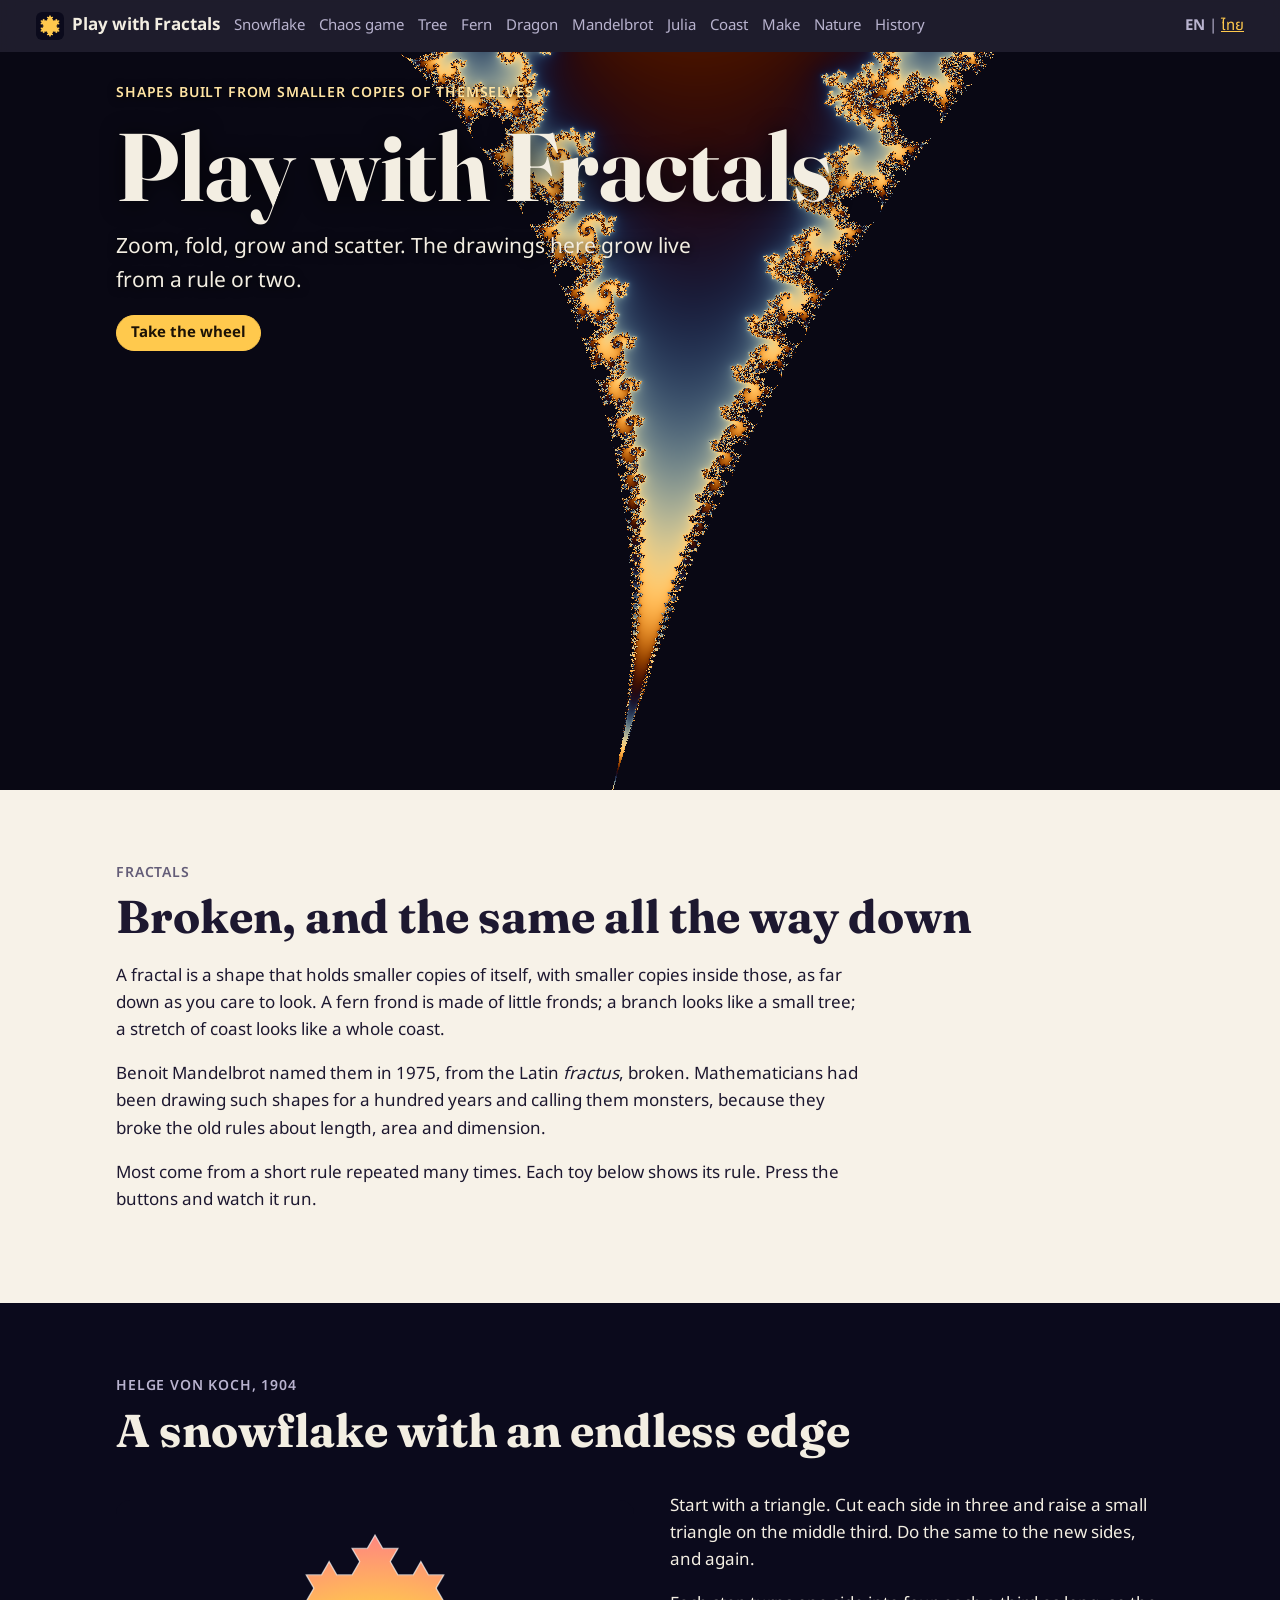
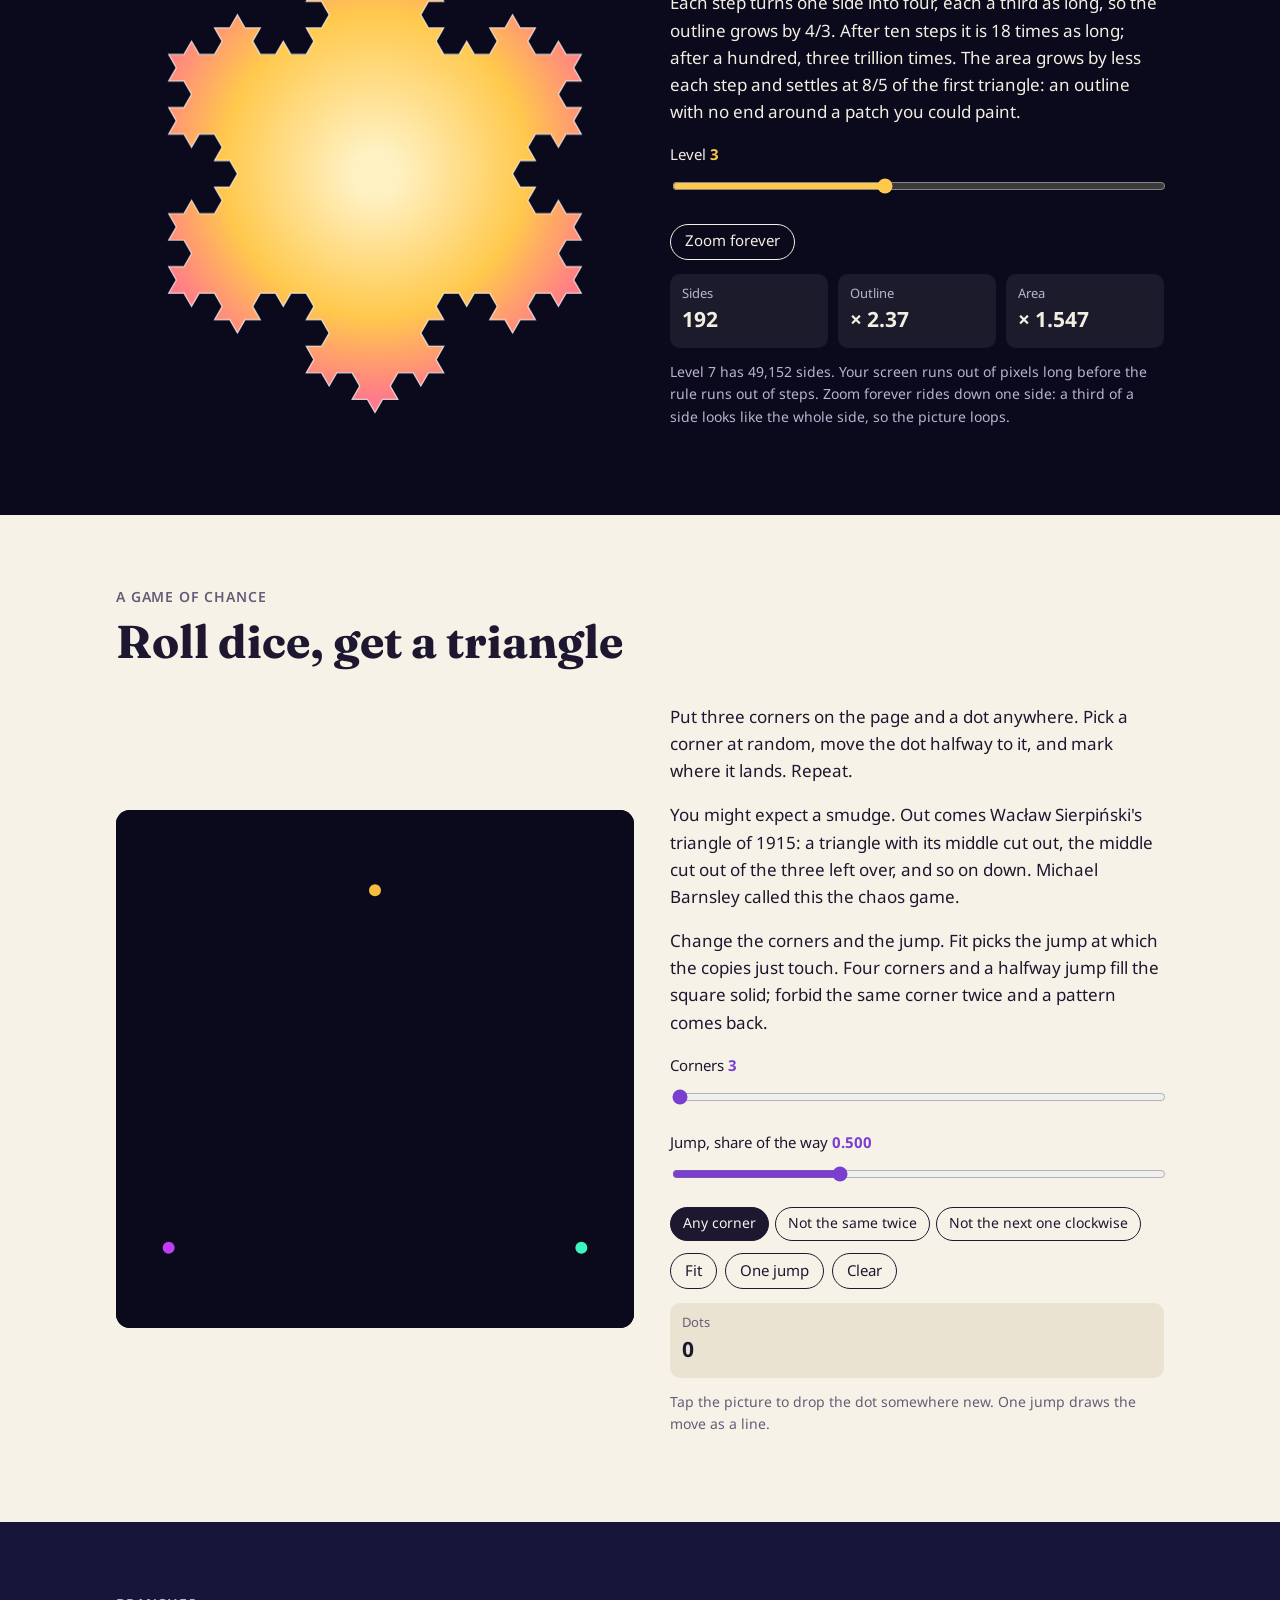
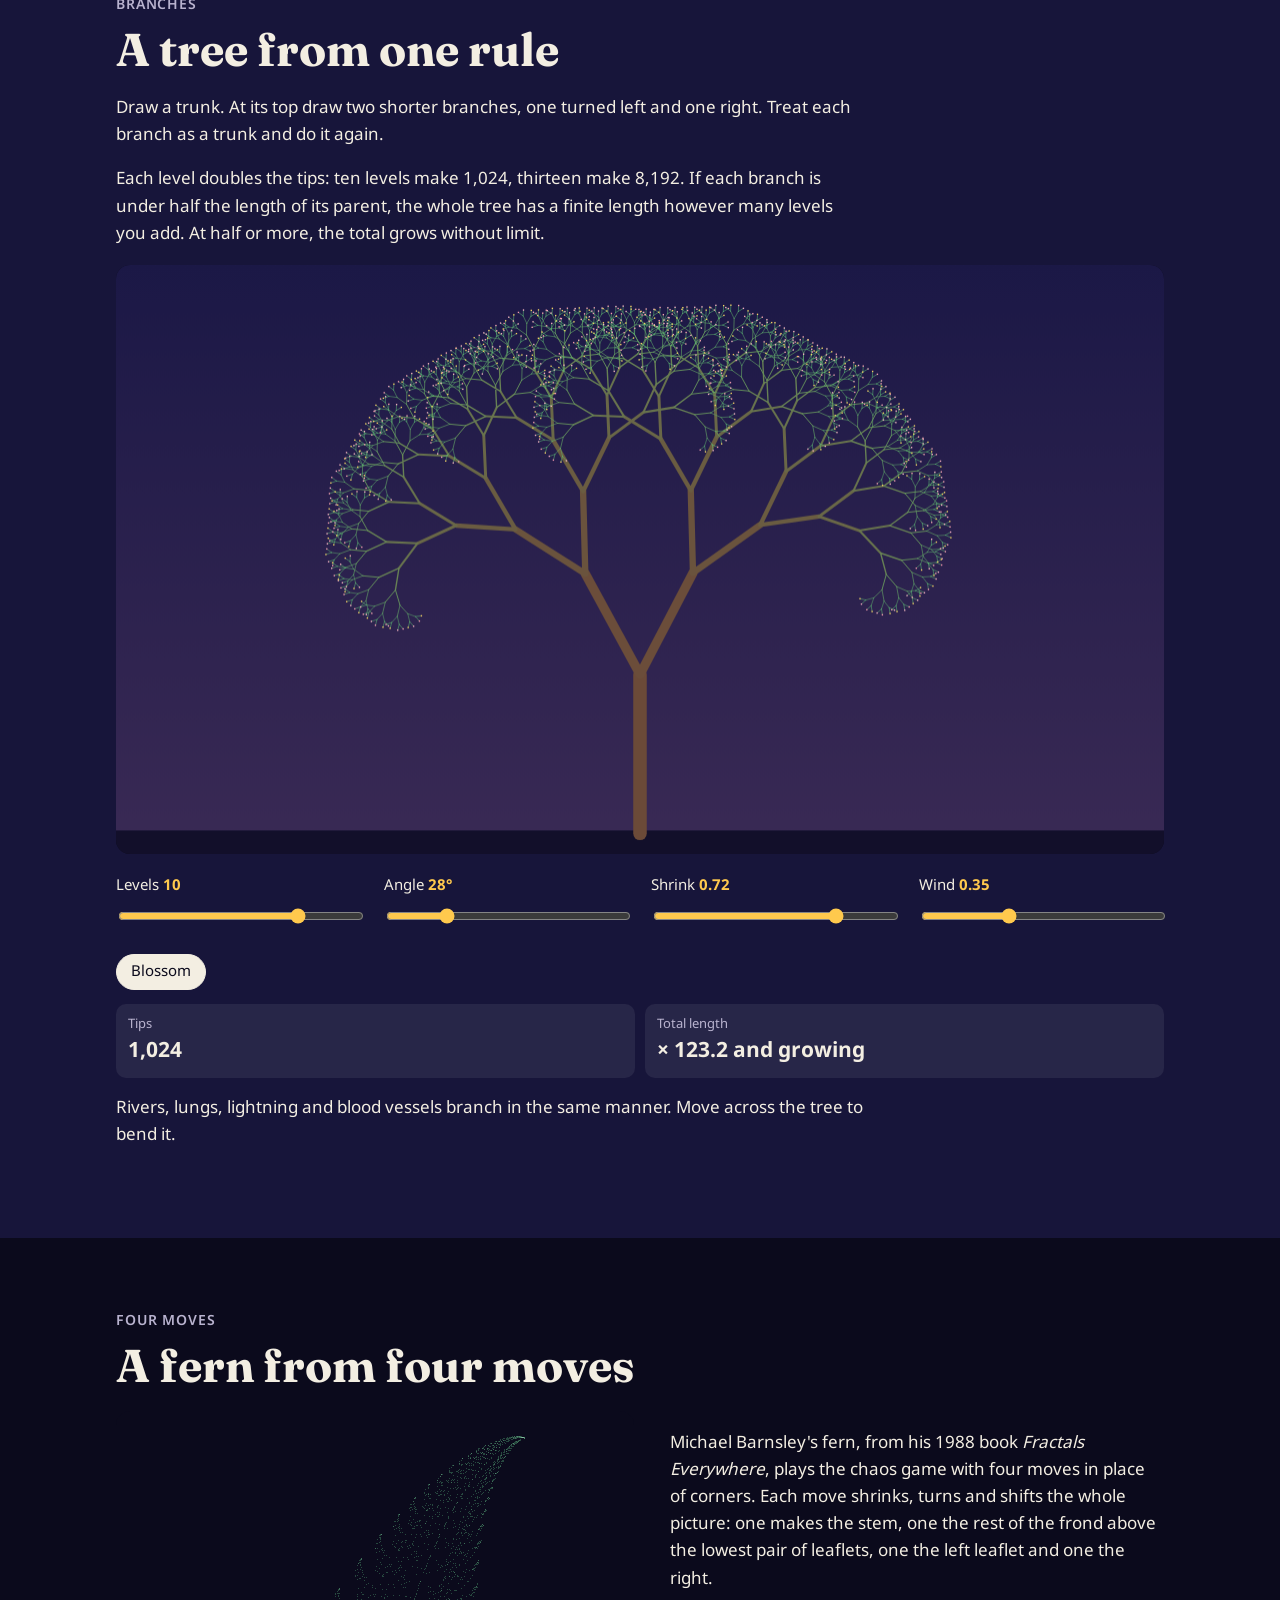
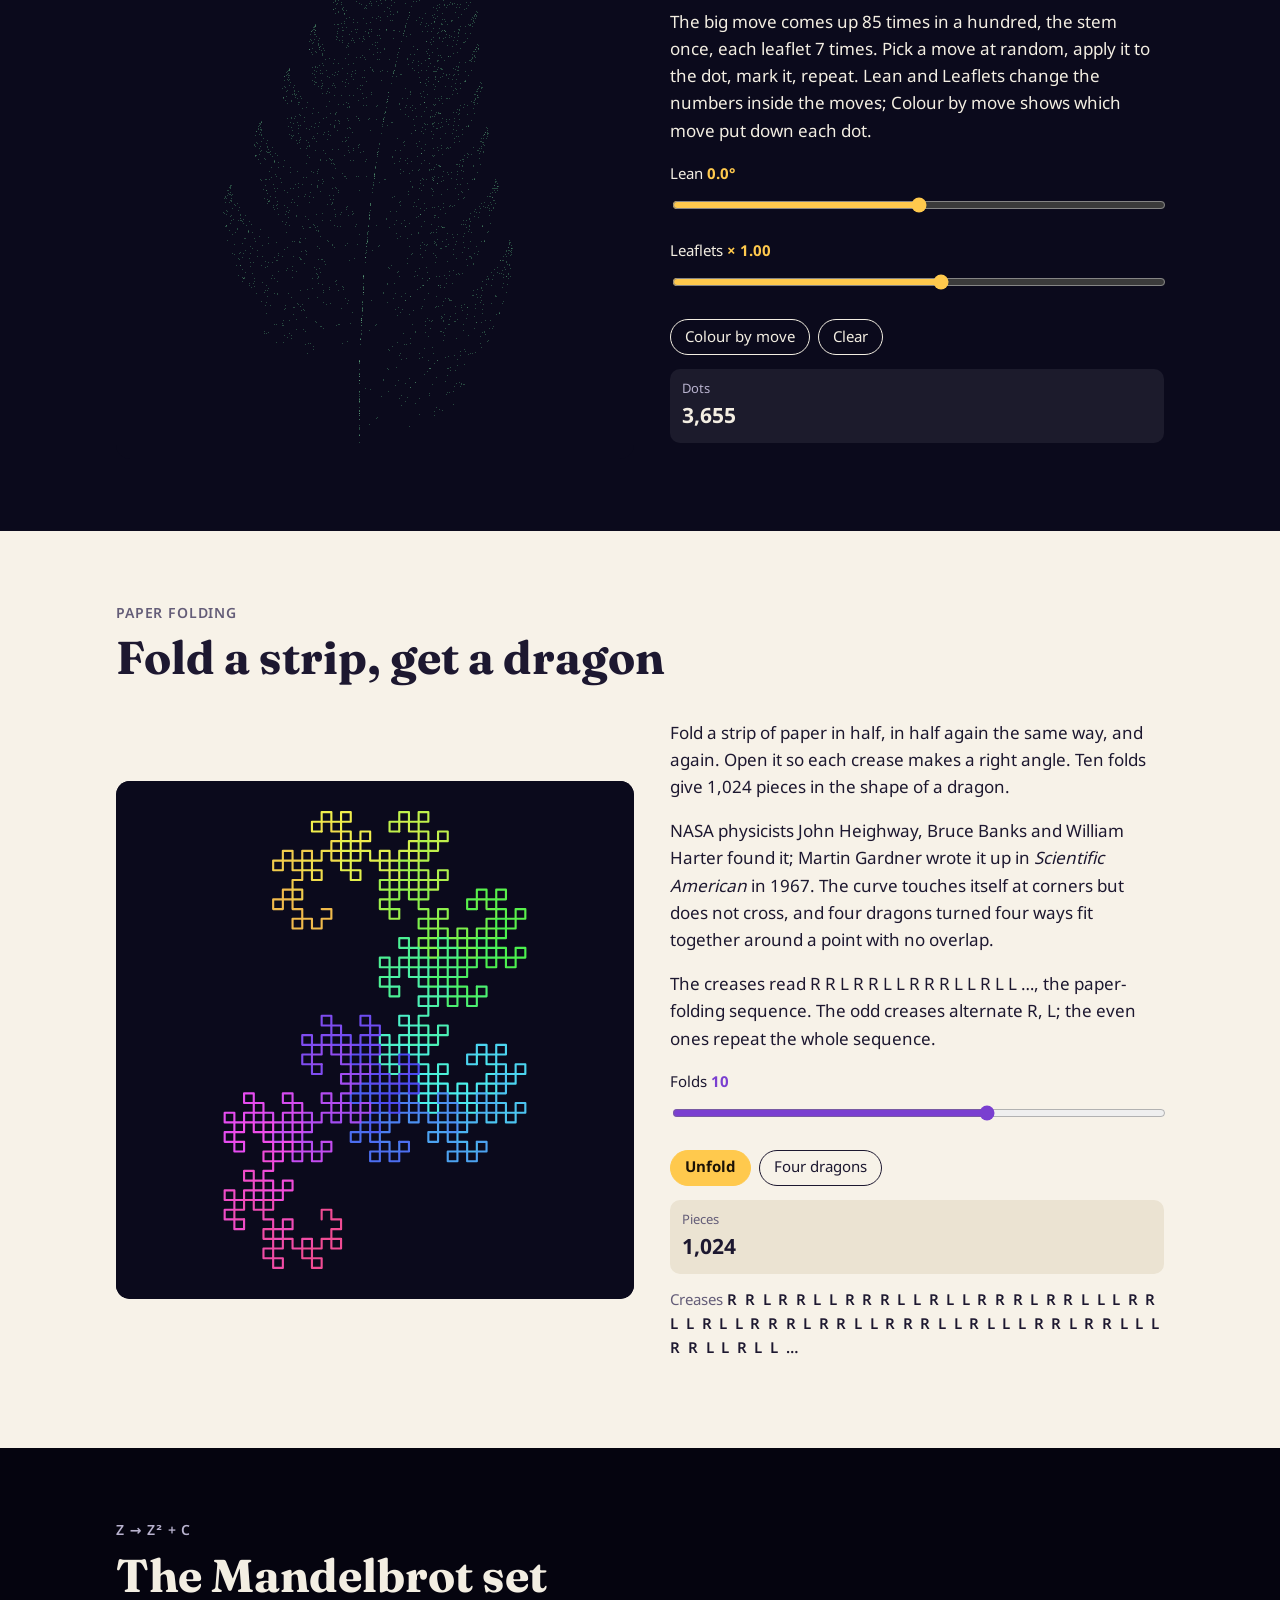
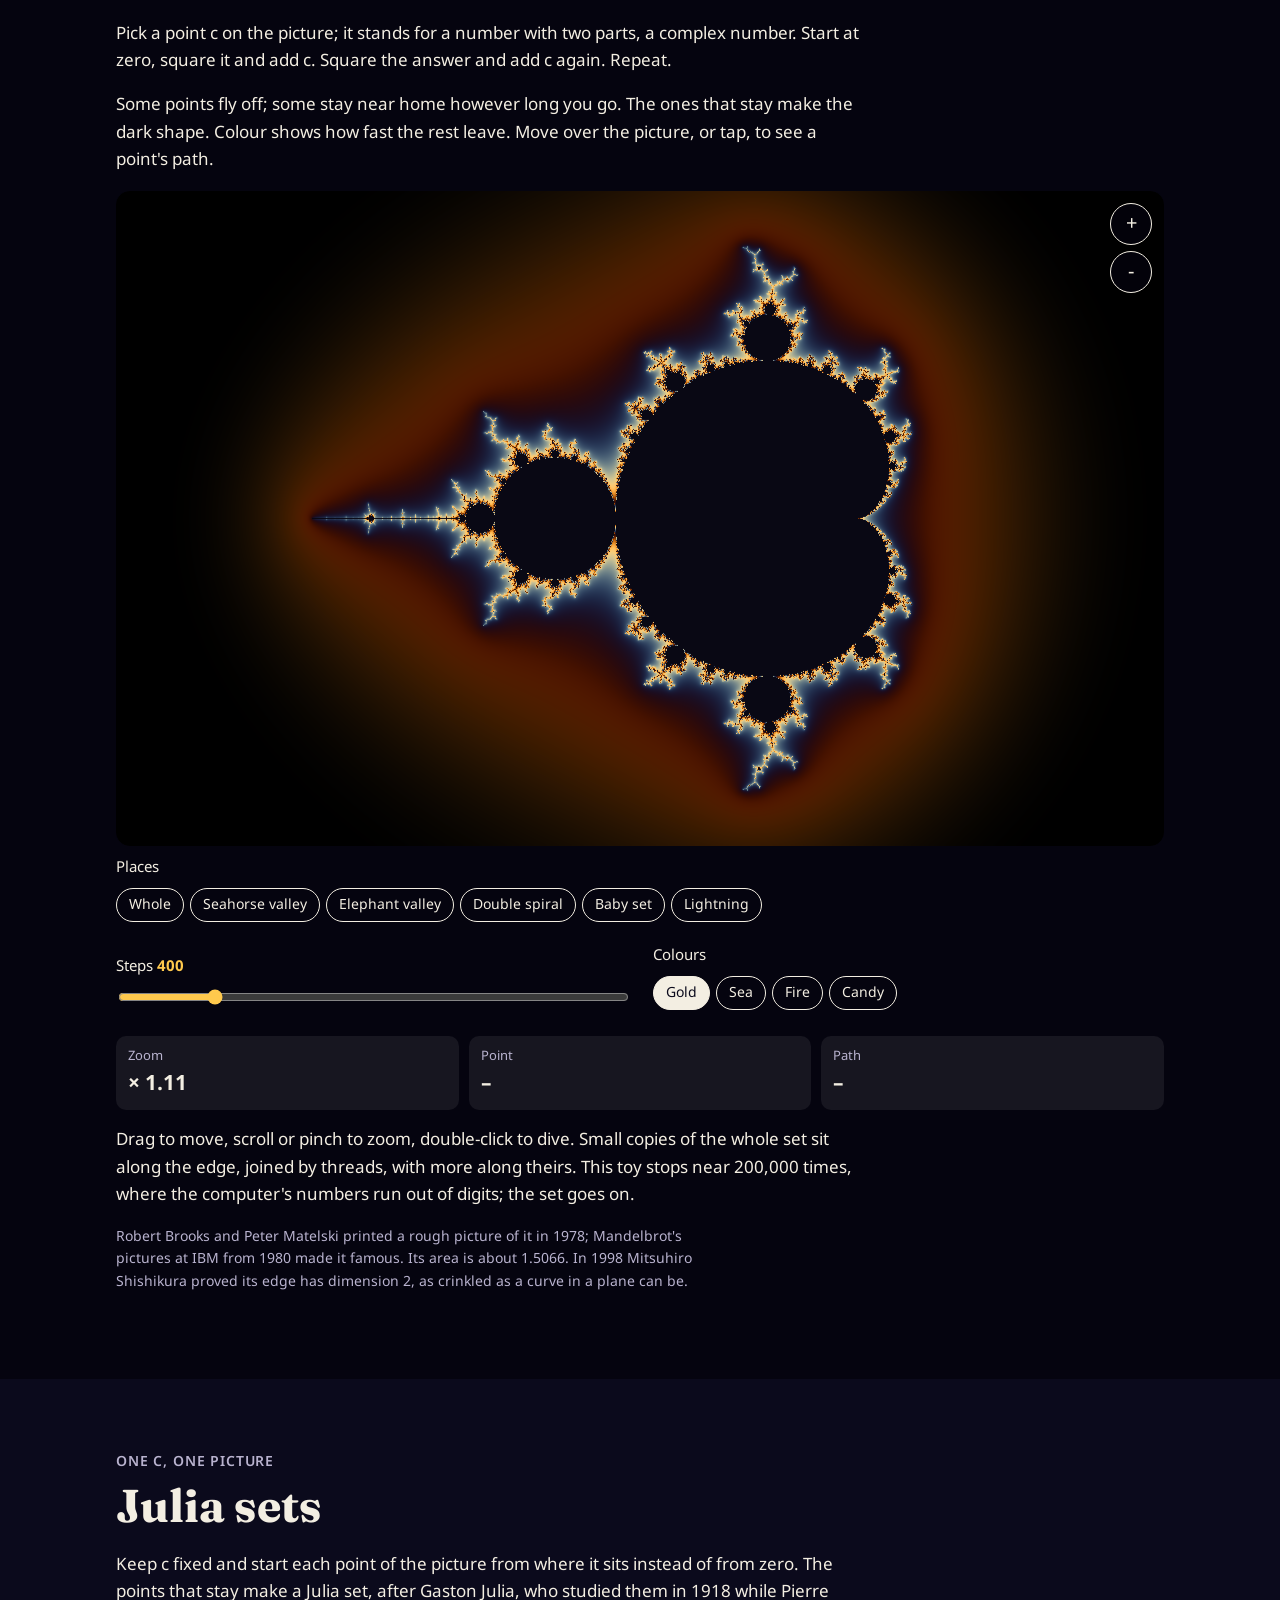
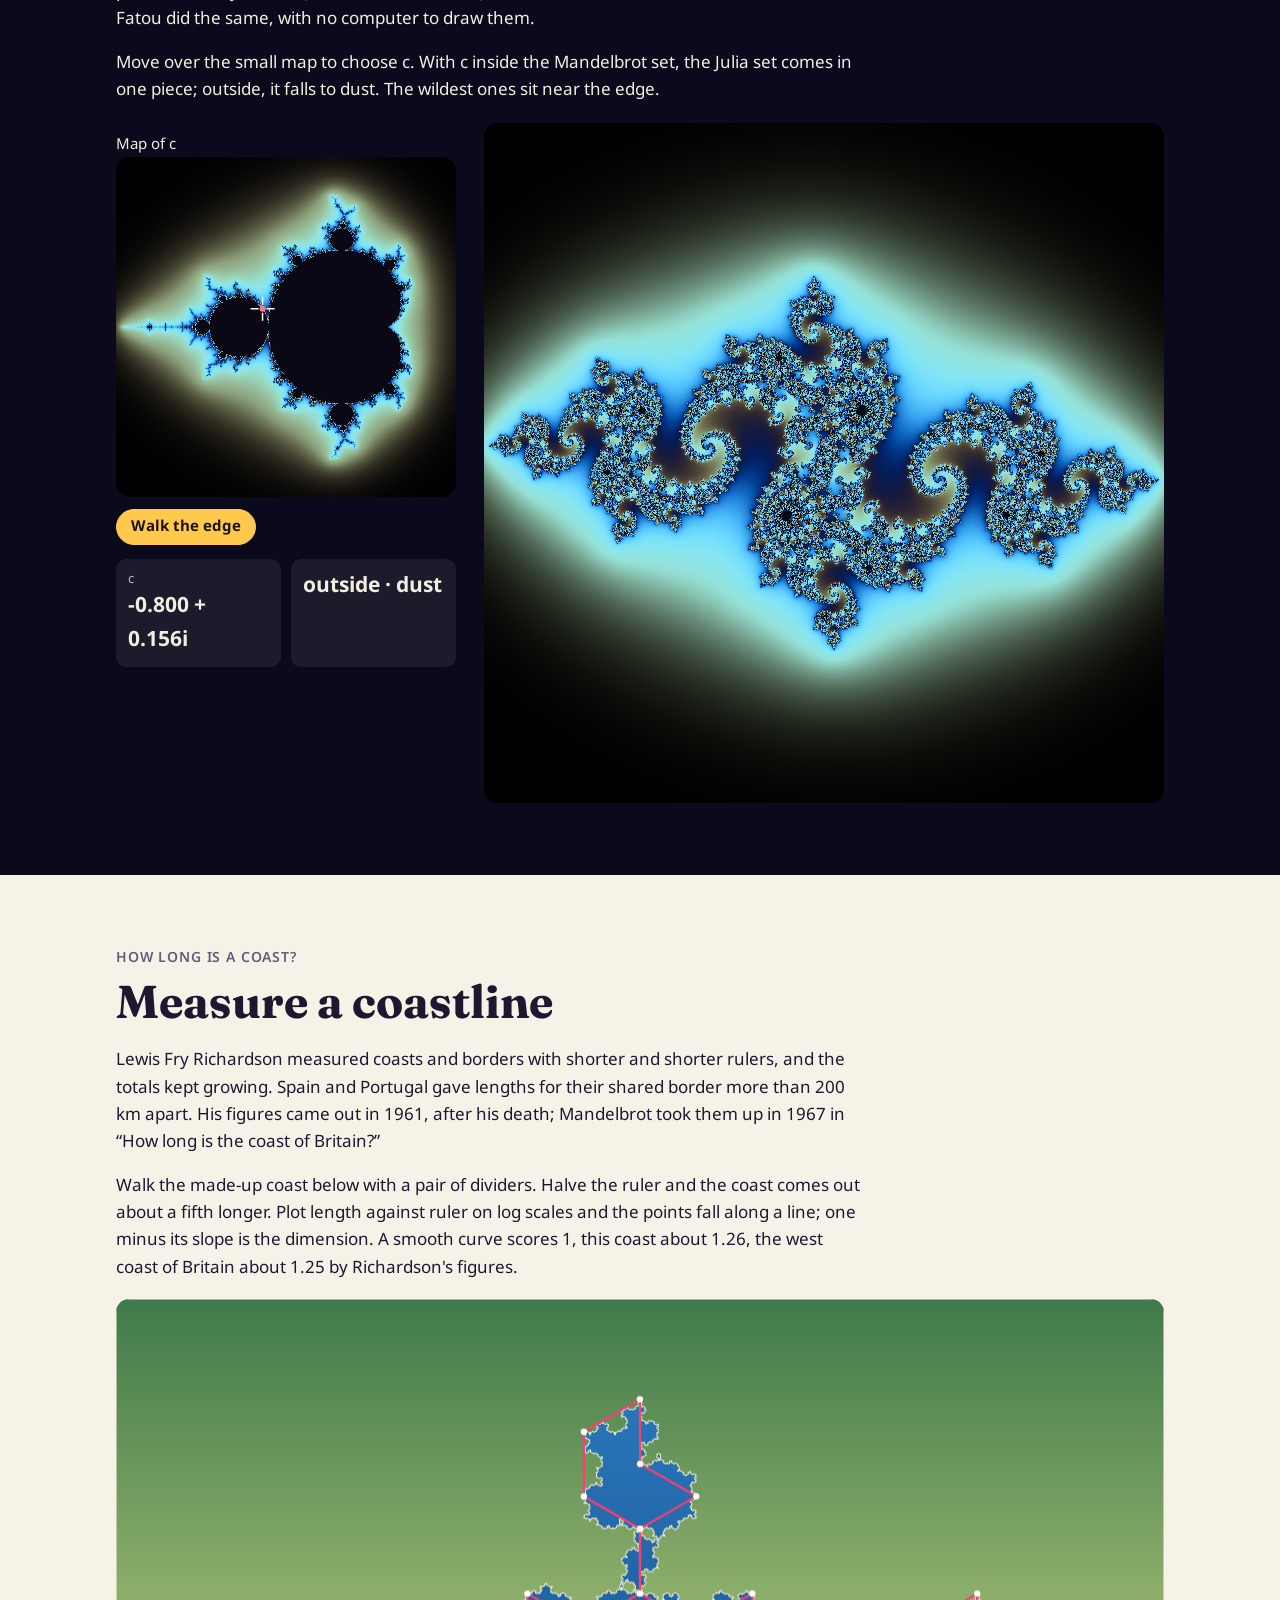
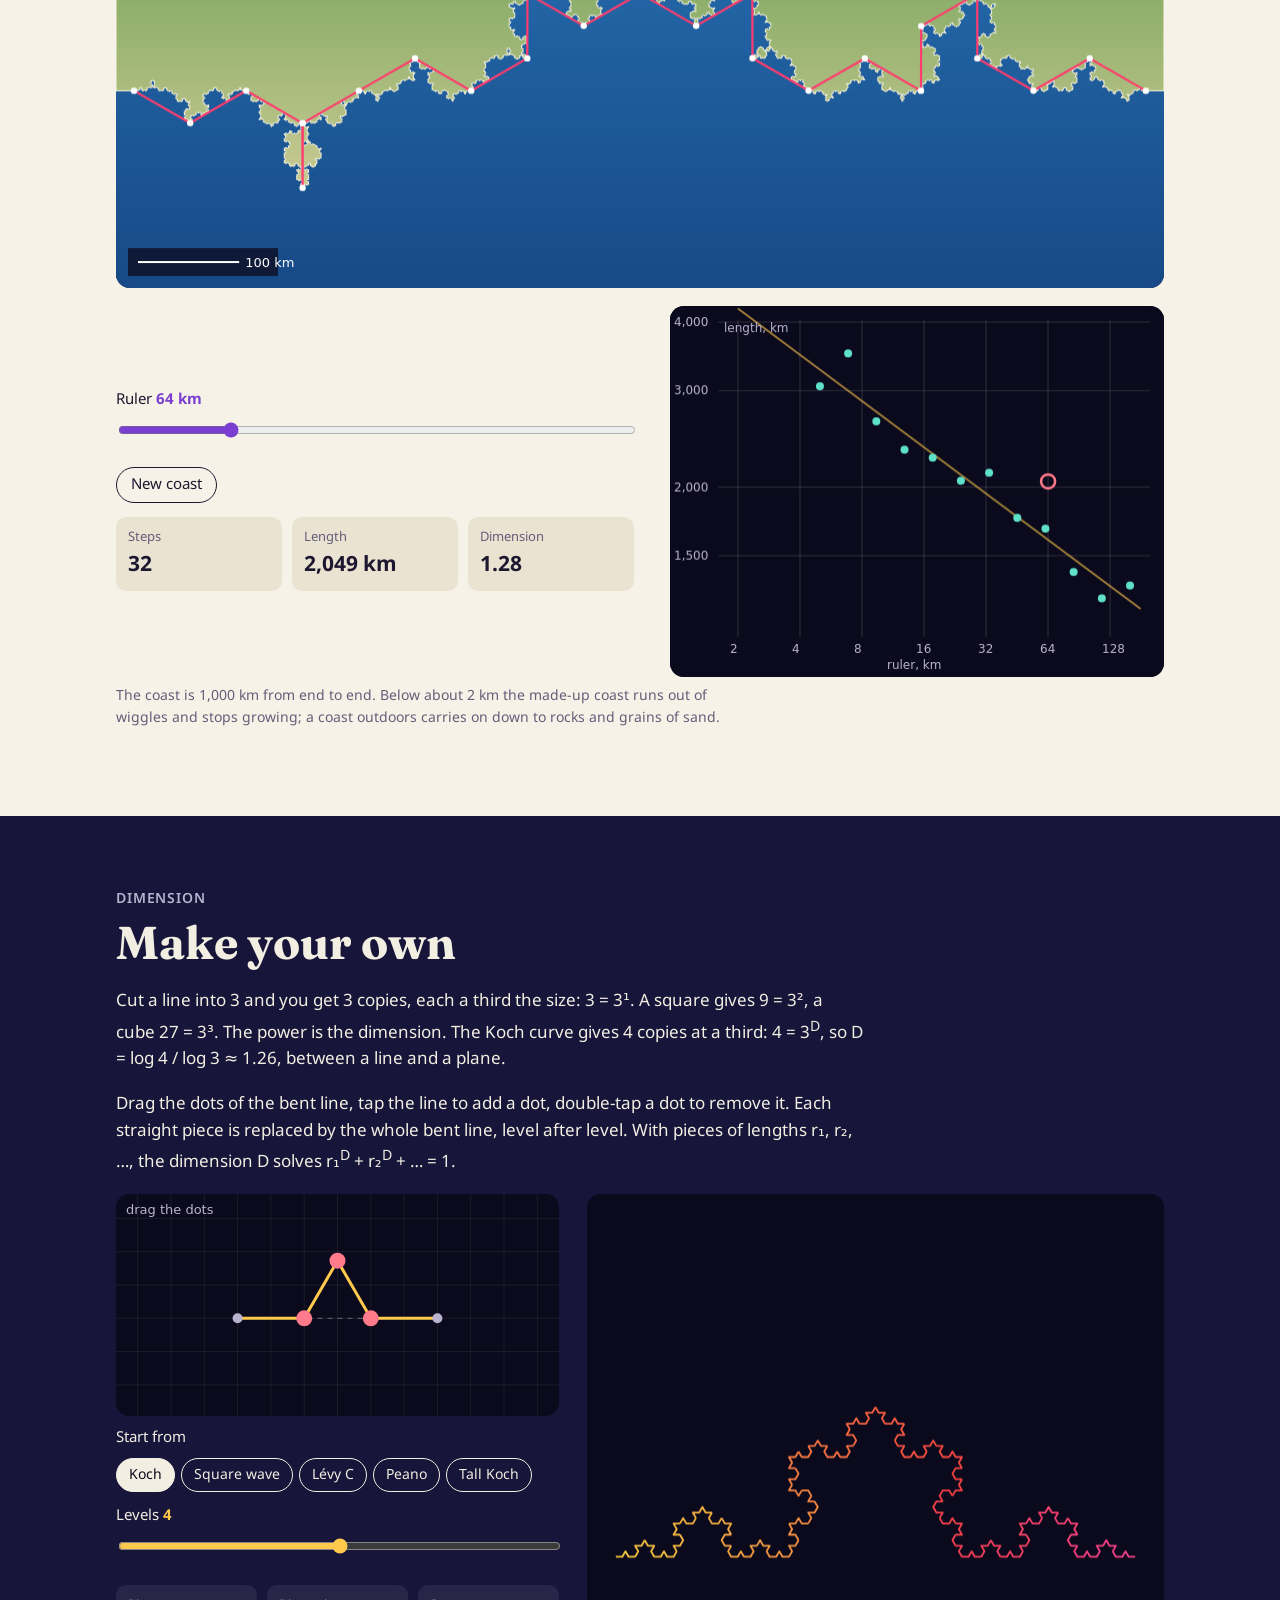
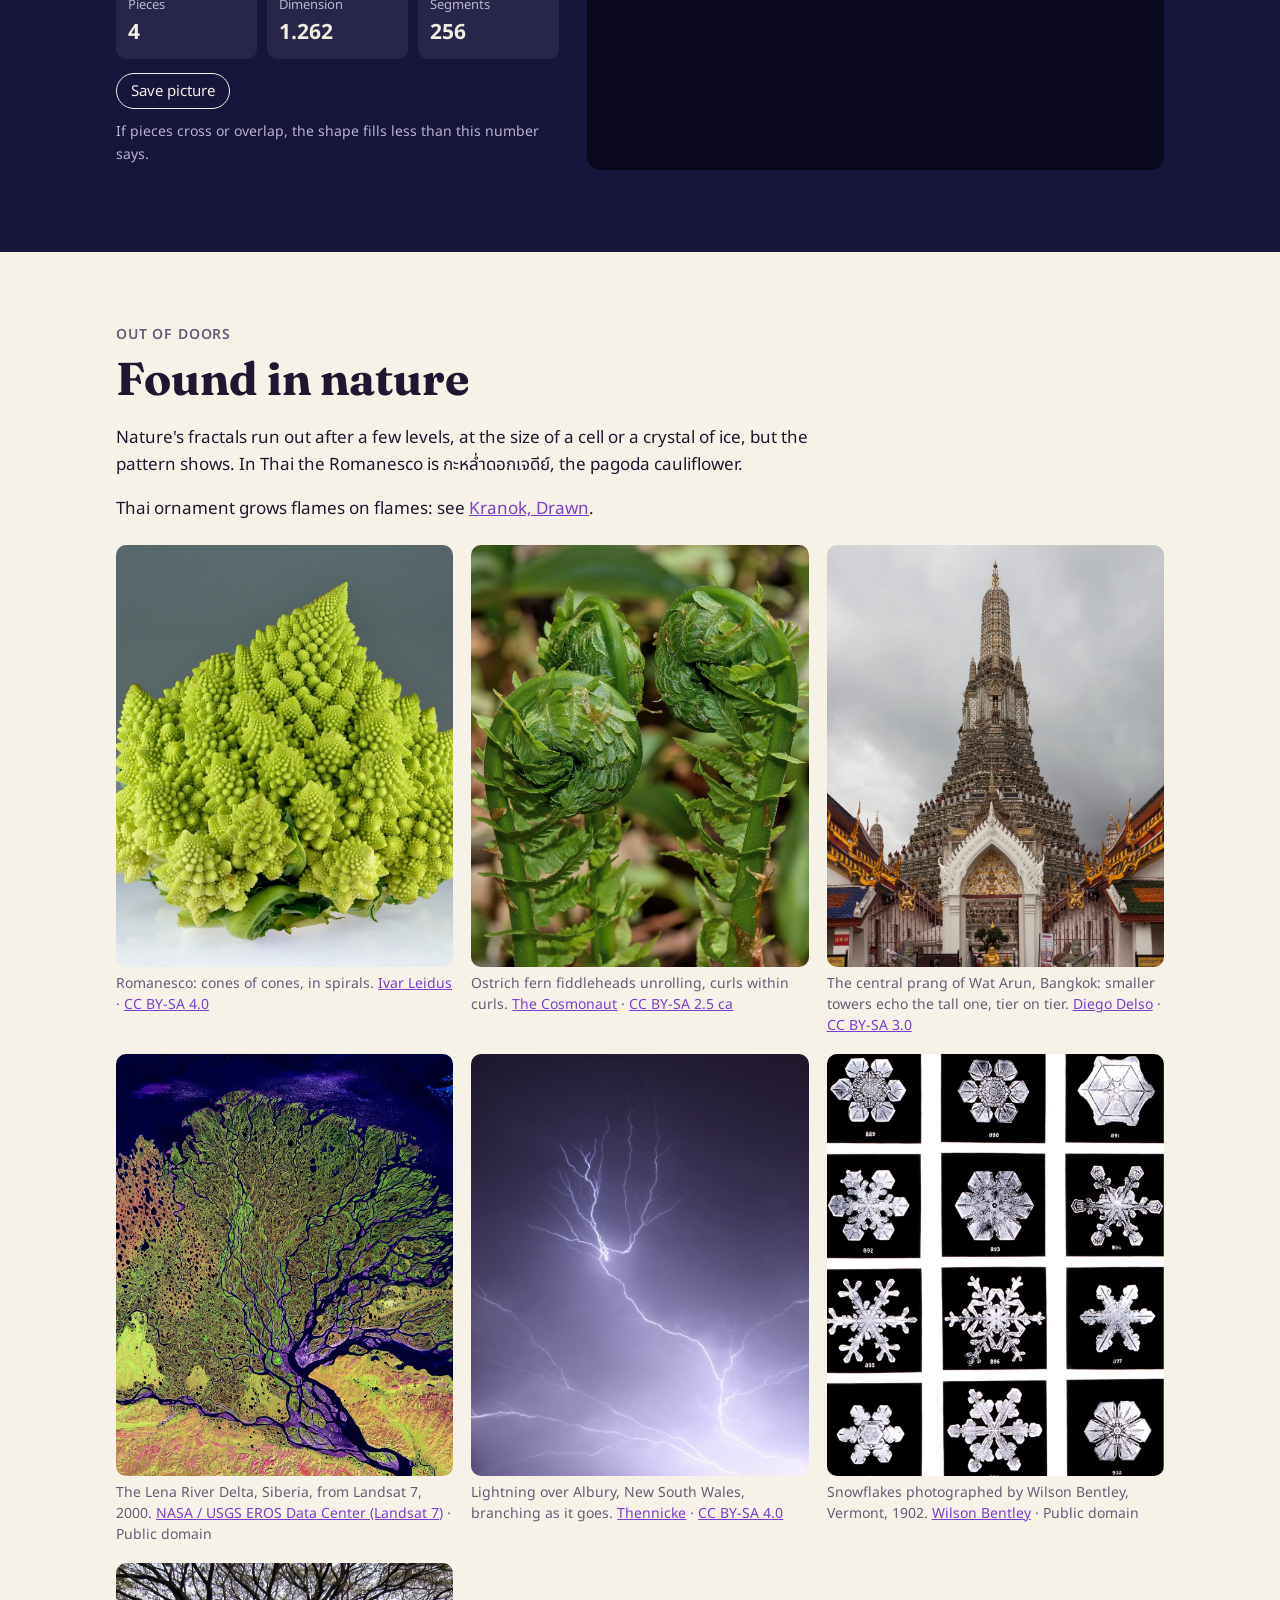
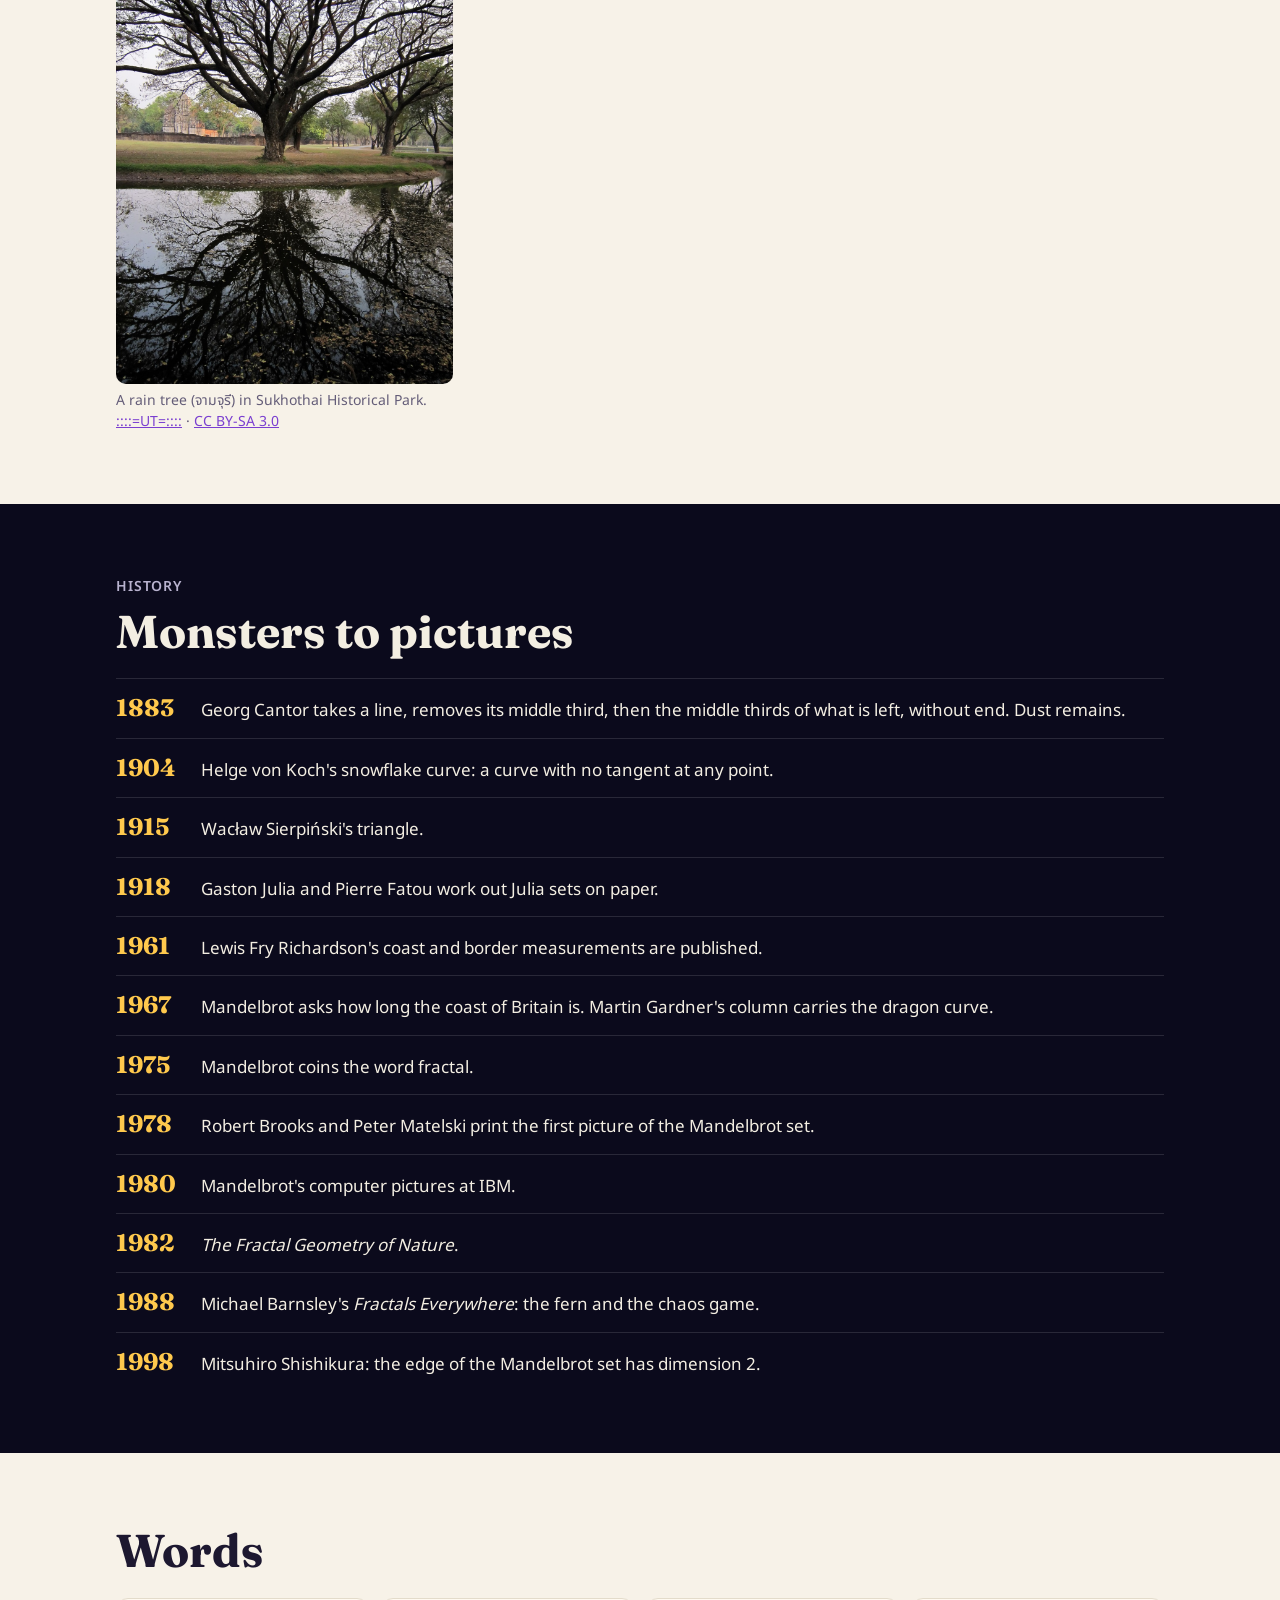
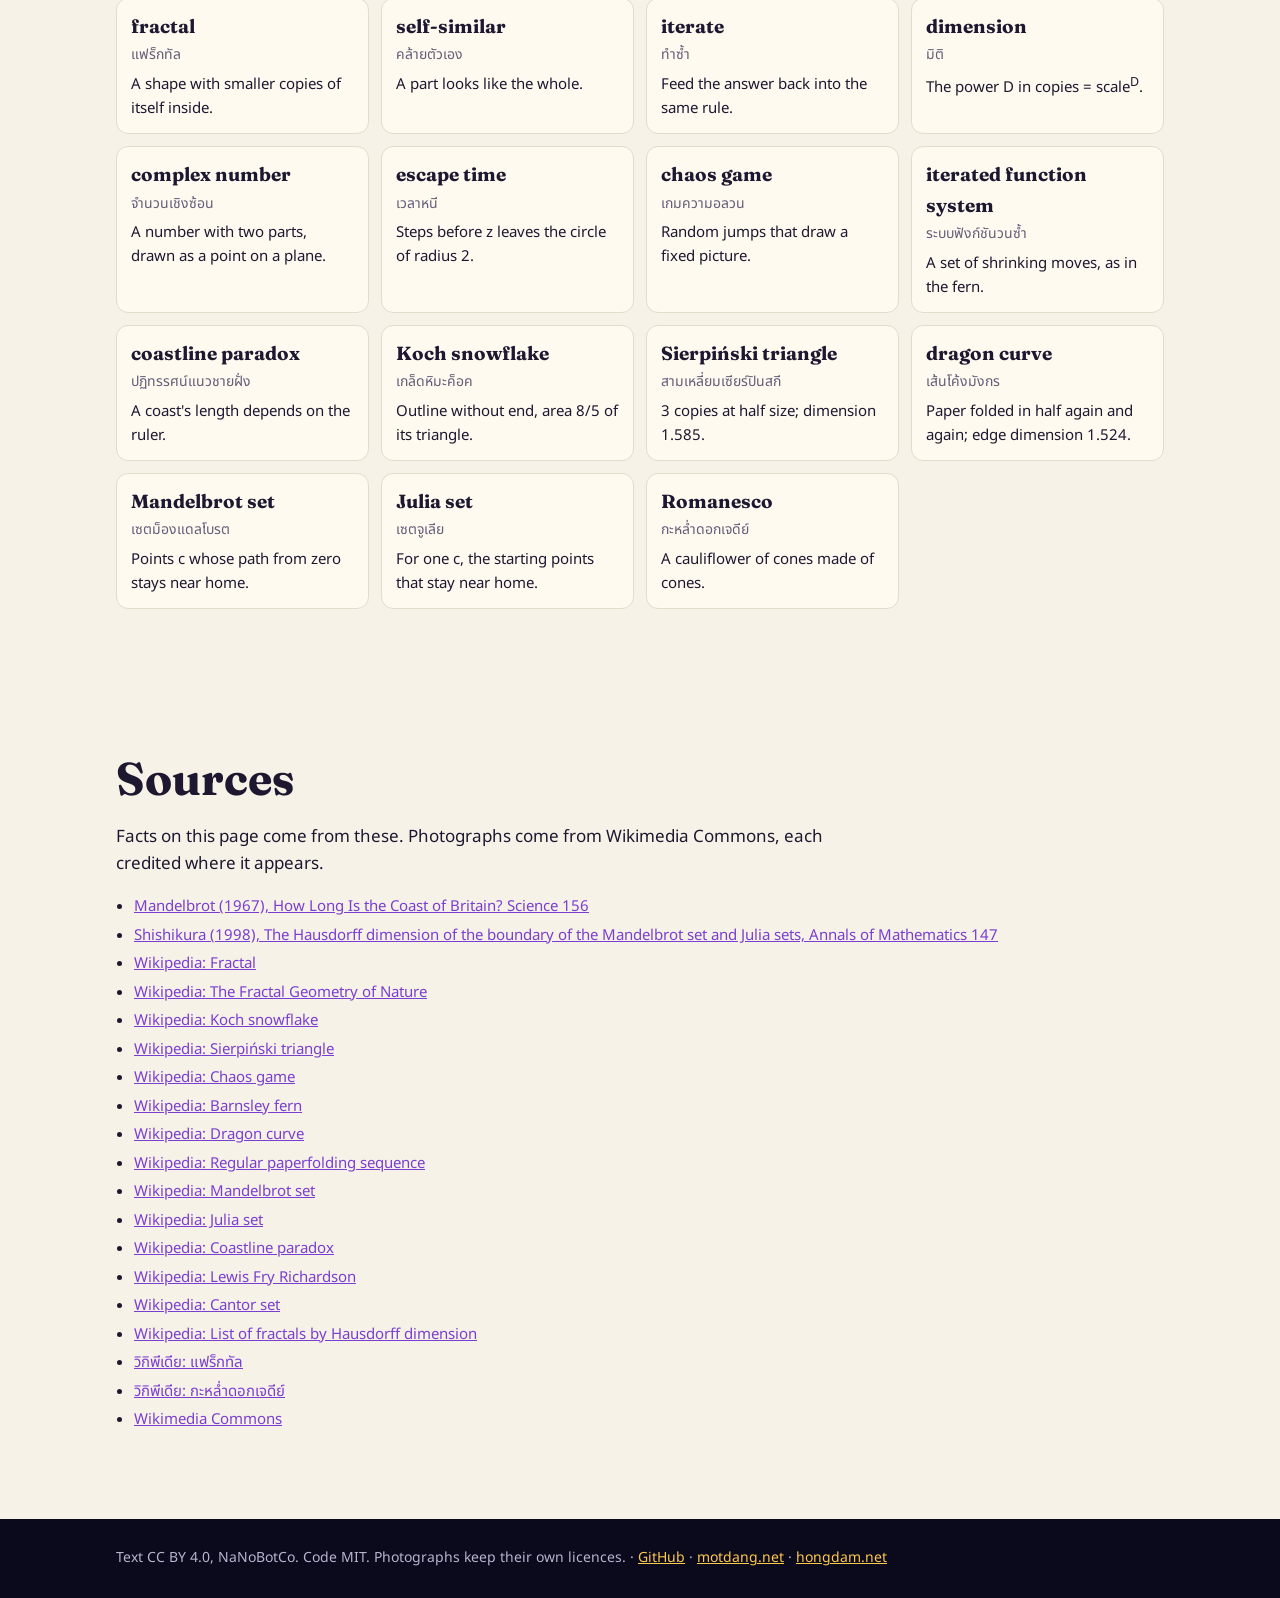
<file: docs/index.html>
<!doctype html><html lang="en" translate="no" class="notranslate"><head>
<meta charset="utf-8"><meta name="viewport" content="width=device-width,initial-scale=1">
<meta name="google" content="notranslate">
<script>if(/[.]translate[.]goog$/.test(location.hostname))location.replace("https://"+location.hostname.slice(0,-15).replace(/--/g,"~").replace(/-/g,".").replace(/~/g,"-")+location.pathname+location.search.replace(/([?&])_x_tr_[^&]*/g,"$1").replace(/[?&]+$/,"").replace(/[?]&+/,"?")+location.hash)</script>
<title>Play with Fractals · เล่นกับแฟร็กทัล</title>
<meta name="description" content="Fractals to play with, drawn live: the Koch snowflake, the chaos game, a tree, Barnsley&#x27;s fern, the paper-folding dragon, the Mandelbrot and Julia sets, a coastline to measure and your own fractal with its dimension. In English and Thai.">
<meta name="theme-color" content="#0b0a1c">
<link rel="canonical" href="https://nanobotco.github.io/fractals/">
<link rel="alternate" hreflang="en" href="https://nanobotco.github.io/fractals/"><link rel="alternate" hreflang="th" href="https://nanobotco.github.io/fractals/th/"><link rel="alternate" hreflang="x-default" href="https://nanobotco.github.io/fractals/">
<meta property="og:type" content="website"><meta property="og:site_name" content="Play with Fractals · เล่นกับแฟร็กทัล">
<meta property="og:title" content="Play with Fractals"><meta property="og:description" content="Fractals to play with, drawn live: the Koch snowflake, the chaos game, a tree, Barnsley&#x27;s fern, the paper-folding dragon, the Mandelbrot and Julia sets, a coastline to measure and your own fractal with its dimension. In English and Thai."><meta property="og:url" content="https://nanobotco.github.io/fractals/">
<meta property="og:image" content="https://nanobotco.github.io/fractals/card.jpg"><meta property="og:image:secure_url" content="https://nanobotco.github.io/fractals/card.jpg"><meta property="og:image:type" content="image/jpeg">
<meta property="og:image:width" content="1200"><meta property="og:image:height" content="630">
<meta property="og:image:alt" content="The Mandelbrot set in gold on night blue, with the title Play with Fractals">
<meta property="og:locale" content="en_US"><meta property="og:locale:alternate" content="th_TH">
<meta name="twitter:card" content="summary_large_image"><meta name="twitter:image" content="https://nanobotco.github.io/fractals/card.jpg">
<link rel="icon" href="icon.svg" type="image/svg+xml">
<link rel="alternate" type="text/plain" href="https://nanobotco.github.io/fractals/llms.txt" title="llms.txt">
<link rel="preconnect" href="https://fonts.googleapis.com"><link rel="preconnect" href="https://fonts.gstatic.com" crossorigin>
<link href="https://fonts.googleapis.com/css2?family=Fraunces:opsz,wght@9..144,600;9..144,700&family=Noto+Sans+Thai:wght@400;600;700&family=Noto+Serif+Thai:wght@600;700&display=swap" rel="stylesheet">
<script>if(/[?&]card/.test(location.search))document.documentElement.classList.add("card")</script>
<style>:root{--night:#0b0a1c;--rock:#17153a;--ink:#f3eee2;--dim:#b9b3cf;--lamp:#ffc94d;--coral:#ff7a8a;--teal:#5fe0c8;--paper:#f7f2e8;--text:#1d1830;--mute:#645d78;--rule:#e3dccb}
*{box-sizing:border-box}
html{scroll-behavior:smooth;-webkit-text-size-adjust:100%}
body{margin:0;background:var(--paper);color:var(--text);font:17px/1.6 "Noto Sans Thai",system-ui,-apple-system,"Segoe UI",sans-serif;overflow-x:hidden}
html[lang=th] body{font-size:18px;line-height:1.75}
a{color:#7a3fd0}
h1,h2,h3{font-family:Fraunces,"Noto Serif Thai",Georgia,serif;font-weight:700;line-height:1.15;margin:0 0 .4em}
html[lang=th] h1,html[lang=th] h2,html[lang=th] h3{font-family:"Noto Serif Thai",Fraunces,serif;line-height:1.35}
h2{font-size:clamp(28px,4.6vw,46px)}
.in{max-width:1080px;margin:0 auto;padding:0 16px}
.kick{font-size:14px;letter-spacing:.06em;text-transform:uppercase;color:var(--mute);margin:0 0 .5em;font-weight:600}
html[lang=th] .kick{text-transform:none;letter-spacing:0}
.sec{padding:72px 0}
.sec p{max-width:44em}
.dark,.night,.rock{color:var(--ink)}
.dark{background:var(--night)}
.night{background:#05040f}
.rock{background:var(--rock)}
.dark a,.night a,.rock a{color:var(--lamp)}
.dark .kick,.night .kick,.rock .kick{color:var(--dim)}
canvas{display:block;width:100%;touch-action:pan-y}
.cv{border-radius:14px;background:var(--night)}
.cv.sq{aspect-ratio:1/1}
.cv.tall{aspect-ratio:4/5}
.cv.wide{aspect-ratio:16/9}
.cv.big{aspect-ratio:16/10;max-height:78vh}
.cv.ll{aspect-ratio:4/3}
.cv.gen{aspect-ratio:2/1}
.cv.mk{aspect-ratio:1/1}
.cv.jw{aspect-ratio:1/1}
@media (max-width:720px){.cv.wide,.cv.big{aspect-ratio:4/3}}
.note{font-size:14px;color:var(--mute);margin-top:.6em}
.dark .note,.night .note,.rock .note{color:var(--dim)}
header.top{position:sticky;top:0;z-index:20;background:rgba(11,10,28,.92);backdrop-filter:blur(8px);-webkit-backdrop-filter:blur(8px);color:var(--ink);transition:transform .25s}
header.top .in{display:flex;align-items:center;gap:14px;min-height:52px;max-width:1240px}
.brand{display:flex;align-items:center;gap:8px;color:var(--ink);text-decoration:none;font-weight:700;white-space:nowrap}
header.top nav{display:flex;gap:14px;overflow-x:auto;scrollbar-width:none;flex:1;font-size:15px}
header.top nav::-webkit-scrollbar{display:none}
header.top nav a{color:var(--dim);text-decoration:none;white-space:nowrap;padding:6px 0}
header.top nav a:hover{color:var(--lamp)}
.lang{white-space:nowrap;font-size:15px;color:var(--dim)}
.lang a{color:var(--lamp)}
body.nav-away header.top{transform:translateY(-100%)}
@media (max-width:720px){.brand span{display:none}}
.hero{position:relative;background:#05040f;color:var(--ink);overflow:hidden}
.hero canvas{height:min(82vh,760px);min-height:480px}
.hero-t{position:absolute;left:0;right:0;top:0;padding:30px 16px 0;max-width:1080px;margin:0 auto;pointer-events:none}
.hero-t h1{font-size:clamp(42px,8vw,96px);margin:0;text-shadow:0 2px 22px rgba(0,0,0,.75)}
.hero-t .kick{color:#ffe4a3;text-shadow:0 1px 8px #000}
.hero-t .lede{font-size:clamp(17px,2.2vw,21px);max-width:28em;text-shadow:0 1px 10px #000;margin:.4em 0 0}
.hero-t .go{pointer-events:auto;margin-top:18px}
.hero-t .go a{text-decoration:none;display:inline-block}
.pill{font:inherit;font-size:15px;border:1.5px solid currentColor;background:transparent;color:inherit;border-radius:999px;padding:6px 14px;cursor:pointer;min-height:36px;line-height:1.4}
.pill.hot{background:var(--lamp);color:#1b1206;border-color:var(--lamp);font-weight:700}
.pill[aria-pressed=true]{background:var(--ink);color:var(--night);border-color:var(--ink)}
.sec:not(.dark):not(.night):not(.rock) .pill[aria-pressed=true]{background:var(--text);color:var(--paper);border-color:var(--text)}
.btns{display:flex;flex-wrap:wrap;gap:8px;margin:12px 0}
.seg{display:flex;flex-wrap:wrap;gap:6px;margin:8px 0 12px}
.seg .pill{font-size:14px;padding:5px 12px;min-height:34px}
.two{display:grid;grid-template-columns:1.05fr 1fr;gap:36px;align-items:center}
@media (max-width:860px){.two{grid-template-columns:1fr}}
.ctl4{display:grid;grid-template-columns:repeat(auto-fit,minmax(200px,1fr));gap:4px 22px;margin-top:10px}
.ctl2{display:grid;grid-template-columns:repeat(auto-fit,minmax(260px,1fr));gap:4px 26px;align-items:end}
.jgrid{display:grid;grid-template-columns:minmax(0,1fr) minmax(0,2fr);gap:28px;margin-top:18px;align-items:start}
.mgrid{display:grid;grid-template-columns:minmax(0,1fr) minmax(0,1.3fr);gap:28px;margin-top:18px;align-items:start}
@media (max-width:860px){.jgrid,.mgrid{grid-template-columns:1fr}}
.stage{position:relative}
.stage .ov{position:absolute;inset:0;width:100%;height:100%;pointer-events:none}
#mandelcv{touch-action:none;cursor:grab}
#pickcv{touch-action:none;cursor:crosshair}
#gencv{touch-action:none;cursor:pointer}
#chaoscv{cursor:crosshair}
.zb{position:absolute;right:12px;top:12px;display:flex;flex-direction:column;gap:6px}
.zb .pill{background:rgba(5,4,15,.7);color:var(--ink);font-size:20px;width:42px;height:42px;padding:0}
.readout{display:grid;grid-template-columns:repeat(auto-fit,minmax(130px,1fr));gap:10px;margin:14px 0}
.readout div{background:rgba(255,255,255,.07);border-radius:10px;padding:10px 12px;min-width:0}
.sec:not(.dark):not(.night):not(.rock) .readout div{background:#ebe3d2}
.readout span{display:block;font-size:13px;color:var(--dim)}
.sec:not(.dark):not(.night):not(.rock) .readout span{color:var(--mute)}
.readout b{font-size:21px;font-variant-numeric:tabular-nums;overflow-wrap:anywhere}
input[type=range]{width:100%;accent-color:var(--lamp);min-height:32px}
.sec:not(.dark):not(.night):not(.rock) input[type=range]{accent-color:#7a3fd0}
label.lab,p.lab{display:block;font-size:15px;margin:10px 0 0}
label.lab b{font-variant-numeric:tabular-nums;color:var(--lamp)}
.sec:not(.dark):not(.night):not(.rock) label.lab b{color:#7a3fd0}
.creases{font-size:15px;overflow-wrap:anywhere;font-variant-numeric:tabular-nums}
.creases span{color:var(--mute)}
.creases b{letter-spacing:.12em;font-weight:600}
.ph{display:grid;grid-template-columns:repeat(auto-fit,minmax(280px,1fr));gap:18px;margin-top:22px}
.ph figure{margin:0}
.ph img{width:100%;height:auto;aspect-ratio:4/5;object-fit:cover;border-radius:10px;display:block;background:#ddd}
.ph figcaption{font-size:14px;color:var(--mute);margin-top:6px;line-height:1.5}
.tl{list-style:none;padding:0;margin:20px 0 0;display:grid;gap:10px}
.tl li{display:grid;grid-template-columns:4.2em 1fr;gap:14px;align-items:baseline;border-top:1px solid rgba(255,255,255,.12);padding-top:10px}
.tl b{font-family:Fraunces,Georgia,serif;font-size:24px;color:var(--lamp)}
.glos{display:grid;grid-template-columns:repeat(auto-fill,minmax(250px,1fr));gap:12px;margin-top:20px}
.glos div{background:#fffaf0;border:1px solid var(--rule);border-radius:12px;padding:12px 14px}
.glos b{display:block;font-size:19px;font-family:Fraunces,"Noto Serif Thai",serif}
.glos i{font-style:normal;color:var(--mute);font-size:14px}
.glos p{margin:.3em 0 0;font-size:15px}
.src{font-size:15px;padding-left:1.2em}
.src li{margin:.3em 0}
footer.bot{background:var(--night);color:var(--dim);padding:28px 0;font-size:14px}
footer.bot a{color:var(--lamp)}
.cardline{display:none;font-size:24px;color:#ffe4a3;margin-top:16px;text-shadow:0 1px 8px #000}
.cardline span{font-size:19px;color:var(--lamp)}
html.card header.top,html.card main>section:not(.hero),html.card footer,html.card .go,html.card .lede{display:none}
html.card .hero canvas{height:100vh;min-height:0}
html.card .hero-t{padding-top:52px;padding-left:60px;max-width:none}
html.card .hero-t h1{font-size:104px}
html.card .cardline{display:block}
@media (prefers-reduced-motion:reduce){html{scroll-behavior:auto}}
</style>
</head><body>
<header class="top"><div class="in"><a class="brand" href="#top"><img src="icon.svg" width="28" height="28" alt=""><span>Play with Fractals</span></a>
<nav aria-label="Sections"><a href="#koch">Snowflake</a><a href="#chaos">Chaos game</a><a href="#tree">Tree</a><a href="#fern">Fern</a><a href="#dragon">Dragon</a><a href="#mandel">Mandelbrot</a><a href="#julia">Julia</a><a href="#coast">Coast</a><a href="#make">Make</a><a href="#nature">Nature</a><a href="#history">History</a></nav>
<span class="lang"><b>EN</b> | <a href="th/" hreflang="th">ไทย</a></span></div></header>
<main><section id="top" class="hero"><canvas id="scene" role="img" aria-label="The Mandelbrot set, zooming slowly into Seahorse Valley"></canvas>
<div class="hero-t"><p class="kick">Shapes built from smaller copies of themselves</p><h1>Play with Fractals</h1><p class="lede">Zoom, fold, grow and scatter. The drawings here grow live from a rule or two.</p>
<p class="go"><a class="pill hot" href="#mandel">Take the wheel</a></p>
<p class="cardline">เล่นกับแฟร็กทัล · Nine toys, in English and Thai<br><span>nanobotco.github.io/fractals</span></p></div></section>
<section id="what" class="sec "><div class="in"><p class=kick>Fractals</p><h2>Broken, and the same all the way down</h2><p>A fractal is a shape that holds smaller copies of itself, with smaller copies inside those, as far down as you care to look. A fern frond is made of little fronds; a branch looks like a small tree; a stretch of coast looks like a whole coast.</p><p>Benoit Mandelbrot named them in 1975, from the Latin <i>fractus</i>, broken. Mathematicians had been drawing such shapes for a hundred years and calling them monsters, because they broke the old rules about length, area and dimension.</p><p>Most come from a short rule repeated many times. Each toy below shows its rule. Press the buttons and watch it run.</p></div></section>
<section id="koch" class="sec dark"><div class="in"><p class=kick>Helge von Koch, 1904</p><h2>A snowflake with an endless edge</h2><div class="two"><div><canvas id="kochcv" class="cv sq" role="img" aria-label="A snowflake with an endless edge"></canvas></div>
<div><p>Start with a triangle. Cut each side in three and raise a small triangle on the middle third. Do the same to the new sides, and again.</p><p>Each step turns one side into four, each a third as long, so the outline grows by 4/3. After ten steps it is 18 times as long; after a hundred, three trillion times. The area grows by less each step and settles at 8/5 of the first triangle: an outline with no end around a patch you could paint.</p><label class="lab" for="klevel">Level <b id="klevelv"></b></label><input id="klevel" type="range" min="0" max="7" step="1" value="3">
<div class="btns"><button id="kzoom" class="pill" type="button" aria-pressed="false">Zoom forever</button></div>
<div class="readout"><div><span>Sides</span><b id="ksides">–</b></div><div><span>Outline</span><b id="kout">–</b></div><div><span>Area</span><b id="karea">–</b></div></div><p class="note">Level 7 has 49,152 sides. Your screen runs out of pixels long before the rule runs out of steps. Zoom forever rides down one side: a third of a side looks like the whole side, so the picture loops.</p></div></div></div></section>
<section id="chaos" class="sec "><div class="in"><p class=kick>A game of chance</p><h2>Roll dice, get a triangle</h2><div class="two"><div><canvas id="chaoscv" class="cv sq" role="img" aria-label="Roll dice, get a triangle"></canvas></div>
<div><p>Put three corners on the page and a dot anywhere. Pick a corner at random, move the dot halfway to it, and mark where it lands. Repeat.</p><p>You might expect a smudge. Out comes Wacław Sierpiński's triangle of 1915: a triangle with its middle cut out, the middle cut out of the three left over, and so on down. Michael Barnsley called this the chaos game.</p><p>Change the corners and the jump. Fit picks the jump at which the copies just touch. Four corners and a halfway jump fill the square solid; forbid the same corner twice and a pattern comes back.</p><label class="lab" for="gn">Corners <b id="gnv"></b></label><input id="gn" type="range" min="3" max="8" step="1" value="3"><label class="lab" for="gr">Jump, share of the way <b id="grv"></b></label><input id="gr" type="range" min="0.3" max="0.9" step="0.001" value="0.5">
<div class="seg" role="group"><button class="pill" type="button" data-rule="0" aria-pressed="true">Any corner</button><button class="pill" type="button" data-rule="1" aria-pressed="false">Not the same twice</button><button class="pill" type="button" data-rule="2" aria-pressed="false">Not the next one clockwise</button></div>
<div class="btns"><button id="gfit" class="pill" type="button">Fit</button><button id="gstep" class="pill" type="button">One jump</button><button id="gclear" class="pill" type="button">Clear</button></div>
<div class="readout"><div><span>Dots</span><b id="gdots">–</b></div></div><p class="note">Tap the picture to drop the dot somewhere new. One jump draws the move as a line.</p></div></div></div></section>
<section id="tree" class="sec rock"><div class="in"><p class=kick>Branches</p><h2>A tree from one rule</h2><p>Draw a trunk. At its top draw two shorter branches, one turned left and one right. Treat each branch as a trunk and do it again.</p><p>Each level doubles the tips: ten levels make 1,024, thirteen make 8,192. If each branch is under half the length of its parent, the whole tree has a finite length however many levels you add. At half or more, the total grows without limit.</p>
<canvas id="treecv" class="cv wide" role="img" aria-label="A tree from one rule"></canvas>
<div class="ctl4"><div><label class="lab" for="tlev">Levels <b id="tlevv"></b></label><input id="tlev" type="range" min="1" max="13" step="1" value="10"></div><div><label class="lab" for="tang">Angle <b id="tangv"></b></label><input id="tang" type="range" min="0" max="120" step="1" value="28"></div><div><label class="lab" for="tshr">Shrink <b id="tshrv"></b></label><input id="tshr" type="range" min="0.3" max="0.85" step="0.01" value="0.72"></div><div><label class="lab" for="twind">Wind <b id="twindv"></b></label><input id="twind" type="range" min="0" max="1" step="0.01" value="0.35"></div></div>
<div class="btns"><button id="tbloom" class="pill" type="button" aria-pressed="true">Blossom</button></div>
<div class="readout"><div><span>Tips</span><b id="ttips">–</b></div><div><span>Total length</span><b id="tlen">–</b></div></div><p>Rivers, lungs, lightning and blood vessels branch in the same manner. Move across the tree to bend it.</p></div></section>
<section id="fern" class="sec dark"><div class="in"><p class=kick>Four moves</p><h2>A fern from four moves</h2><div class="two"><div><canvas id="ferncv" class="cv tall" role="img" aria-label="A fern from four moves"></canvas></div>
<div><p>Michael Barnsley's fern, from his 1988 book <i>Fractals Everywhere</i>, plays the chaos game with four moves in place of corners. Each move shrinks, turns and shifts the whole picture: one makes the stem, one the rest of the frond above the lowest pair of leaflets, one the left leaflet and one the right.</p><p>The big move comes up 85 times in a hundred, the stem once, each leaflet 7 times. Pick a move at random, apply it to the dot, mark it, repeat. Lean and Leaflets change the numbers inside the moves; Colour by move shows which move put down each dot.</p><label class="lab" for="flean">Lean <b id="fleanv"></b></label><input id="flean" type="range" min="-10" max="10" step="0.1" value="0"><label class="lab" for="fleaf">Leaflets <b id="fleafv"></b></label><input id="fleaf" type="range" min="0.4" max="1.5" step="0.01" value="1">
<div class="btns"><button id="fcol" class="pill" type="button" aria-pressed="false">Colour by move</button><button id="fclear" class="pill" type="button">Clear</button></div>
<div class="readout"><div><span>Dots</span><b id="fdots">–</b></div></div></div></div></div></section>
<section id="dragon" class="sec "><div class="in"><p class=kick>Paper folding</p><h2>Fold a strip, get a dragon</h2><div class="two"><div><canvas id="dragoncv" class="cv sq" role="img" aria-label="Fold a strip, get a dragon"></canvas></div>
<div><p>Fold a strip of paper in half, in half again the same way, and again. Open it so each crease makes a right angle. Ten folds give 1,024 pieces in the shape of a dragon.</p><p>NASA physicists John Heighway, Bruce Banks and William Harter found it; Martin Gardner wrote it up in <i>Scientific American</i> in 1967. The curve touches itself at corners but does not cross, and four dragons turned four ways fit together around a point with no overlap.</p><p>The creases read R R L R R L L R R R L L R L L …, the paper-folding sequence. The odd creases alternate R, L; the even ones repeat the whole sequence.</p><label class="lab" for="dfold">Folds <b id="dfoldv"></b></label><input id="dfold" type="range" min="1" max="15" step="1" value="10">
<div class="btns"><button id="dunfold" class="pill hot" type="button">Unfold</button><button id="dfour" class="pill" type="button" aria-pressed="false">Four dragons</button></div>
<div class="readout"><div><span>Pieces</span><b id="dpieces">–</b></div></div><p class="creases"><span>Creases</span> <b id="dcre"></b></p></div></div></div></section>
<section id="mandel" class="sec night"><div class="in"><p class=kick>z → z² + c</p><h2>The Mandelbrot set</h2><p>Pick a point c on the picture; it stands for a number with two parts, a complex number. Start at zero, square it and add c. Square the answer and add c again. Repeat.</p><p>Some points fly off; some stay near home however long you go. The ones that stay make the dark shape. Colour shows how fast the rest leave. Move over the picture, or tap, to see a point's path.</p>
<div class="stage"><canvas id="mandelcv" class="cv wide big" role="img" aria-label="The Mandelbrot set"></canvas><canvas id="mandelov" class="ov" aria-hidden="true"></canvas>
<div class="zb"><button id="min" class="pill" type="button">+</button><button id="mout" class="pill" type="button">−</button></div></div>
<p class="lab">Places</p><div class="seg" role="group"><button class="pill" type="button" data-place="0">Whole</button><button class="pill" type="button" data-place="1">Seahorse valley</button><button class="pill" type="button" data-place="2">Elephant valley</button><button class="pill" type="button" data-place="3">Double spiral</button><button class="pill" type="button" data-place="4">Baby set</button><button class="pill" type="button" data-place="5">Lightning</button></div>
<div class="ctl2"><div><label class="lab" for="msteps">Steps <b id="mstepsv"></b></label><input id="msteps" type="range" min="50" max="2000" step="10" value="400"></div><div><p class="lab">Colours</p><div class="seg" role="group"><button class="pill" type="button" data-pal="gold" aria-pressed="true">Gold</button><button class="pill" type="button" data-pal="sea" aria-pressed="false">Sea</button><button class="pill" type="button" data-pal="fire" aria-pressed="false">Fire</button><button class="pill" type="button" data-pal="candy" aria-pressed="false">Candy</button></div></div></div>
<div class="readout"><div><span>Zoom</span><b id="mzoom">–</b></div><div><span>Point</span><b id="mpt">–</b></div><div><span>Path</span><b id="mpath">–</b></div></div>
<p>Drag to move, scroll or pinch to zoom, double-click to dive. Small copies of the whole set sit along the edge, joined by threads, with more along theirs. This toy stops near 200,000 times, where the computer's numbers run out of digits; the set goes on.</p><p class="note">Robert Brooks and Peter Matelski printed a rough picture of it in 1978; Mandelbrot's pictures at IBM from 1980 made it famous. Its area is about 1.5066. In 1998 Mitsuhiro Shishikura proved its edge has dimension 2, as crinkled as a curve in a plane can be.</p></div></section>
<section id="julia" class="sec dark"><div class="in"><p class=kick>One c, one picture</p><h2>Julia sets</h2><p>Keep c fixed and start each point of the picture from where it sits instead of from zero. The points that stay make a Julia set, after Gaston Julia, who studied them in 1918 while Pierre Fatou did the same, with no computer to draw them.</p><p>Move over the small map to choose c. With c inside the Mandelbrot set, the Julia set comes in one piece; outside, it falls to dust. The wildest ones sit near the edge.</p>
<div class="jgrid"><div><p class="lab">Map of c</p><div class="stage"><canvas id="pickcv" class="cv sq" role="img" aria-label="Map of c"></canvas><canvas id="pickov" class="ov" aria-hidden="true"></canvas></div>
<div class="btns"><button id="jwalk" class="pill hot" type="button" aria-pressed="false">Walk the edge</button></div><div class="readout"><div><span>c</span><b id="jc">–</b></div><div><span></span><b id="jkind">–</b></div></div></div>
<div><canvas id="juliacv" class="cv jw" role="img" aria-label="Julia sets"></canvas></div></div></div></section>
<section id="coast" class="sec "><div class="in"><p class=kick>How long is a coast?</p><h2>Measure a coastline</h2><p>Lewis Fry Richardson measured coasts and borders with shorter and shorter rulers, and the totals kept growing. Spain and Portugal gave lengths for their shared border more than 200 km apart. His figures came out in 1961, after his death; Mandelbrot took them up in 1967 in “How long is the coast of Britain?”</p><p>Walk the made-up coast below with a pair of dividers. Halve the ruler and the coast comes out about a fifth longer. Plot length against ruler on log scales and the points fall along a line; one minus its slope is the dimension. A smooth curve scores 1, this coast about 1.26, the west coast of Britain about 1.25 by Richardson's figures.</p>
<canvas id="coastcv" class="cv wide" role="img" aria-label="Measure a coastline"></canvas>
<div class="two" style="margin-top:18px"><div><label class="lab" for="cruler">Ruler <b id="crulerv"></b></label><input id="cruler" type="range" min="0" max="1" step="0.001" value="0.209">
<div class="btns"><button id="cnew" class="pill" type="button">New coast</button></div>
<div class="readout"><div><span>Steps</span><b id="csteps">–</b></div><div><span>Length</span><b id="clen">–</b></div><div><span>Dimension</span><b id="cdim">–</b></div></div></div>
<div><canvas id="loglog" class="cv ll" role="img" aria-label="Dimension"></canvas></div></div><p class="note">The coast is 1,000 km from end to end. Below about 2 km the made-up coast runs out of wiggles and stops growing; a coast outdoors carries on down to rocks and grains of sand.</p></div></section>
<section id="make" class="sec rock"><div class="in"><p class=kick>Dimension</p><h2>Make your own</h2><p>Cut a line into 3 and you get 3 copies, each a third the size: 3 = 3¹. A square gives 9 = 3², a cube 27 = 3³. The power is the dimension. The Koch curve gives 4 copies at a third: 4 = 3<sup>D</sup>, so D = log 4 / log 3 ≈ 1.26, between a line and a plane.</p><p>Drag the dots of the bent line, tap the line to add a dot, double-tap a dot to remove it. Each straight piece is replaced by the whole bent line, level after level. With pieces of lengths r₁, r₂, …, the dimension D solves r₁<sup>D</sup> + r₂<sup>D</sup> + … = 1.</p>
<div class="mgrid"><div><canvas id="gencv" class="cv gen" role="img" aria-label="drag the dots"></canvas>
<p class="lab">Start from</p><div class="seg" role="group"><button class="pill" type="button" data-pre="0" aria-pressed="true">Koch</button><button class="pill" type="button" data-pre="1" aria-pressed="false">Square wave</button><button class="pill" type="button" data-pre="2" aria-pressed="false">Lévy C</button><button class="pill" type="button" data-pre="3" aria-pressed="false">Peano</button><button class="pill" type="button" data-pre="4" aria-pressed="false">Tall Koch</button></div><label class="lab" for="ylev">Levels <b id="ylevv"></b></label><input id="ylev" type="range" min="0" max="8" step="1" value="4">
<div class="readout"><div><span>Pieces</span><b id="ypieces">–</b></div><div><span>Dimension</span><b id="ydim">–</b></div><div><span>Segments</span><b id="ysegs">–</b></div></div><div class="btns"><button id="ysave" class="pill" type="button">Save picture</button></div><p class="note">If pieces cross or overlap, the shape fills less than this number says.</p></div>
<div><canvas id="makecv" class="cv mk" role="img" aria-label="Make your own"></canvas></div></div></div></section>
<section id="nature" class="sec "><div class="in"><p class=kick>Out of doors</p><h2>Found in nature</h2><p>Nature's fractals run out after a few levels, at the size of a cell or a crystal of ice, but the pattern shows. In Thai the Romanesco is กะหล่ำดอกเจดีย์, the pagoda cauliflower.</p><p>Thai ornament grows flames on flames: see <a href="https://nanobotco.github.io/kranok/#nest">Kranok, Drawn</a>.</p><div class="ph"><figure><img loading="lazy" src="img/romanesco.jpg" width="1400" height="1120" alt="Romanesco: cones of cones, in spirals."><figcaption>Romanesco: cones of cones, in spirals. <a href="https://commons.wikimedia.org/wiki/File:Romanesco_broccoli_(Brassica_oleracea).jpg">Ivar Leidus</a> · <a href="https://creativecommons.org/licenses/by-sa/4.0">CC BY-SA 4.0</a></figcaption></figure><figure><img loading="lazy" src="img/fern.jpg" width="1400" height="1400" alt="Ostrich fern fiddleheads unrolling, curls within curls."><figcaption>Ostrich fern fiddleheads unrolling, curls within curls. <a href="https://commons.wikimedia.org/wiki/File:Matteuccia_struthiopteris_fiddleheads.jpg">The Cosmonaut</a> · <a href="https://creativecommons.org/licenses/by-sa/2.5/ca/deed.en">CC BY-SA 2.5 ca</a></figcaption></figure><figure><img loading="lazy" src="img/prang.jpg" width="910" height="1400" alt="The central prang of Wat Arun, Bangkok: smaller towers echo the tall one, tier on tier."><figcaption>The central prang of Wat Arun, Bangkok: smaller towers echo the tall one, tier on tier. <a href="https://commons.wikimedia.org/wiki/File:Templo_Wat_Arun,_Bangkok,_Tailandia,_2013-08-22,_DD_28.jpg">Diego Delso</a> · <a href="https://creativecommons.org/licenses/by-sa/3.0">CC BY-SA 3.0</a></figcaption></figure><figure><img loading="lazy" src="img/delta.jpg" width="1400" height="1400" alt="The Lena River Delta, Siberia, from Landsat 7, 2000."><figcaption>The Lena River Delta, Siberia, from Landsat 7, 2000. <a href="https://commons.wikimedia.org/wiki/File:Lena_River_Delta_-_Landsat_2000.jpg">NASA / USGS EROS Data Center (Landsat 7)</a> · Public domain</figcaption></figure><figure><img loading="lazy" src="img/lightning.jpg" width="1400" height="933" alt="Lightning over Albury, New South Wales, branching as it goes."><figcaption>Lightning over Albury, New South Wales, branching as it goes. <a href="https://commons.wikimedia.org/wiki/File:CC_lightning,_Albury_NSW.JPG">Thennicke</a> · <a href="https://creativecommons.org/licenses/by-sa/4.0">CC BY-SA 4.0</a></figcaption></figure><figure><img loading="lazy" src="img/snowflake.jpg" width="1095" height="1400" alt="Snowflakes photographed by Wilson Bentley, Vermont, 1902."><figcaption>Snowflakes photographed by Wilson Bentley, Vermont, 1902. <a href="https://commons.wikimedia.org/wiki/File:SnowflakesWilsonBentley.jpg">Wilson Bentley</a> · Public domain</figcaption></figure><figure><img loading="lazy" src="img/tree.jpg" width="1089" height="1400" alt="A rain tree (จามจุรี) in Sukhothai Historical Park."><figcaption>A rain tree (จามจุรี) in Sukhothai Historical Park. <a href="https://commons.wikimedia.org/wiki/File:A_big_tree_(Albizia_saman)_@_Sukhothai_Historical_park_,_%E0%B8%95%E0%B9%89%E0%B8%99%E0%B8%88%E0%B8%B2%E0%B8%A1%E0%B8%88%E0%B8%B8%E0%B8%A3%E0%B8%B5_-_panoramio.jpg">::::=UT=::::</a> · <a href="https://creativecommons.org/licenses/by-sa/3.0">CC BY-SA 3.0</a></figcaption></figure></div></div></section>
<section id="history" class="sec dark"><div class="in"><p class=kick>History</p><h2>Monsters to pictures</h2><ol class="tl"><li><b>1883</b><span>Georg Cantor takes a line, removes its middle third, then the middle thirds of what is left, without end. Dust remains.</span></li><li><b>1904</b><span>Helge von Koch's snowflake curve: a curve with no tangent at any point.</span></li><li><b>1915</b><span>Wacław Sierpiński's triangle.</span></li><li><b>1918</b><span>Gaston Julia and Pierre Fatou work out Julia sets on paper.</span></li><li><b>1961</b><span>Lewis Fry Richardson's coast and border measurements are published.</span></li><li><b>1967</b><span>Mandelbrot asks how long the coast of Britain is. Martin Gardner's column carries the dragon curve.</span></li><li><b>1975</b><span>Mandelbrot coins the word fractal.</span></li><li><b>1978</b><span>Robert Brooks and Peter Matelski print the first picture of the Mandelbrot set.</span></li><li><b>1980</b><span>Mandelbrot's computer pictures at IBM.</span></li><li><b>1982</b><span><i>The Fractal Geometry of Nature</i>.</span></li><li><b>1988</b><span>Michael Barnsley's <i>Fractals Everywhere</i>: the fern and the chaos game.</span></li><li><b>1998</b><span>Mitsuhiro Shishikura: the edge of the Mandelbrot set has dimension 2.</span></li></ol></div></section>
<section id="words" class="sec "><div class="in"><h2>Words</h2><div class="glos"><div><b>fractal</b><i>แฟร็กทัล</i><p>A shape with smaller copies of itself inside.</p></div><div><b>self-similar</b><i>คล้ายตัวเอง</i><p>A part looks like the whole.</p></div><div><b>iterate</b><i>ทำซ้ำ</i><p>Feed the answer back into the same rule.</p></div><div><b>dimension</b><i>มิติ</i><p>The power D in copies = scale<sup>D</sup>.</p></div><div><b>complex number</b><i>จำนวนเชิงซ้อน</i><p>A number with two parts, drawn as a point on a plane.</p></div><div><b>escape time</b><i>เวลาหนี</i><p>Steps before z leaves the circle of radius 2.</p></div><div><b>chaos game</b><i>เกมความอลวน</i><p>Random jumps that draw a fixed picture.</p></div><div><b>iterated function system</b><i>ระบบฟังก์ชันวนซ้ำ</i><p>A set of shrinking moves, as in the fern.</p></div><div><b>coastline paradox</b><i>ปฏิทรรศน์แนวชายฝั่ง</i><p>A coast's length depends on the ruler.</p></div><div><b>Koch snowflake</b><i>เกล็ดหิมะค็อค</i><p>Outline without end, area 8/5 of its triangle.</p></div><div><b>Sierpiński triangle</b><i>สามเหลี่ยมเซียร์ปินสกี</i><p>3 copies at half size; dimension 1.585.</p></div><div><b>dragon curve</b><i>เส้นโค้งมังกร</i><p>Paper folded in half again and again; edge dimension 1.524.</p></div><div><b>Mandelbrot set</b><i>เซตม็องแดลโบรต</i><p>Points c whose path from zero stays near home.</p></div><div><b>Julia set</b><i>เซตจูเลีย</i><p>For one c, the starting points that stay near home.</p></div><div><b>Romanesco</b><i>กะหล่ำดอกเจดีย์</i><p>A cauliflower of cones made of cones.</p></div></div></div></section>
<section id="sources" class="sec "><div class="in"><h2>Sources</h2><p>Facts on this page come from these. Photographs come from Wikimedia Commons, each credited where it appears.</p><ul class="src"><li><a href="https://doi.org/10.1126/science.156.3775.636">Mandelbrot (1967), How Long Is the Coast of Britain? Science 156</a></li><li><a href="https://doi.org/10.2307/121009">Shishikura (1998), The Hausdorff dimension of the boundary of the Mandelbrot set and Julia sets, Annals of Mathematics 147</a></li><li><a href="https://en.wikipedia.org/wiki/Fractal">Wikipedia: Fractal</a></li><li><a href="https://en.wikipedia.org/wiki/The_Fractal_Geometry_of_Nature">Wikipedia: The Fractal Geometry of Nature</a></li><li><a href="https://en.wikipedia.org/wiki/Koch_snowflake">Wikipedia: Koch snowflake</a></li><li><a href="https://en.wikipedia.org/wiki/Sierpi%C5%84ski_triangle">Wikipedia: Sierpiński triangle</a></li><li><a href="https://en.wikipedia.org/wiki/Chaos_game">Wikipedia: Chaos game</a></li><li><a href="https://en.wikipedia.org/wiki/Barnsley_fern">Wikipedia: Barnsley fern</a></li><li><a href="https://en.wikipedia.org/wiki/Dragon_curve">Wikipedia: Dragon curve</a></li><li><a href="https://en.wikipedia.org/wiki/Regular_paperfolding_sequence">Wikipedia: Regular paperfolding sequence</a></li><li><a href="https://en.wikipedia.org/wiki/Mandelbrot_set">Wikipedia: Mandelbrot set</a></li><li><a href="https://en.wikipedia.org/wiki/Julia_set">Wikipedia: Julia set</a></li><li><a href="https://en.wikipedia.org/wiki/Coastline_paradox">Wikipedia: Coastline paradox</a></li><li><a href="https://en.wikipedia.org/wiki/Lewis_Fry_Richardson">Wikipedia: Lewis Fry Richardson</a></li><li><a href="https://en.wikipedia.org/wiki/Cantor_set">Wikipedia: Cantor set</a></li><li><a href="https://en.wikipedia.org/wiki/List_of_fractals_by_Hausdorff_dimension">Wikipedia: List of fractals by Hausdorff dimension</a></li><li><a href="https://th.wikipedia.org/wiki/%E0%B9%81%E0%B8%9F%E0%B8%A3%E0%B9%87%E0%B8%81%E0%B8%97%E0%B8%B1%E0%B8%A5">วิกิพีเดีย: แฟร็กทัล</a></li><li><a href="https://th.wikipedia.org/wiki/%E0%B8%81%E0%B8%B0%E0%B8%AB%E0%B8%A5%E0%B9%88%E0%B8%B3%E0%B8%94%E0%B8%AD%E0%B8%81%E0%B9%80%E0%B8%88%E0%B8%94%E0%B8%B5%E0%B8%A2%E0%B9%8C">วิกิพีเดีย: กะหล่ำดอกเจดีย์</a></li><li><a href="https://commons.wikimedia.org/">Wikimedia Commons</a></li></ul></div></section>
</main><footer class="bot"><div class="in">Text CC BY 4.0, NaNoBotCo. Code MIT. Photographs keep their own licences. · <a href="https://github.com/NaNoBotCo/fractals">GitHub</a> · <a href="https://motdang.net/">motdang.net</a> · <a href="https://hongdam.net/">hongdam.net</a></div></footer>
<script>window.UI={"growing": "and growing", "inside": "inside", "outside": "outside", "m_stays": "stays near home", "m_leaves": "leaves at step {n}", "j_one": "one piece", "j_dust": "dust", "d_R": "R", "d_L": "L", "d_unfold": "Unfold", "km": "km", "c_axis_x": "ruler, km", "c_axis_y": "length, km", "y_hint": "drag the dots", "places": ["Whole", "Seahorse valley", "Elephant valley", "Double spiral", "Baby set", "Lightning"], "colours": ["Gold", "Sea", "Fire", "Candy"], "lang": "en"};</script>
<script src="gl.js"></script><script src="app.js"></script><script src="top.js"></script>
</body></html>
</file>
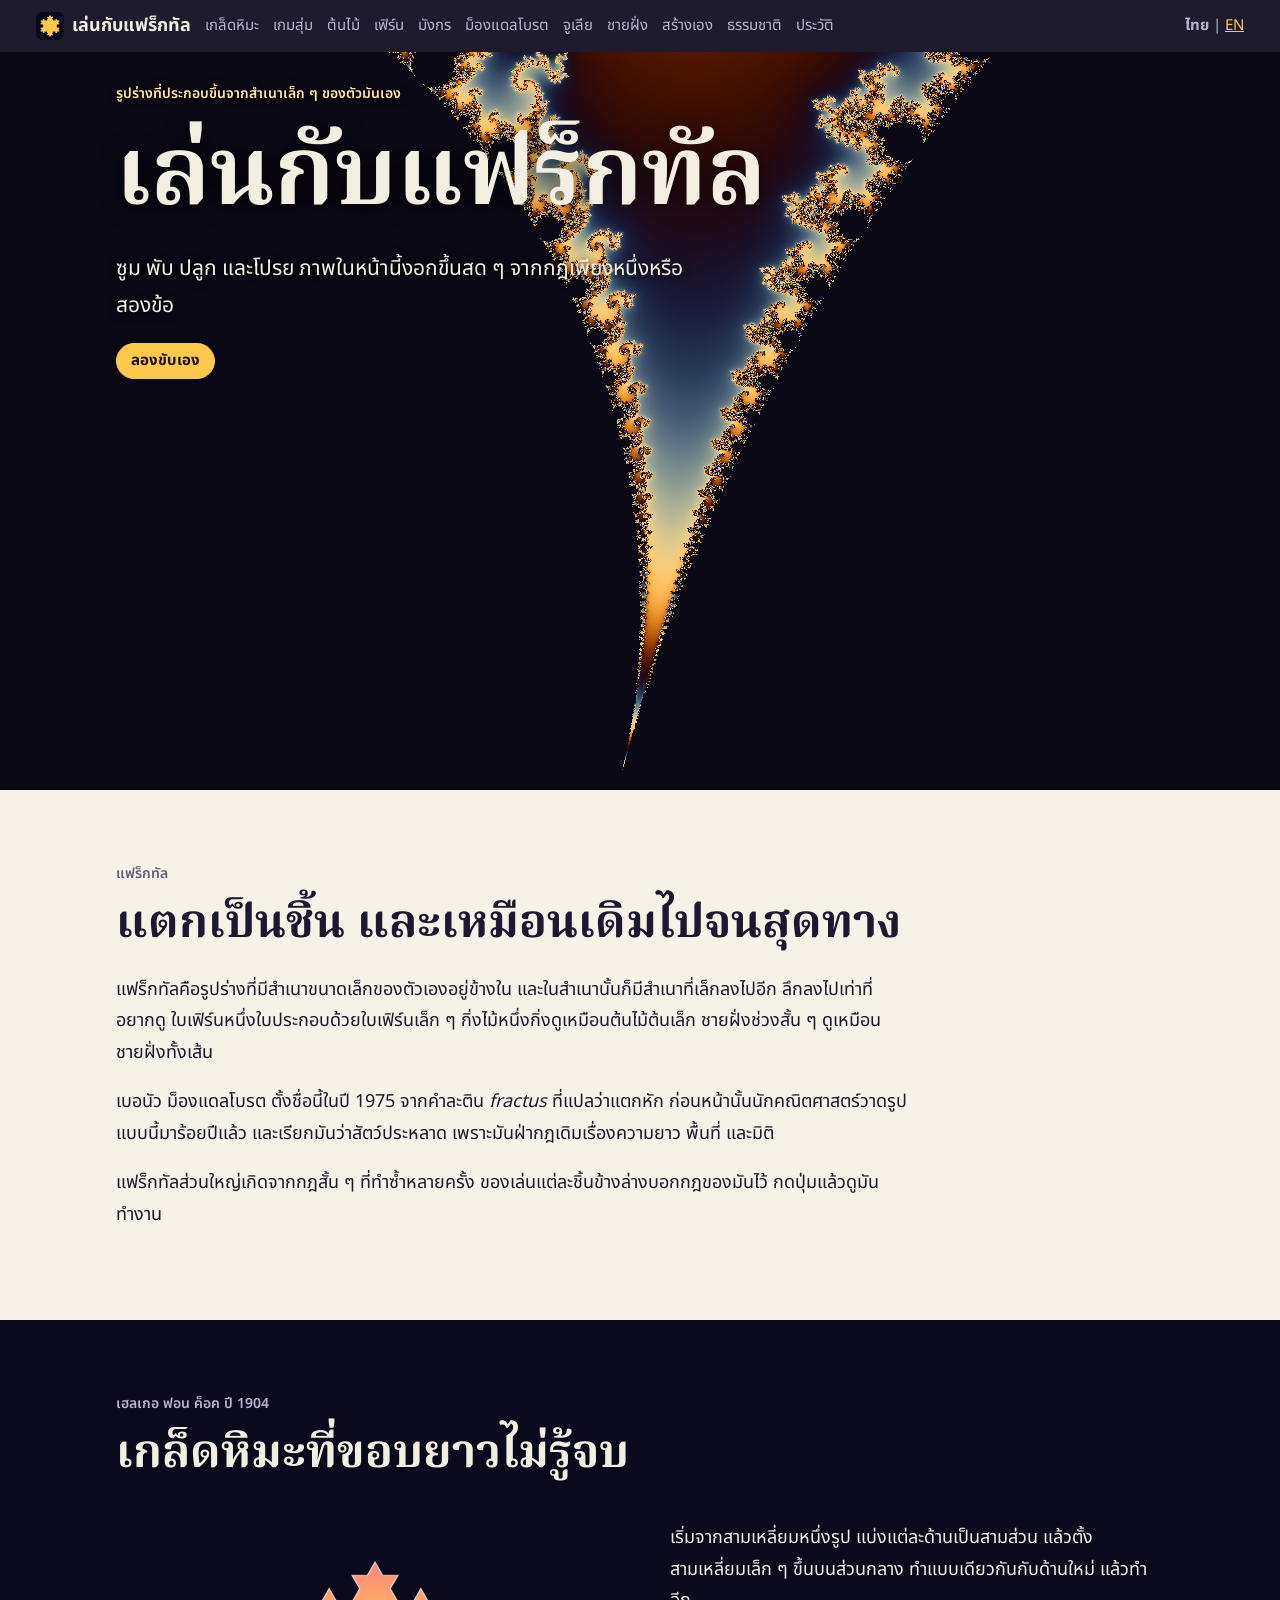
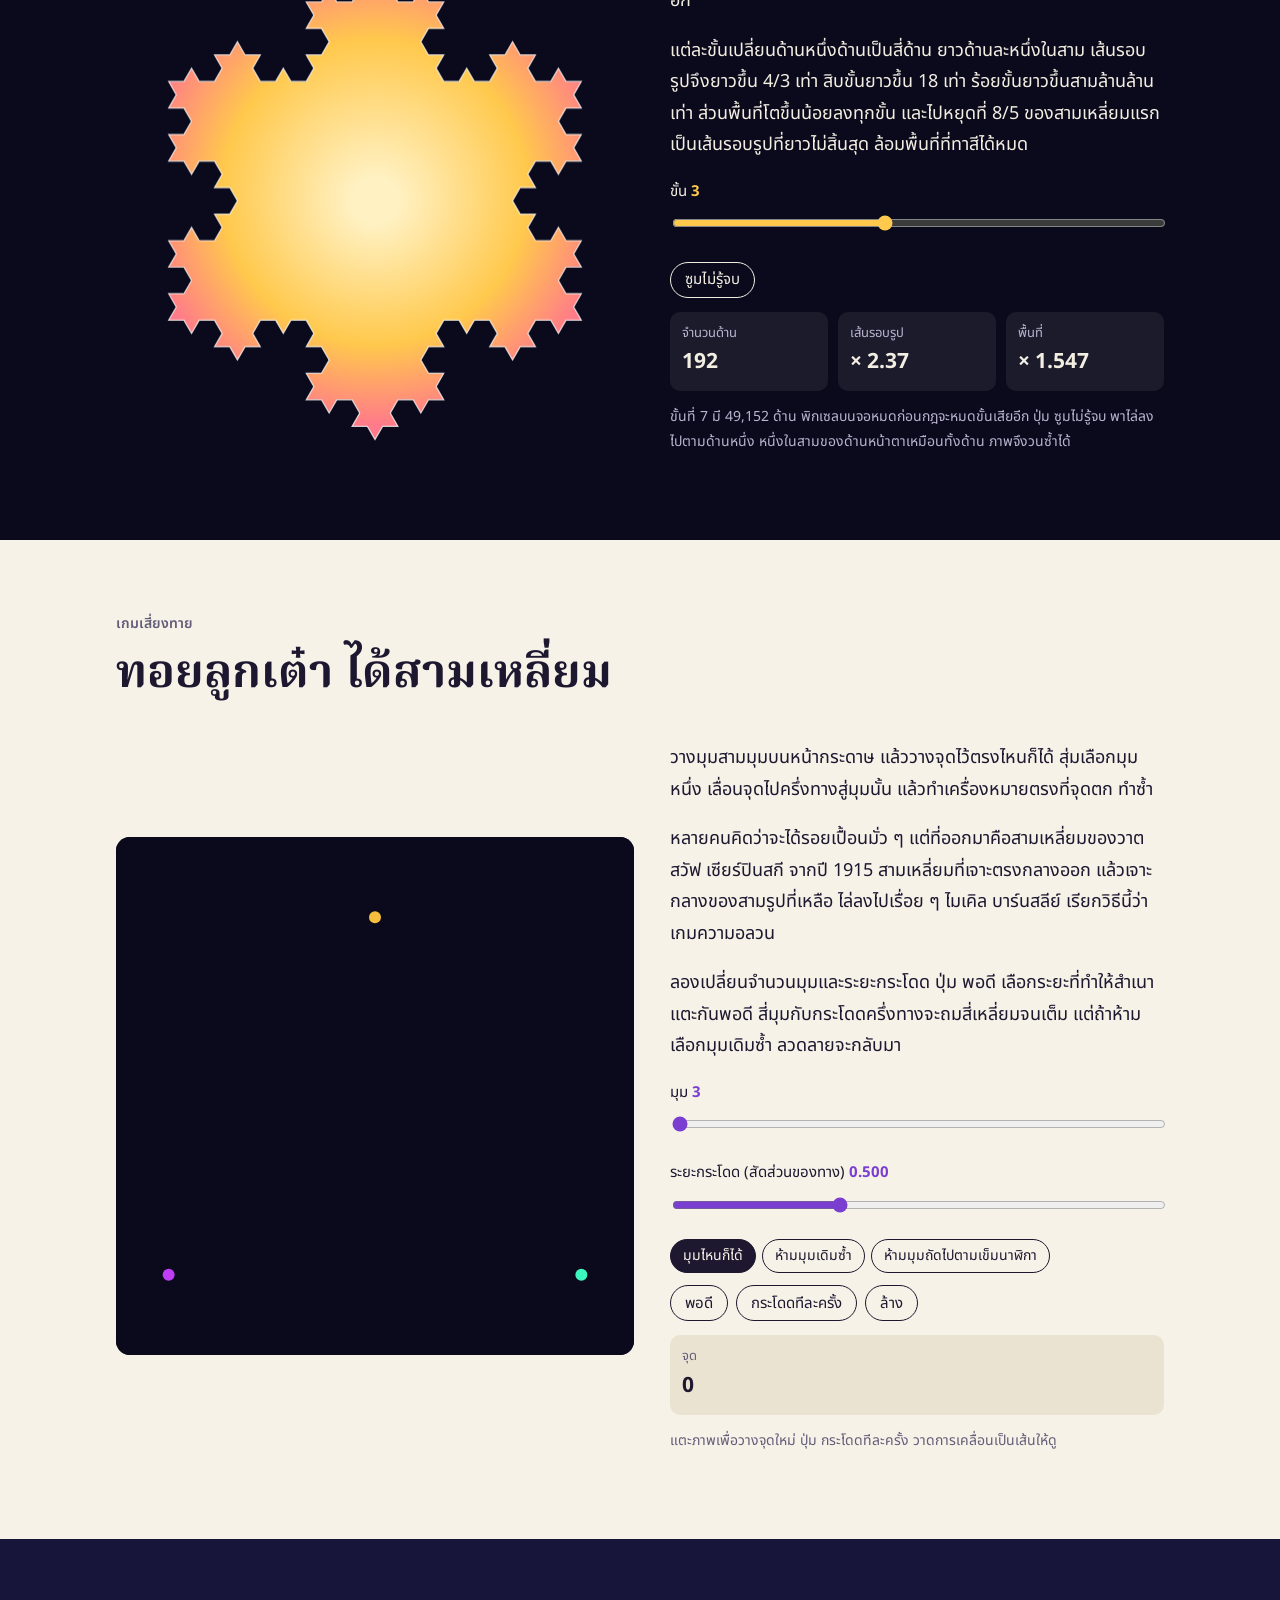
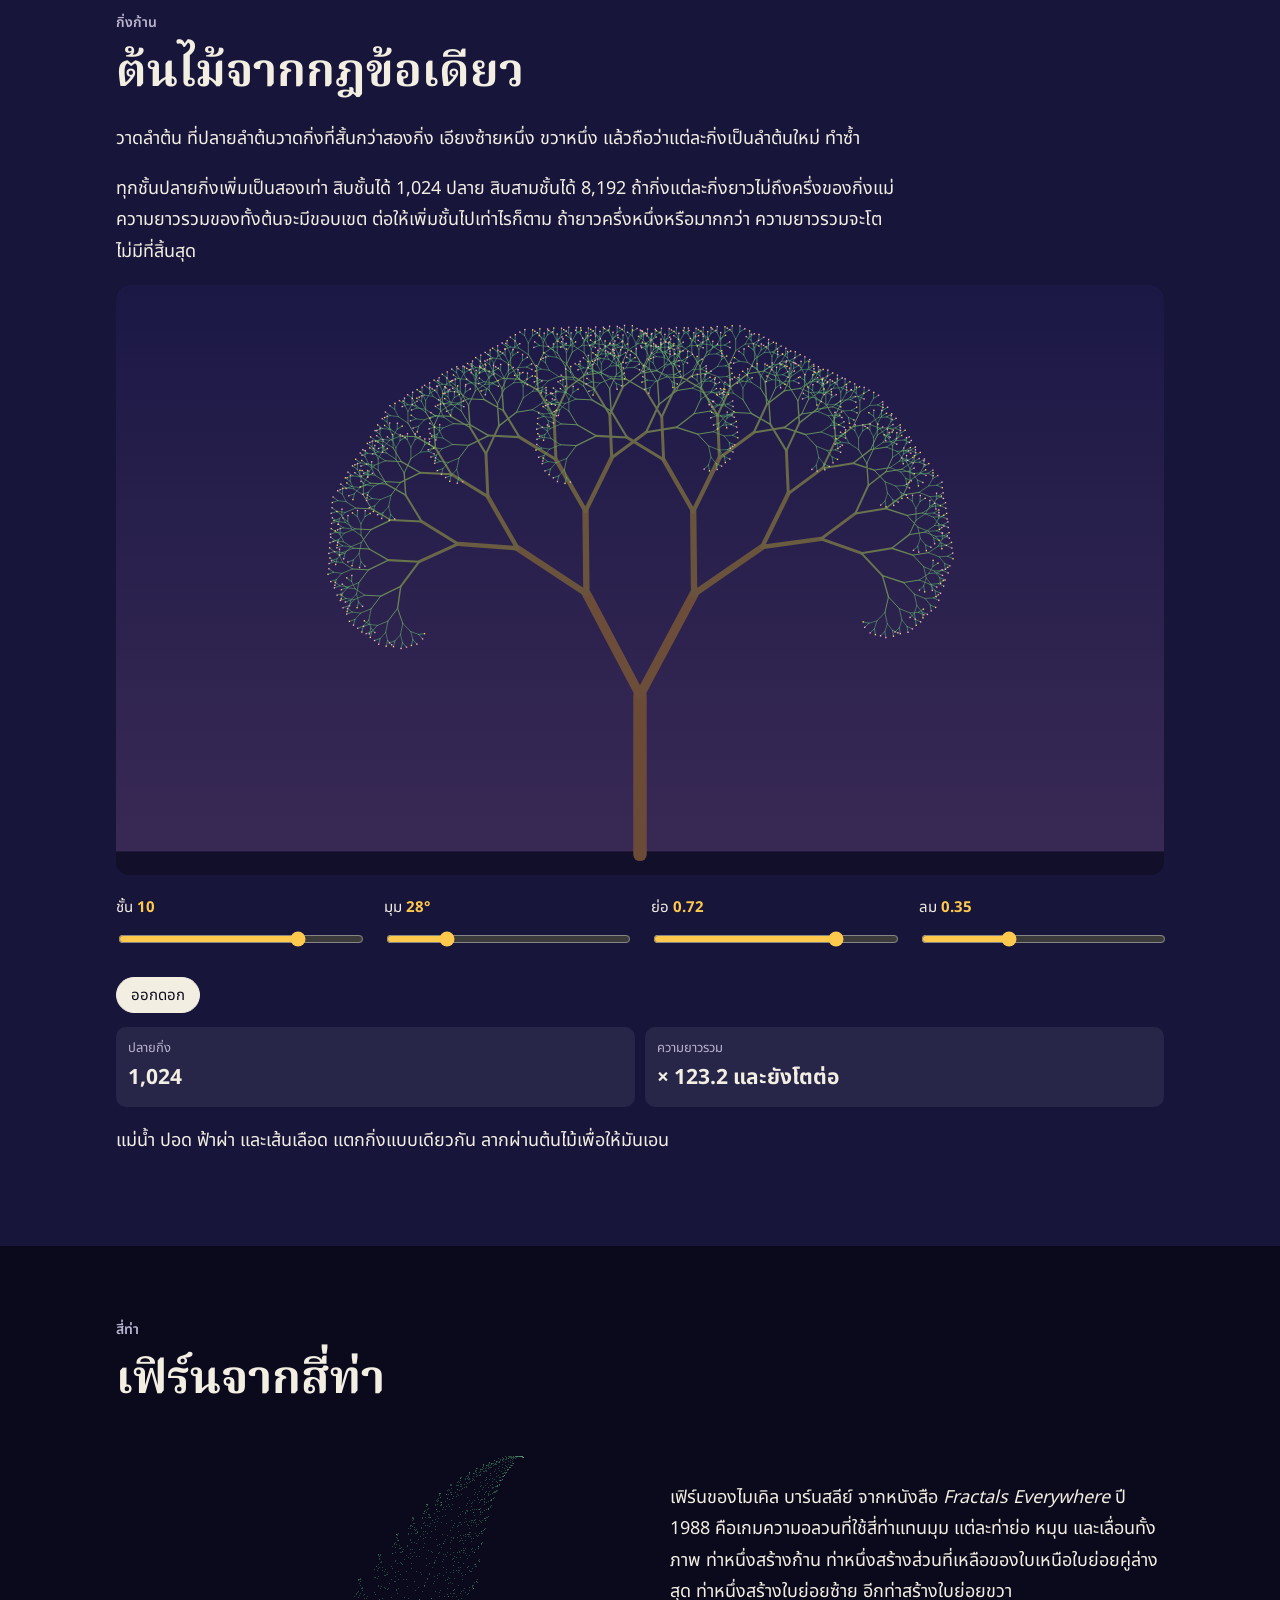
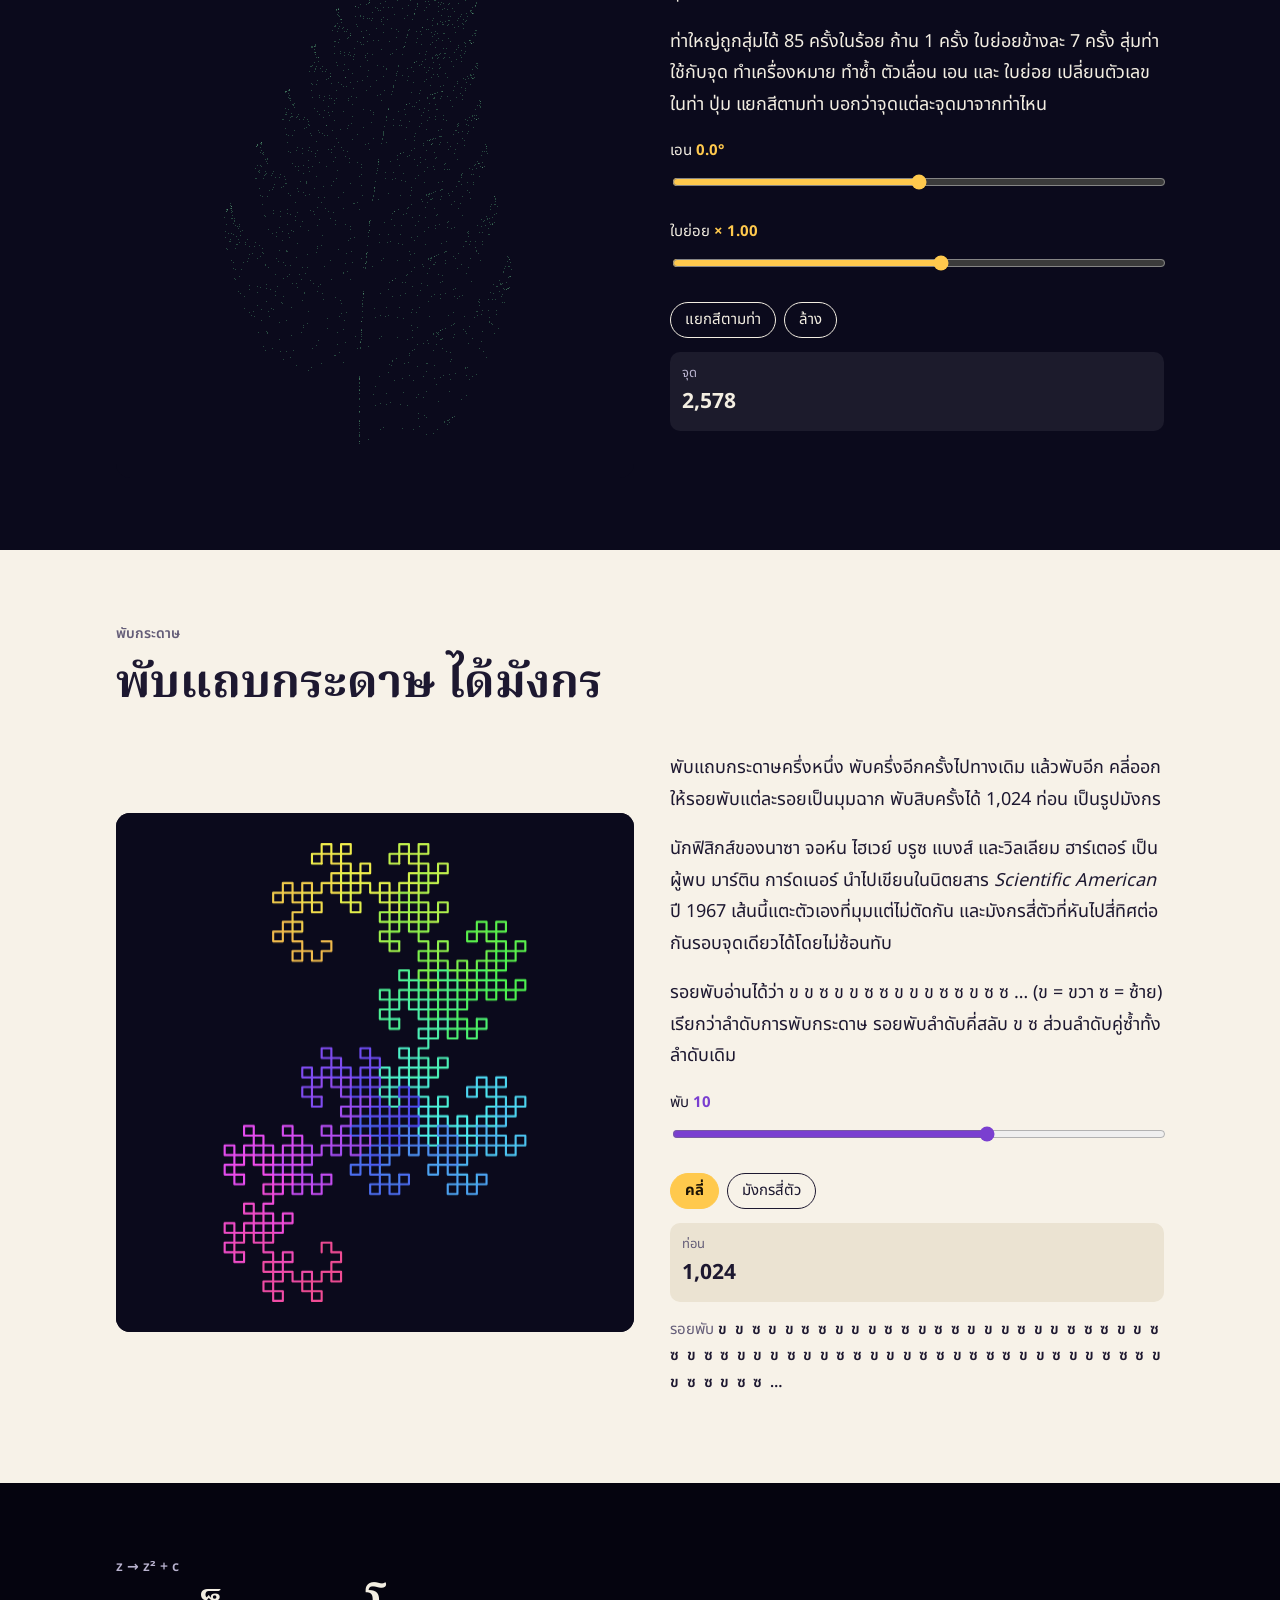
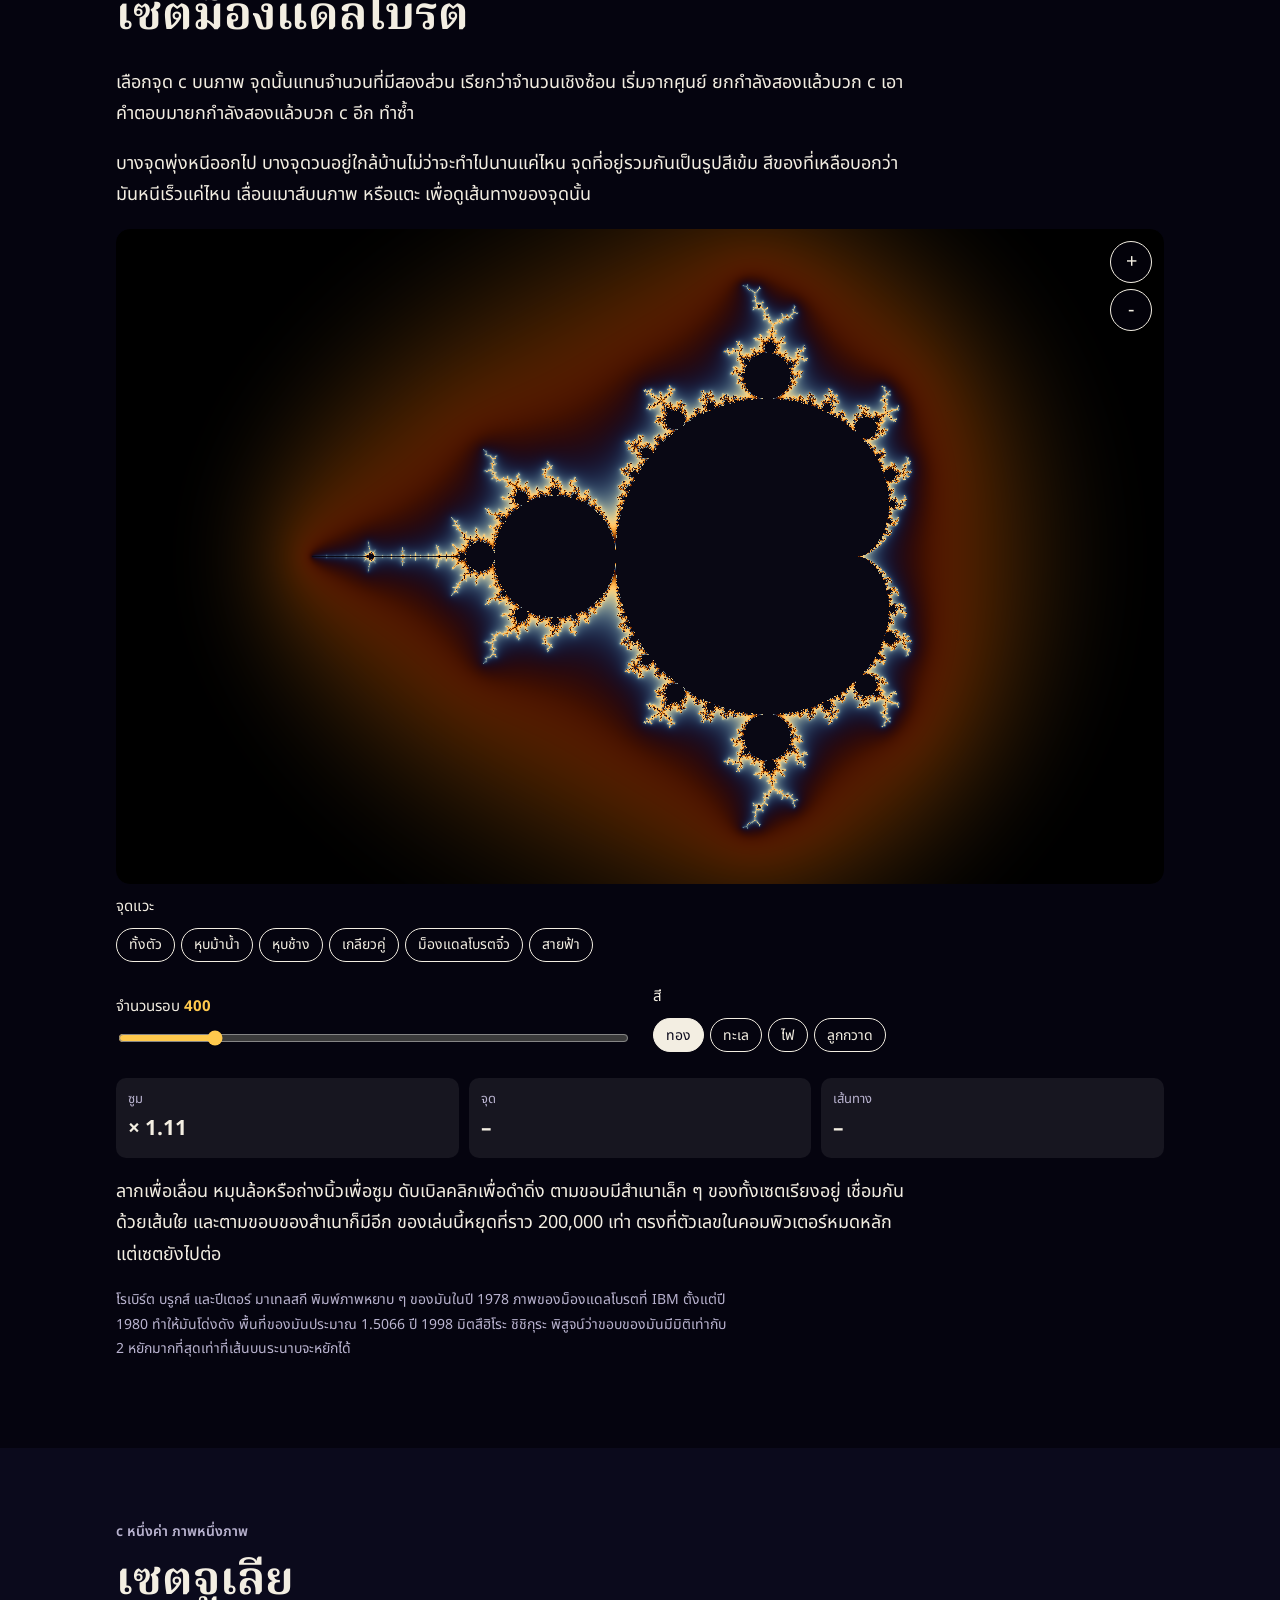
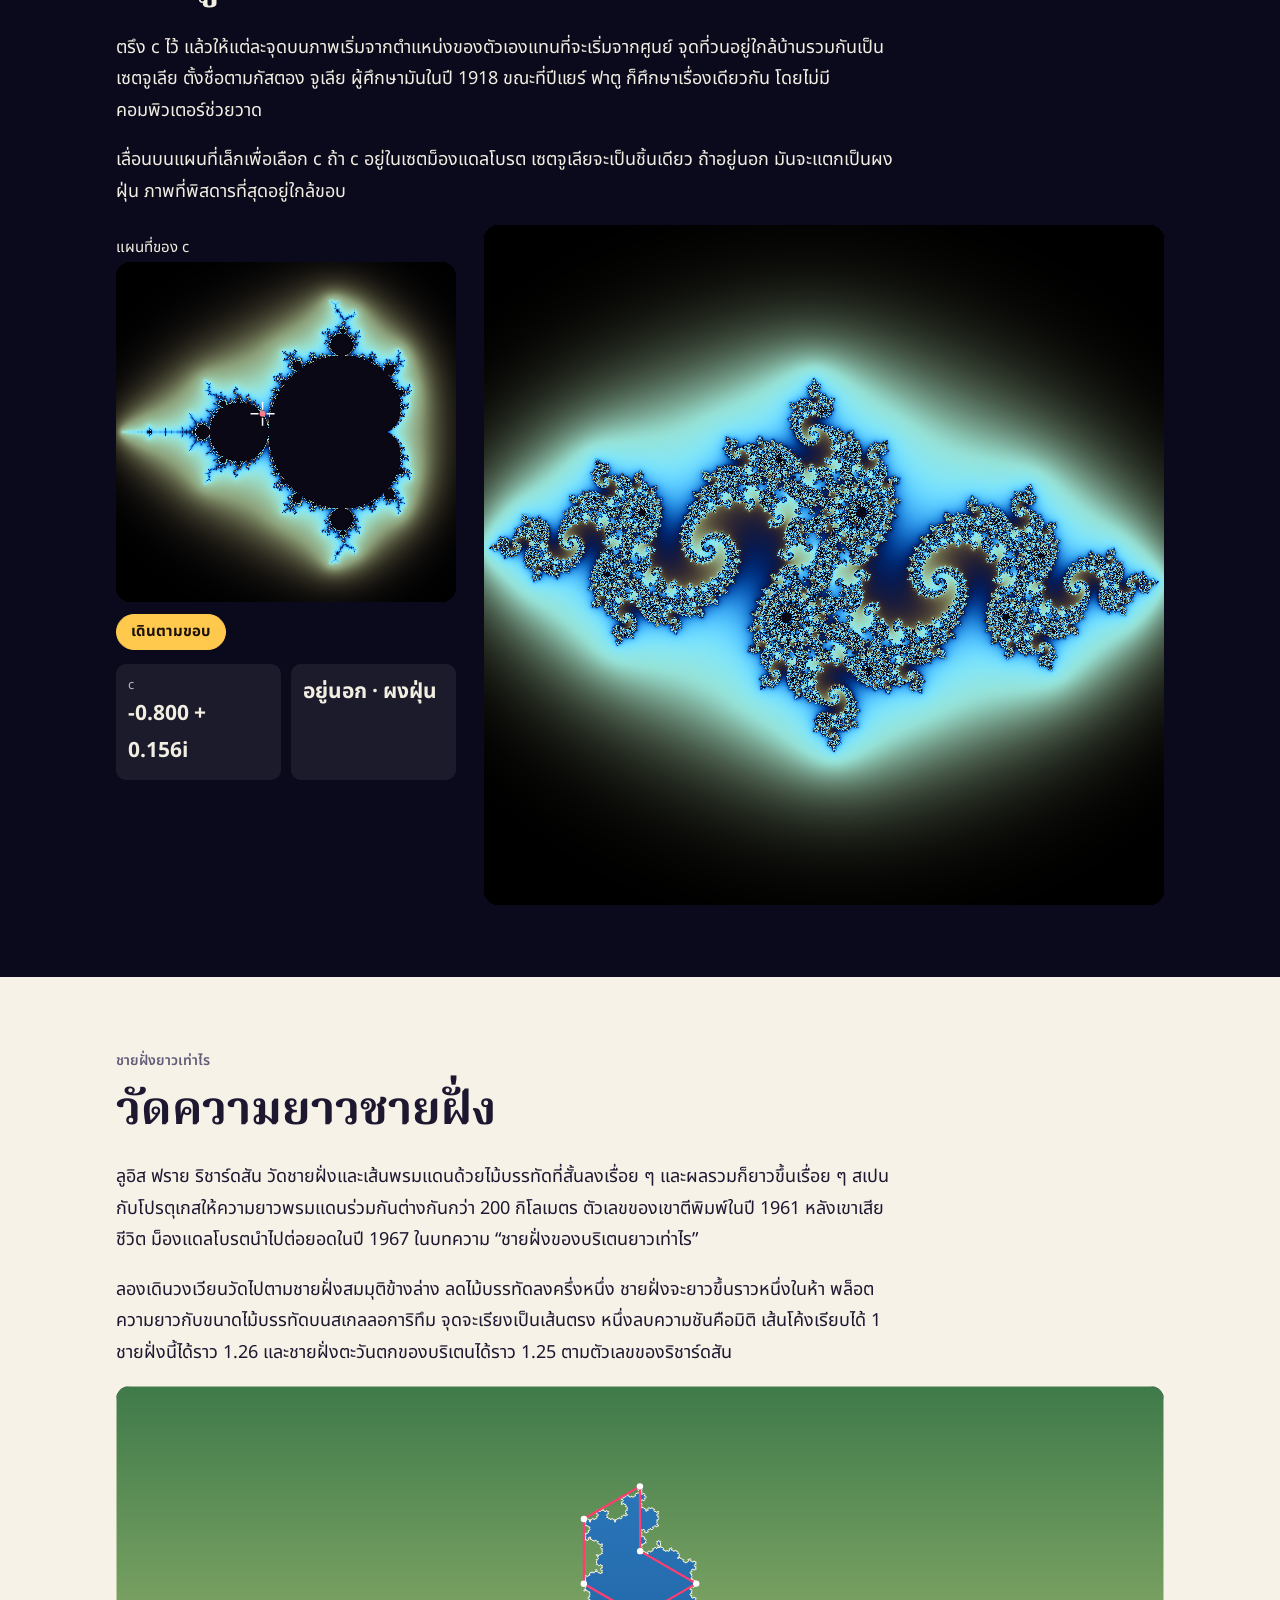
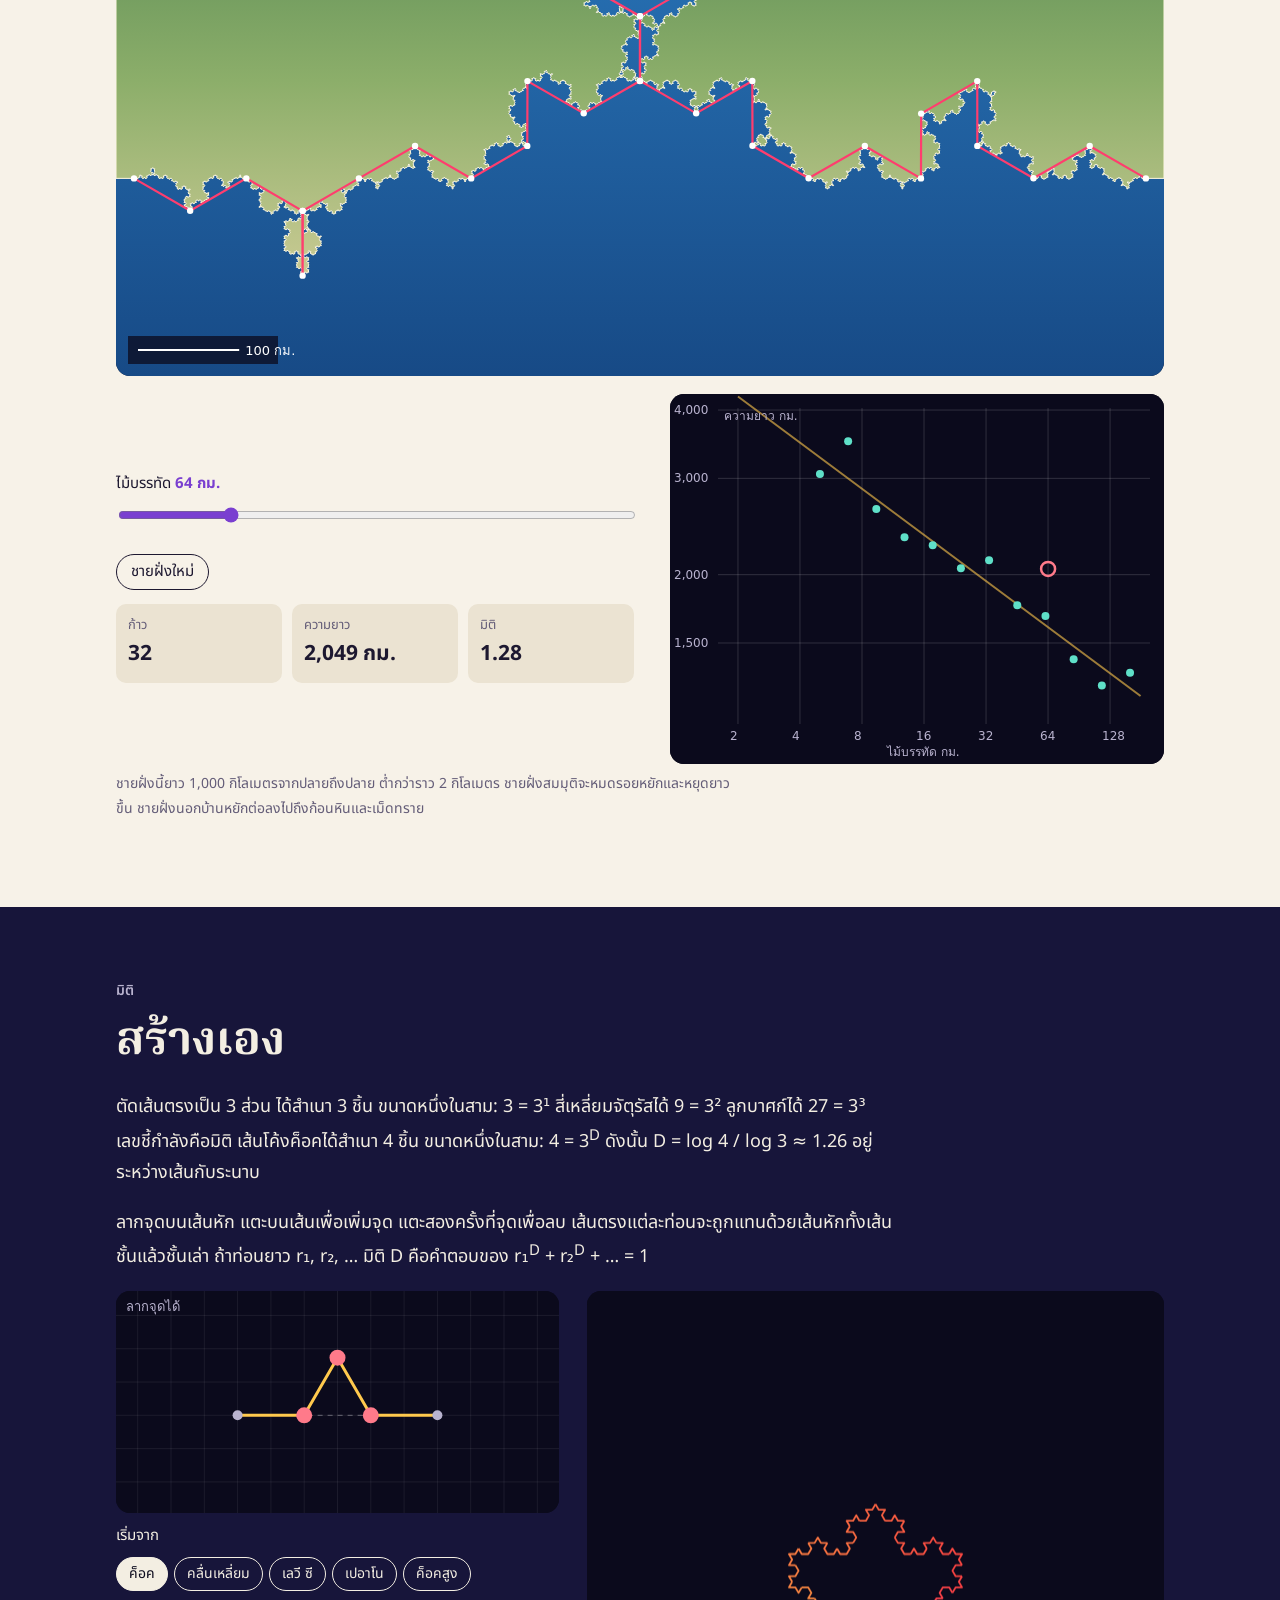
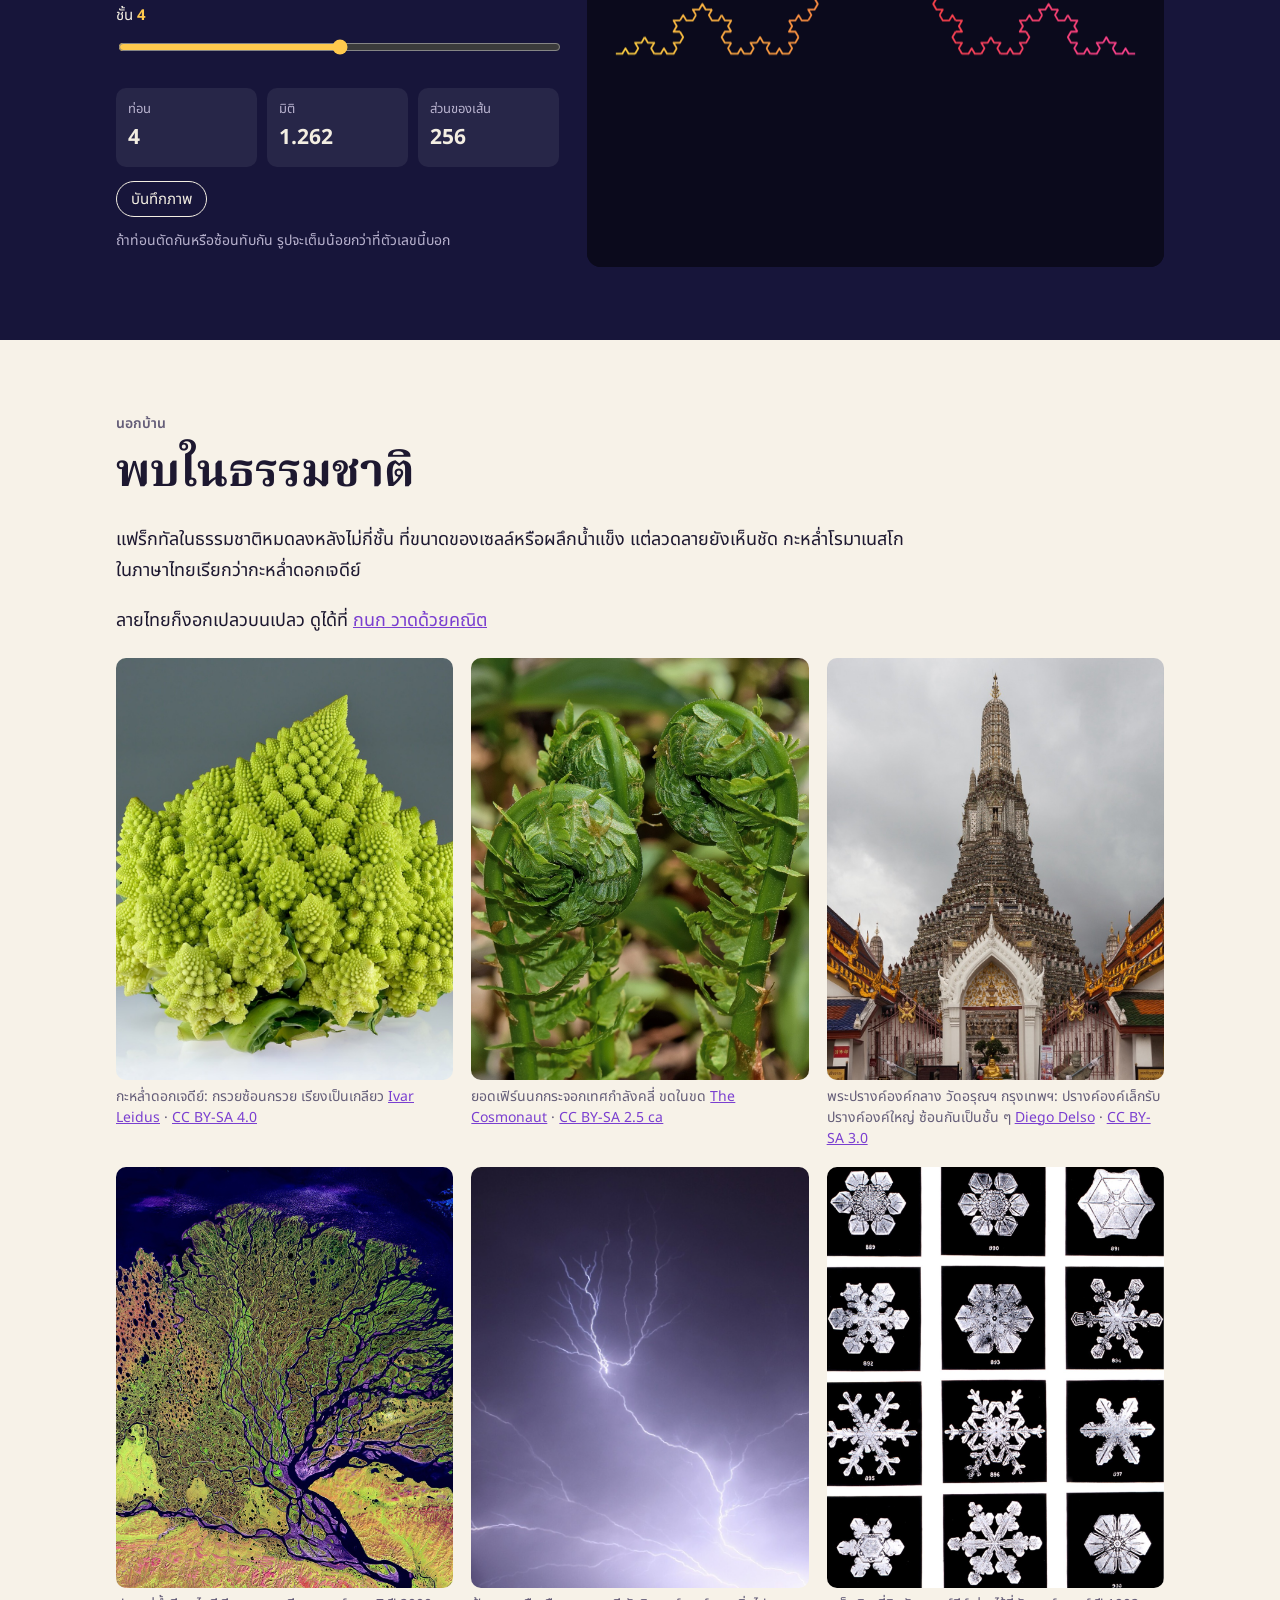
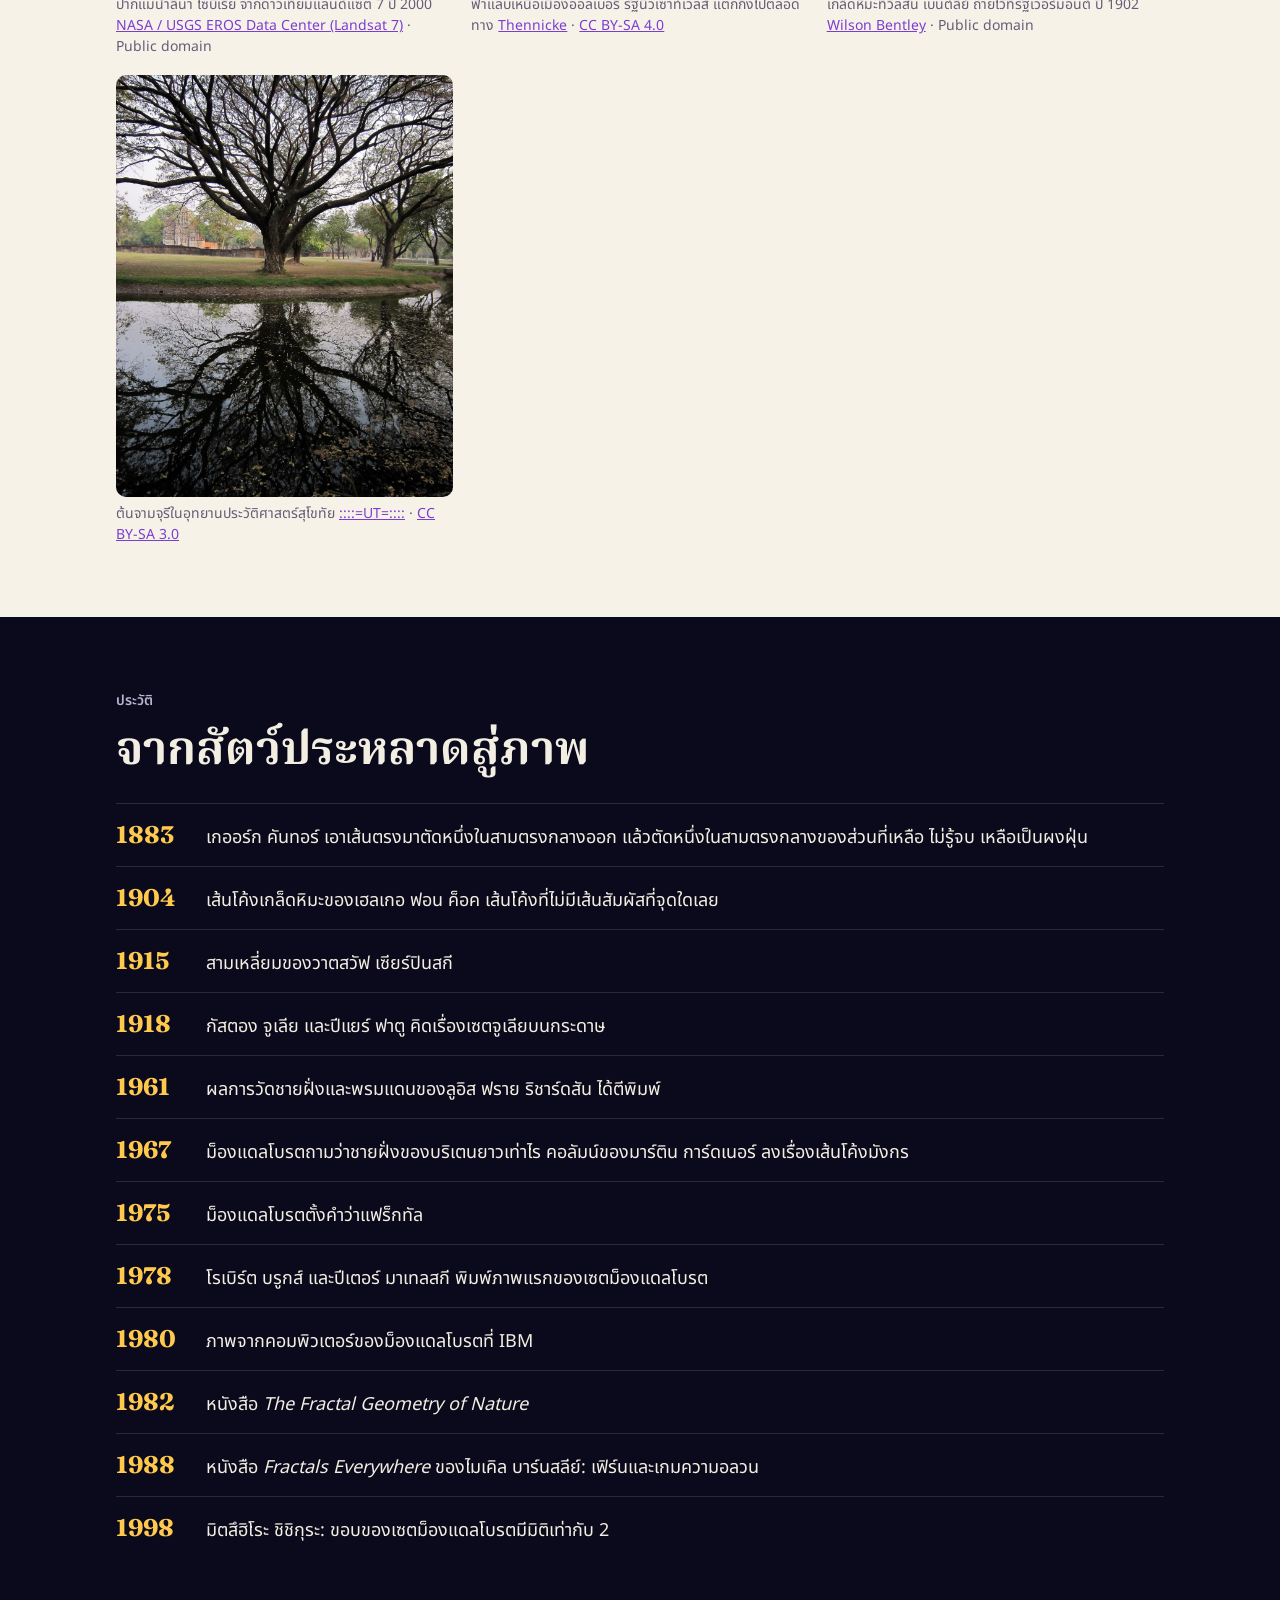
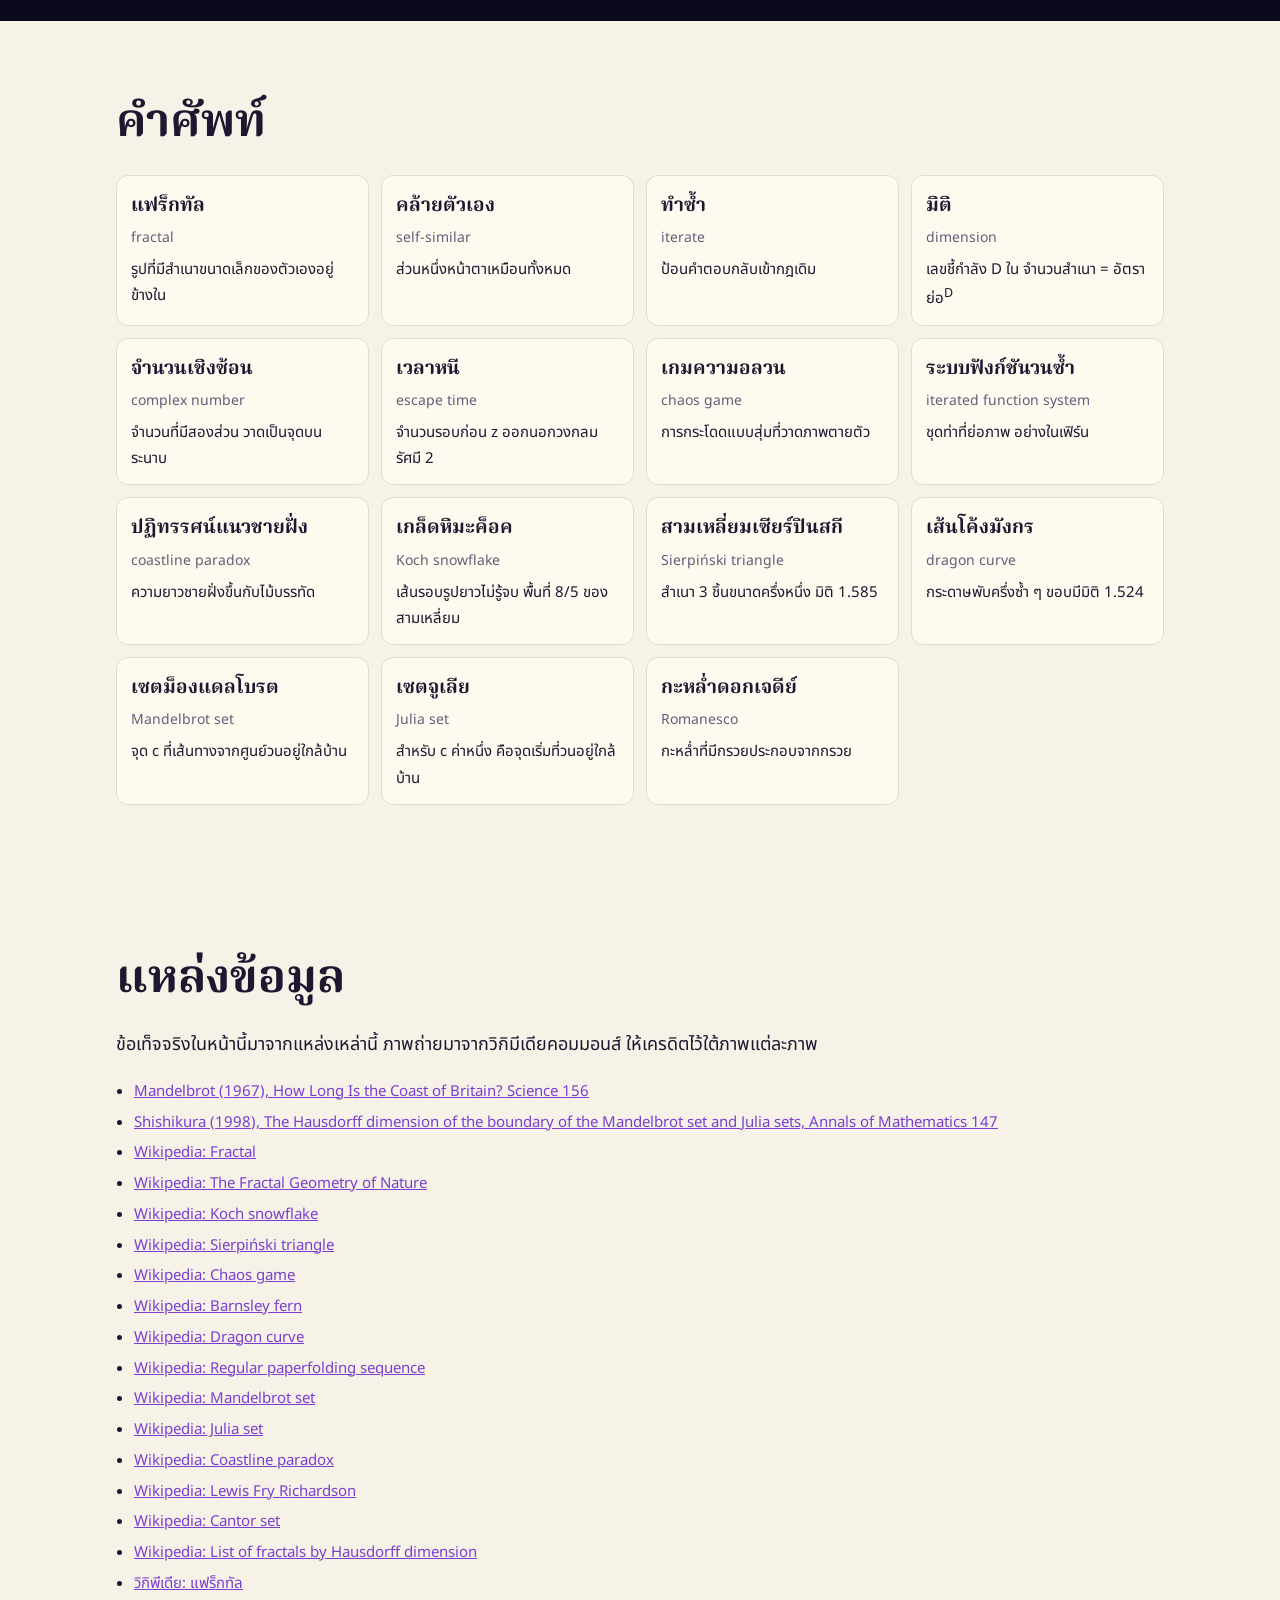
<file: docs/th/index.html>
<!doctype html><html lang="th" translate="no" class="notranslate"><head>
<meta charset="utf-8"><meta name="viewport" content="width=device-width,initial-scale=1">
<meta name="google" content="notranslate">
<script>if(/[.]translate[.]goog$/.test(location.hostname))location.replace("https://"+location.hostname.slice(0,-15).replace(/--/g,"~").replace(/-/g,".").replace(/~/g,"-")+location.pathname+location.search.replace(/([?&])_x_tr_[^&]*/g,"$1").replace(/[?&]+$/,"").replace(/[?]&+/,"?")+location.hash)</script>
<title>เล่นกับแฟร็กทัล · Play with Fractals</title>
<meta name="description" content="แฟร็กทัลให้เล่น วาดสด ๆ ตรงหน้า: เกล็ดหิมะค็อค เกมความอลวน ต้นไม้ เฟิร์นของบาร์นสลีย์ มังกรพับกระดาษ เซตม็องแดลโบรตและเซตจูเลีย ชายฝั่งให้ลองวัด และแฟร็กทัลของคุณเองพร้อมมิติ ภาษาไทยและอังกฤษ">
<meta name="theme-color" content="#0b0a1c">
<link rel="canonical" href="https://nanobotco.github.io/fractals/th/">
<link rel="alternate" hreflang="en" href="https://nanobotco.github.io/fractals/"><link rel="alternate" hreflang="th" href="https://nanobotco.github.io/fractals/th/"><link rel="alternate" hreflang="x-default" href="https://nanobotco.github.io/fractals/">
<meta property="og:type" content="website"><meta property="og:site_name" content="Play with Fractals · เล่นกับแฟร็กทัล">
<meta property="og:title" content="เล่นกับแฟร็กทัล"><meta property="og:description" content="แฟร็กทัลให้เล่น วาดสด ๆ ตรงหน้า: เกล็ดหิมะค็อค เกมความอลวน ต้นไม้ เฟิร์นของบาร์นสลีย์ มังกรพับกระดาษ เซตม็องแดลโบรตและเซตจูเลีย ชายฝั่งให้ลองวัด และแฟร็กทัลของคุณเองพร้อมมิติ ภาษาไทยและอังกฤษ">
<meta property="og:image" content="https://nanobotco.github.io/fractals/og/th.jpg"><meta property="og:image:width" content="1200"><meta property="og:image:height" content="630"><meta property="og:image:type" content="image/jpeg"><meta property="og:image:alt" content="Card: เล่นกับแฟร็กทัล, กะหล่ำดอกเจดีย์: กรวยซ้อนกรวย เรียงเป็นเกลียว"><meta name="twitter:card" content="summary_large_image"><meta name="twitter:image" content="https://nanobotco.github.io/fractals/og/th.jpg"><meta name="twitter:image:alt" content="Card: เล่นกับแฟร็กทัล, กะหล่ำดอกเจดีย์: กรวยซ้อนกรวย เรียงเป็นเกลียว"><meta property="og:url" content="https://nanobotco.github.io/fractals/th/">
<meta property="og:locale" content="th_TH"><meta property="og:locale:alternate" content="en_US">
<link rel="icon" href="../icon.svg" type="image/svg+xml">
<link rel="alternate" type="text/plain" href="https://nanobotco.github.io/fractals/llms.txt" title="llms.txt">
<link rel="preconnect" href="https://fonts.googleapis.com"><link rel="preconnect" href="https://fonts.gstatic.com" crossorigin>
<link href="https://fonts.googleapis.com/css2?family=Fraunces:opsz,wght@9..144,600;9..144,700&family=Noto+Sans+Thai:wght@400;600;700&family=Noto+Serif+Thai:wght@600;700&display=swap" rel="stylesheet">
<script>if(/[?&]card/.test(location.search))document.documentElement.classList.add("card")</script>
<style>:root{--night:#0b0a1c;--rock:#17153a;--ink:#f3eee2;--dim:#b9b3cf;--lamp:#ffc94d;--coral:#ff7a8a;--teal:#5fe0c8;--paper:#f7f2e8;--text:#1d1830;--mute:#645d78;--rule:#e3dccb}
*{box-sizing:border-box}
html{scroll-behavior:smooth;-webkit-text-size-adjust:100%}
body{margin:0;background:var(--paper);color:var(--text);font:17px/1.6 "Noto Sans Thai",system-ui,-apple-system,"Segoe UI",sans-serif;overflow-x:hidden}
html[lang=th] body{font-size:18px;line-height:1.75}
a{color:#7a3fd0}
h1,h2,h3{font-family:Fraunces,"Noto Serif Thai",Georgia,serif;font-weight:700;line-height:1.15;margin:0 0 .4em}
html[lang=th] h1,html[lang=th] h2,html[lang=th] h3{font-family:"Noto Serif Thai",Fraunces,serif;line-height:1.35}
h2{font-size:clamp(28px,4.6vw,46px)}
.in{max-width:1080px;margin:0 auto;padding:0 16px}
.kick{font-size:14px;letter-spacing:.06em;text-transform:uppercase;color:var(--mute);margin:0 0 .5em;font-weight:600}
html[lang=th] .kick{text-transform:none;letter-spacing:0}
.sec{padding:72px 0}
.sec p{max-width:44em}
.dark,.night,.rock{color:var(--ink)}
.dark{background:var(--night)}
.night{background:#05040f}
.rock{background:var(--rock)}
.dark a,.night a,.rock a{color:var(--lamp)}
.dark .kick,.night .kick,.rock .kick{color:var(--dim)}
canvas{display:block;width:100%;touch-action:pan-y}
.cv{border-radius:14px;background:var(--night)}
.cv.sq{aspect-ratio:1/1}
.cv.tall{aspect-ratio:4/5}
.cv.wide{aspect-ratio:16/9}
.cv.big{aspect-ratio:16/10;max-height:78vh}
.cv.ll{aspect-ratio:4/3}
.cv.gen{aspect-ratio:2/1}
.cv.mk{aspect-ratio:1/1}
.cv.jw{aspect-ratio:1/1}
@media (max-width:720px){.cv.wide,.cv.big{aspect-ratio:4/3}}
.note{font-size:14px;color:var(--mute);margin-top:.6em}
.dark .note,.night .note,.rock .note{color:var(--dim)}
header.top{position:sticky;top:0;z-index:20;background:rgba(11,10,28,.92);backdrop-filter:blur(8px);-webkit-backdrop-filter:blur(8px);color:var(--ink);transition:transform .25s}
header.top .in{display:flex;align-items:center;gap:14px;min-height:52px;max-width:1240px}
.brand{display:flex;align-items:center;gap:8px;color:var(--ink);text-decoration:none;font-weight:700;white-space:nowrap}
header.top nav{display:flex;gap:14px;overflow-x:auto;scrollbar-width:none;flex:1;font-size:15px}
header.top nav::-webkit-scrollbar{display:none}
header.top nav a{color:var(--dim);text-decoration:none;white-space:nowrap;padding:6px 0}
header.top nav a:hover{color:var(--lamp)}
.lang{white-space:nowrap;font-size:15px;color:var(--dim)}
.lang a{color:var(--lamp)}
body.nav-away header.top{transform:translateY(-100%)}
@media (max-width:720px){.brand span{display:none}}
.hero{position:relative;background:#05040f;color:var(--ink);overflow:hidden}
.hero canvas{height:min(82vh,760px);min-height:480px}
.hero-t{position:absolute;left:0;right:0;top:0;padding:30px 16px 0;max-width:1080px;margin:0 auto;pointer-events:none}
.hero-t h1{font-size:clamp(42px,8vw,96px);margin:0;text-shadow:0 2px 22px rgba(0,0,0,.75)}
.hero-t .kick{color:#ffe4a3;text-shadow:0 1px 8px #000}
.hero-t .lede{font-size:clamp(17px,2.2vw,21px);max-width:28em;text-shadow:0 1px 10px #000;margin:.4em 0 0}
.hero-t .go{pointer-events:auto;margin-top:18px}
.hero-t .go a{text-decoration:none;display:inline-block}
.pill{font:inherit;font-size:15px;border:1.5px solid currentColor;background:transparent;color:inherit;border-radius:999px;padding:6px 14px;cursor:pointer;min-height:36px;line-height:1.4}
.pill.hot{background:var(--lamp);color:#1b1206;border-color:var(--lamp);font-weight:700}
.pill[aria-pressed=true]{background:var(--ink);color:var(--night);border-color:var(--ink)}
.sec:not(.dark):not(.night):not(.rock) .pill[aria-pressed=true]{background:var(--text);color:var(--paper);border-color:var(--text)}
.btns{display:flex;flex-wrap:wrap;gap:8px;margin:12px 0}
.seg{display:flex;flex-wrap:wrap;gap:6px;margin:8px 0 12px}
.seg .pill{font-size:14px;padding:5px 12px;min-height:34px}
.two{display:grid;grid-template-columns:1.05fr 1fr;gap:36px;align-items:center}
@media (max-width:860px){.two{grid-template-columns:1fr}}
.ctl4{display:grid;grid-template-columns:repeat(auto-fit,minmax(200px,1fr));gap:4px 22px;margin-top:10px}
.ctl2{display:grid;grid-template-columns:repeat(auto-fit,minmax(260px,1fr));gap:4px 26px;align-items:end}
.jgrid{display:grid;grid-template-columns:minmax(0,1fr) minmax(0,2fr);gap:28px;margin-top:18px;align-items:start}
.mgrid{display:grid;grid-template-columns:minmax(0,1fr) minmax(0,1.3fr);gap:28px;margin-top:18px;align-items:start}
@media (max-width:860px){.jgrid,.mgrid{grid-template-columns:1fr}}
.stage{position:relative}
.stage .ov{position:absolute;inset:0;width:100%;height:100%;pointer-events:none}
#mandelcv{touch-action:none;cursor:grab}
#pickcv{touch-action:none;cursor:crosshair}
#gencv{touch-action:none;cursor:pointer}
#chaoscv{cursor:crosshair}
.zb{position:absolute;right:12px;top:12px;display:flex;flex-direction:column;gap:6px}
.zb .pill{background:rgba(5,4,15,.7);color:var(--ink);font-size:20px;width:42px;height:42px;padding:0}
.readout{display:grid;grid-template-columns:repeat(auto-fit,minmax(130px,1fr));gap:10px;margin:14px 0}
.readout div{background:rgba(255,255,255,.07);border-radius:10px;padding:10px 12px;min-width:0}
.sec:not(.dark):not(.night):not(.rock) .readout div{background:#ebe3d2}
.readout span{display:block;font-size:13px;color:var(--dim)}
.sec:not(.dark):not(.night):not(.rock) .readout span{color:var(--mute)}
.readout b{font-size:21px;font-variant-numeric:tabular-nums;overflow-wrap:anywhere}
input[type=range]{width:100%;accent-color:var(--lamp);min-height:32px}
.sec:not(.dark):not(.night):not(.rock) input[type=range]{accent-color:#7a3fd0}
label.lab,p.lab{display:block;font-size:15px;margin:10px 0 0}
label.lab b{font-variant-numeric:tabular-nums;color:var(--lamp)}
.sec:not(.dark):not(.night):not(.rock) label.lab b{color:#7a3fd0}
.creases{font-size:15px;overflow-wrap:anywhere;font-variant-numeric:tabular-nums}
.creases span{color:var(--mute)}
.creases b{letter-spacing:.12em;font-weight:600}
.ph{display:grid;grid-template-columns:repeat(auto-fit,minmax(280px,1fr));gap:18px;margin-top:22px}
.ph figure{margin:0}
.ph img{width:100%;height:auto;aspect-ratio:4/5;object-fit:cover;border-radius:10px;display:block;background:#ddd}
.ph figcaption{font-size:14px;color:var(--mute);margin-top:6px;line-height:1.5}
.tl{list-style:none;padding:0;margin:20px 0 0;display:grid;gap:10px}
.tl li{display:grid;grid-template-columns:4.2em 1fr;gap:14px;align-items:baseline;border-top:1px solid rgba(255,255,255,.12);padding-top:10px}
.tl b{font-family:Fraunces,Georgia,serif;font-size:24px;color:var(--lamp)}
.glos{display:grid;grid-template-columns:repeat(auto-fill,minmax(250px,1fr));gap:12px;margin-top:20px}
.glos div{background:#fffaf0;border:1px solid var(--rule);border-radius:12px;padding:12px 14px}
.glos b{display:block;font-size:19px;font-family:Fraunces,"Noto Serif Thai",serif}
.glos i{font-style:normal;color:var(--mute);font-size:14px}
.glos p{margin:.3em 0 0;font-size:15px}
.src{font-size:15px;padding-left:1.2em}
.src li{margin:.3em 0}
footer.bot{background:var(--night);color:var(--dim);padding:28px 0;font-size:14px}
footer.bot a{color:var(--lamp)}
.cardline{display:none;font-size:24px;color:#ffe4a3;margin-top:16px;text-shadow:0 1px 8px #000}
.cardline span{font-size:19px;color:var(--lamp)}
html.card header.top,html.card main>section:not(.hero),html.card footer,html.card .go,html.card .lede{display:none}
html.card .hero canvas{height:100vh;min-height:0}
html.card .hero-t{padding-top:52px;padding-left:60px;max-width:none}
html.card .hero-t h1{font-size:104px}
html.card .cardline{display:block}
@media (prefers-reduced-motion:reduce){html{scroll-behavior:auto}}
</style>
</head><body>
<header class="top"><div class="in"><a class="brand" href="#top"><img src="../icon.svg" width="28" height="28" alt=""><span>เล่นกับแฟร็กทัล</span></a>
<nav aria-label="หัวข้อ"><a href="#koch">เกล็ดหิมะ</a><a href="#chaos">เกมสุ่ม</a><a href="#tree">ต้นไม้</a><a href="#fern">เฟิร์น</a><a href="#dragon">มังกร</a><a href="#mandel">ม็องแดลโบรต</a><a href="#julia">จูเลีย</a><a href="#coast">ชายฝั่ง</a><a href="#make">สร้างเอง</a><a href="#nature">ธรรมชาติ</a><a href="#history">ประวัติ</a></nav>
<span class="lang"><b>ไทย</b> | <a href="../" hreflang="en">EN</a></span></div></header>
<main><section id="top" class="hero"><canvas id="scene" role="img" aria-label="เซตม็องแดลโบรต ค่อย ๆ ซูมเข้าไปในหุบม้าน้ำ"></canvas>
<div class="hero-t"><p class="kick">รูปร่างที่ประกอบขึ้นจากสำเนาเล็ก ๆ ของตัวมันเอง</p><h1>เล่นกับแฟร็กทัล</h1><p class="lede">ซูม พับ ปลูก และโปรย ภาพในหน้านี้งอกขึ้นสด ๆ จากกฎเพียงหนึ่งหรือสองข้อ</p>
<p class="go"><a class="pill hot" href="#mandel">ลองขับเอง</a></p>
<p class="cardline">Play with Fractals · ของเล่นเก้าชิ้น ภาษาไทยและอังกฤษ<br><span>nanobotco.github.io/fractals</span></p></div></section>
<section id="what" class="sec "><div class="in"><p class=kick>แฟร็กทัล</p><h2>แตกเป็นชิ้น และเหมือนเดิมไปจนสุดทาง</h2><p>แฟร็กทัลคือรูปร่างที่มีสำเนาขนาดเล็กของตัวเองอยู่ข้างใน และในสำเนานั้นก็มีสำเนาที่เล็กลงไปอีก ลึกลงไปเท่าที่อยากดู ใบเฟิร์นหนึ่งใบประกอบด้วยใบเฟิร์นเล็ก ๆ กิ่งไม้หนึ่งกิ่งดูเหมือนต้นไม้ต้นเล็ก ชายฝั่งช่วงสั้น ๆ ดูเหมือนชายฝั่งทั้งเส้น</p><p>เบอนัว ม็องแดลโบรต ตั้งชื่อนี้ในปี 1975 จากคำละติน <i>fractus</i> ที่แปลว่าแตกหัก ก่อนหน้านั้นนักคณิตศาสตร์วาดรูปแบบนี้มาร้อยปีแล้ว และเรียกมันว่าสัตว์ประหลาด เพราะมันฝ่ากฎเดิมเรื่องความยาว พื้นที่ และมิติ</p><p>แฟร็กทัลส่วนใหญ่เกิดจากกฎสั้น ๆ ที่ทำซ้ำหลายครั้ง ของเล่นแต่ละชิ้นข้างล่างบอกกฎของมันไว้ กดปุ่มแล้วดูมันทำงาน</p></div></section>
<section id="koch" class="sec dark"><div class="in"><p class=kick>เฮลเกอ ฟอน ค็อค ปี 1904</p><h2>เกล็ดหิมะที่ขอบยาวไม่รู้จบ</h2><div class="two"><div><canvas id="kochcv" class="cv sq" role="img" aria-label="เกล็ดหิมะที่ขอบยาวไม่รู้จบ"></canvas></div>
<div><p>เริ่มจากสามเหลี่ยมหนึ่งรูป แบ่งแต่ละด้านเป็นสามส่วน แล้วตั้งสามเหลี่ยมเล็ก ๆ ขึ้นบนส่วนกลาง ทำแบบเดียวกันกับด้านใหม่ แล้วทำอีก</p><p>แต่ละขั้นเปลี่ยนด้านหนึ่งด้านเป็นสี่ด้าน ยาวด้านละหนึ่งในสาม เส้นรอบรูปจึงยาวขึ้น 4/3 เท่า สิบขั้นยาวขึ้น 18 เท่า ร้อยขั้นยาวขึ้นสามล้านล้านเท่า ส่วนพื้นที่โตขึ้นน้อยลงทุกขั้น และไปหยุดที่ 8/5 ของสามเหลี่ยมแรก เป็นเส้นรอบรูปที่ยาวไม่สิ้นสุด ล้อมพื้นที่ที่ทาสีได้หมด</p><label class="lab" for="klevel">ขั้น <b id="klevelv"></b></label><input id="klevel" type="range" min="0" max="7" step="1" value="3">
<div class="btns"><button id="kzoom" class="pill" type="button" aria-pressed="false">ซูมไม่รู้จบ</button></div>
<div class="readout"><div><span>จำนวนด้าน</span><b id="ksides">–</b></div><div><span>เส้นรอบรูป</span><b id="kout">–</b></div><div><span>พื้นที่</span><b id="karea">–</b></div></div><p class="note">ขั้นที่ 7 มี 49,152 ด้าน พิกเซลบนจอหมดก่อนกฎจะหมดขั้นเสียอีก ปุ่ม ซูมไม่รู้จบ พาไล่ลงไปตามด้านหนึ่ง หนึ่งในสามของด้านหน้าตาเหมือนทั้งด้าน ภาพจึงวนซ้ำได้</p></div></div></div></section>
<section id="chaos" class="sec "><div class="in"><p class=kick>เกมเสี่ยงทาย</p><h2>ทอยลูกเต๋า ได้สามเหลี่ยม</h2><div class="two"><div><canvas id="chaoscv" class="cv sq" role="img" aria-label="ทอยลูกเต๋า ได้สามเหลี่ยม"></canvas></div>
<div><p>วางมุมสามมุมบนหน้ากระดาษ แล้ววางจุดไว้ตรงไหนก็ได้ สุ่มเลือกมุมหนึ่ง เลื่อนจุดไปครึ่งทางสู่มุมนั้น แล้วทำเครื่องหมายตรงที่จุดตก ทำซ้ำ</p><p>หลายคนคิดว่าจะได้รอยเปื้อนมั่ว ๆ แต่ที่ออกมาคือสามเหลี่ยมของวาตสวัฟ เซียร์ปินสกี จากปี 1915 สามเหลี่ยมที่เจาะตรงกลางออก แล้วเจาะกลางของสามรูปที่เหลือ ไล่ลงไปเรื่อย ๆ ไมเคิล บาร์นสลีย์ เรียกวิธีนี้ว่าเกมความอลวน</p><p>ลองเปลี่ยนจำนวนมุมและระยะกระโดด ปุ่ม พอดี เลือกระยะที่ทำให้สำเนาแตะกันพอดี สี่มุมกับกระโดดครึ่งทางจะถมสี่เหลี่ยมจนเต็ม แต่ถ้าห้ามเลือกมุมเดิมซ้ำ ลวดลายจะกลับมา</p><label class="lab" for="gn">มุม <b id="gnv"></b></label><input id="gn" type="range" min="3" max="8" step="1" value="3"><label class="lab" for="gr">ระยะกระโดด (สัดส่วนของทาง) <b id="grv"></b></label><input id="gr" type="range" min="0.3" max="0.9" step="0.001" value="0.5">
<div class="seg" role="group"><button class="pill" type="button" data-rule="0" aria-pressed="true">มุมไหนก็ได้</button><button class="pill" type="button" data-rule="1" aria-pressed="false">ห้ามมุมเดิมซ้ำ</button><button class="pill" type="button" data-rule="2" aria-pressed="false">ห้ามมุมถัดไปตามเข็มนาฬิกา</button></div>
<div class="btns"><button id="gfit" class="pill" type="button">พอดี</button><button id="gstep" class="pill" type="button">กระโดดทีละครั้ง</button><button id="gclear" class="pill" type="button">ล้าง</button></div>
<div class="readout"><div><span>จุด</span><b id="gdots">–</b></div></div><p class="note">แตะภาพเพื่อวางจุดใหม่ ปุ่ม กระโดดทีละครั้ง วาดการเคลื่อนเป็นเส้นให้ดู</p></div></div></div></section>
<section id="tree" class="sec rock"><div class="in"><p class=kick>กิ่งก้าน</p><h2>ต้นไม้จากกฎข้อเดียว</h2><p>วาดลำต้น ที่ปลายลำต้นวาดกิ่งที่สั้นกว่าสองกิ่ง เอียงซ้ายหนึ่ง ขวาหนึ่ง แล้วถือว่าแต่ละกิ่งเป็นลำต้นใหม่ ทำซ้ำ</p><p>ทุกชั้นปลายกิ่งเพิ่มเป็นสองเท่า สิบชั้นได้ 1,024 ปลาย สิบสามชั้นได้ 8,192 ถ้ากิ่งแต่ละกิ่งยาวไม่ถึงครึ่งของกิ่งแม่ ความยาวรวมของทั้งต้นจะมีขอบเขต ต่อให้เพิ่มชั้นไปเท่าไรก็ตาม ถ้ายาวครึ่งหนึ่งหรือมากกว่า ความยาวรวมจะโตไม่มีที่สิ้นสุด</p>
<canvas id="treecv" class="cv wide" role="img" aria-label="ต้นไม้จากกฎข้อเดียว"></canvas>
<div class="ctl4"><div><label class="lab" for="tlev">ชั้น <b id="tlevv"></b></label><input id="tlev" type="range" min="1" max="13" step="1" value="10"></div><div><label class="lab" for="tang">มุม <b id="tangv"></b></label><input id="tang" type="range" min="0" max="120" step="1" value="28"></div><div><label class="lab" for="tshr">ย่อ <b id="tshrv"></b></label><input id="tshr" type="range" min="0.3" max="0.85" step="0.01" value="0.72"></div><div><label class="lab" for="twind">ลม <b id="twindv"></b></label><input id="twind" type="range" min="0" max="1" step="0.01" value="0.35"></div></div>
<div class="btns"><button id="tbloom" class="pill" type="button" aria-pressed="true">ออกดอก</button></div>
<div class="readout"><div><span>ปลายกิ่ง</span><b id="ttips">–</b></div><div><span>ความยาวรวม</span><b id="tlen">–</b></div></div><p>แม่น้ำ ปอด ฟ้าผ่า และเส้นเลือด แตกกิ่งแบบเดียวกัน ลากผ่านต้นไม้เพื่อให้มันเอน</p></div></section>
<section id="fern" class="sec dark"><div class="in"><p class=kick>สี่ท่า</p><h2>เฟิร์นจากสี่ท่า</h2><div class="two"><div><canvas id="ferncv" class="cv tall" role="img" aria-label="เฟิร์นจากสี่ท่า"></canvas></div>
<div><p>เฟิร์นของไมเคิล บาร์นสลีย์ จากหนังสือ <i>Fractals Everywhere</i> ปี 1988 คือเกมความอลวนที่ใช้สี่ท่าแทนมุม แต่ละท่าย่อ หมุน และเลื่อนทั้งภาพ ท่าหนึ่งสร้างก้าน ท่าหนึ่งสร้างส่วนที่เหลือของใบเหนือใบย่อยคู่ล่างสุด ท่าหนึ่งสร้างใบย่อยซ้าย อีกท่าสร้างใบย่อยขวา</p><p>ท่าใหญ่ถูกสุ่มได้ 85 ครั้งในร้อย ก้าน 1 ครั้ง ใบย่อยข้างละ 7 ครั้ง สุ่มท่า ใช้กับจุด ทำเครื่องหมาย ทำซ้ำ ตัวเลื่อน เอน และ ใบย่อย เปลี่ยนตัวเลขในท่า ปุ่ม แยกสีตามท่า บอกว่าจุดแต่ละจุดมาจากท่าไหน</p><label class="lab" for="flean">เอน <b id="fleanv"></b></label><input id="flean" type="range" min="-10" max="10" step="0.1" value="0"><label class="lab" for="fleaf">ใบย่อย <b id="fleafv"></b></label><input id="fleaf" type="range" min="0.4" max="1.5" step="0.01" value="1">
<div class="btns"><button id="fcol" class="pill" type="button" aria-pressed="false">แยกสีตามท่า</button><button id="fclear" class="pill" type="button">ล้าง</button></div>
<div class="readout"><div><span>จุด</span><b id="fdots">–</b></div></div></div></div></div></section>
<section id="dragon" class="sec "><div class="in"><p class=kick>พับกระดาษ</p><h2>พับแถบกระดาษ ได้มังกร</h2><div class="two"><div><canvas id="dragoncv" class="cv sq" role="img" aria-label="พับแถบกระดาษ ได้มังกร"></canvas></div>
<div><p>พับแถบกระดาษครึ่งหนึ่ง พับครึ่งอีกครั้งไปทางเดิม แล้วพับอีก คลี่ออกให้รอยพับแต่ละรอยเป็นมุมฉาก พับสิบครั้งได้ 1,024 ท่อน เป็นรูปมังกร</p><p>นักฟิสิกส์ของนาซา จอห์น ไฮเวย์ บรูซ แบงส์ และวิลเลียม ฮาร์เตอร์ เป็นผู้พบ มาร์ติน การ์ดเนอร์ นำไปเขียนในนิตยสาร <i>Scientific American</i> ปี 1967 เส้นนี้แตะตัวเองที่มุมแต่ไม่ตัดกัน และมังกรสี่ตัวที่หันไปสี่ทิศต่อกันรอบจุดเดียวได้โดยไม่ซ้อนทับ</p><p>รอยพับอ่านได้ว่า ข ข ซ ข ข ซ ซ ข ข ข ซ ซ ข ซ ซ … (ข = ขวา ซ = ซ้าย) เรียกว่าลำดับการพับกระดาษ รอยพับลำดับคี่สลับ ข ซ ส่วนลำดับคู่ซ้ำทั้งลำดับเดิม</p><label class="lab" for="dfold">พับ <b id="dfoldv"></b></label><input id="dfold" type="range" min="1" max="15" step="1" value="10">
<div class="btns"><button id="dunfold" class="pill hot" type="button">คลี่</button><button id="dfour" class="pill" type="button" aria-pressed="false">มังกรสี่ตัว</button></div>
<div class="readout"><div><span>ท่อน</span><b id="dpieces">–</b></div></div><p class="creases"><span>รอยพับ</span> <b id="dcre"></b></p></div></div></div></section>
<section id="mandel" class="sec night"><div class="in"><p class=kick>z → z² + c</p><h2>เซตม็องแดลโบรต</h2><p>เลือกจุด c บนภาพ จุดนั้นแทนจำนวนที่มีสองส่วน เรียกว่าจำนวนเชิงซ้อน เริ่มจากศูนย์ ยกกำลังสองแล้วบวก c เอาคำตอบมายกกำลังสองแล้วบวก c อีก ทำซ้ำ</p><p>บางจุดพุ่งหนีออกไป บางจุดวนอยู่ใกล้บ้านไม่ว่าจะทำไปนานแค่ไหน จุดที่อยู่รวมกันเป็นรูปสีเข้ม สีของที่เหลือบอกว่ามันหนีเร็วแค่ไหน เลื่อนเมาส์บนภาพ หรือแตะ เพื่อดูเส้นทางของจุดนั้น</p>
<div class="stage"><canvas id="mandelcv" class="cv wide big" role="img" aria-label="เซตม็องแดลโบรต"></canvas><canvas id="mandelov" class="ov" aria-hidden="true"></canvas>
<div class="zb"><button id="min" class="pill" type="button">+</button><button id="mout" class="pill" type="button">−</button></div></div>
<p class="lab">จุดแวะ</p><div class="seg" role="group"><button class="pill" type="button" data-place="0">ทั้งตัว</button><button class="pill" type="button" data-place="1">หุบม้าน้ำ</button><button class="pill" type="button" data-place="2">หุบช้าง</button><button class="pill" type="button" data-place="3">เกลียวคู่</button><button class="pill" type="button" data-place="4">ม็องแดลโบรตจิ๋ว</button><button class="pill" type="button" data-place="5">สายฟ้า</button></div>
<div class="ctl2"><div><label class="lab" for="msteps">จำนวนรอบ <b id="mstepsv"></b></label><input id="msteps" type="range" min="50" max="2000" step="10" value="400"></div><div><p class="lab">สี</p><div class="seg" role="group"><button class="pill" type="button" data-pal="gold" aria-pressed="true">ทอง</button><button class="pill" type="button" data-pal="sea" aria-pressed="false">ทะเล</button><button class="pill" type="button" data-pal="fire" aria-pressed="false">ไฟ</button><button class="pill" type="button" data-pal="candy" aria-pressed="false">ลูกกวาด</button></div></div></div>
<div class="readout"><div><span>ซูม</span><b id="mzoom">–</b></div><div><span>จุด</span><b id="mpt">–</b></div><div><span>เส้นทาง</span><b id="mpath">–</b></div></div>
<p>ลากเพื่อเลื่อน หมุนล้อหรือถ่างนิ้วเพื่อซูม ดับเบิลคลิกเพื่อดำดิ่ง ตามขอบมีสำเนาเล็ก ๆ ของทั้งเซตเรียงอยู่ เชื่อมกันด้วยเส้นใย และตามขอบของสำเนาก็มีอีก ของเล่นนี้หยุดที่ราว 200,000 เท่า ตรงที่ตัวเลขในคอมพิวเตอร์หมดหลัก แต่เซตยังไปต่อ</p><p class="note">โรเบิร์ต บรูกส์ และปีเตอร์ มาเทลสกี พิมพ์ภาพหยาบ ๆ ของมันในปี 1978 ภาพของม็องแดลโบรตที่ IBM ตั้งแต่ปี 1980 ทำให้มันโด่งดัง พื้นที่ของมันประมาณ 1.5066 ปี 1998 มิตสึฮิโระ ชิชิกุระ พิสูจน์ว่าขอบของมันมีมิติเท่ากับ 2 หยักมากที่สุดเท่าที่เส้นบนระนาบจะหยักได้</p></div></section>
<section id="julia" class="sec dark"><div class="in"><p class=kick>c หนึ่งค่า ภาพหนึ่งภาพ</p><h2>เซตจูเลีย</h2><p>ตรึง c ไว้ แล้วให้แต่ละจุดบนภาพเริ่มจากตำแหน่งของตัวเองแทนที่จะเริ่มจากศูนย์ จุดที่วนอยู่ใกล้บ้านรวมกันเป็นเซตจูเลีย ตั้งชื่อตามกัสตอง จูเลีย ผู้ศึกษามันในปี 1918 ขณะที่ปีแยร์ ฟาตู ก็ศึกษาเรื่องเดียวกัน โดยไม่มีคอมพิวเตอร์ช่วยวาด</p><p>เลื่อนบนแผนที่เล็กเพื่อเลือก c ถ้า c อยู่ในเซตม็องแดลโบรต เซตจูเลียจะเป็นชิ้นเดียว ถ้าอยู่นอก มันจะแตกเป็นผงฝุ่น ภาพที่พิสดารที่สุดอยู่ใกล้ขอบ</p>
<div class="jgrid"><div><p class="lab">แผนที่ของ c</p><div class="stage"><canvas id="pickcv" class="cv sq" role="img" aria-label="แผนที่ของ c"></canvas><canvas id="pickov" class="ov" aria-hidden="true"></canvas></div>
<div class="btns"><button id="jwalk" class="pill hot" type="button" aria-pressed="false">เดินตามขอบ</button></div><div class="readout"><div><span>c</span><b id="jc">–</b></div><div><span></span><b id="jkind">–</b></div></div></div>
<div><canvas id="juliacv" class="cv jw" role="img" aria-label="เซตจูเลีย"></canvas></div></div></div></section>
<section id="coast" class="sec "><div class="in"><p class=kick>ชายฝั่งยาวเท่าไร</p><h2>วัดความยาวชายฝั่ง</h2><p>ลูอิส ฟราย ริชาร์ดสัน วัดชายฝั่งและเส้นพรมแดนด้วยไม้บรรทัดที่สั้นลงเรื่อย ๆ และผลรวมก็ยาวขึ้นเรื่อย ๆ สเปนกับโปรตุเกสให้ความยาวพรมแดนร่วมกันต่างกันกว่า 200 กิโลเมตร ตัวเลขของเขาตีพิมพ์ในปี 1961 หลังเขาเสียชีวิต ม็องแดลโบรตนำไปต่อยอดในปี 1967 ในบทความ “ชายฝั่งของบริเตนยาวเท่าไร”</p><p>ลองเดินวงเวียนวัดไปตามชายฝั่งสมมุติข้างล่าง ลดไม้บรรทัดลงครึ่งหนึ่ง ชายฝั่งจะยาวขึ้นราวหนึ่งในห้า พล็อตความยาวกับขนาดไม้บรรทัดบนสเกลลอการิทึม จุดจะเรียงเป็นเส้นตรง หนึ่งลบความชันคือมิติ เส้นโค้งเรียบได้ 1 ชายฝั่งนี้ได้ราว 1.26 และชายฝั่งตะวันตกของบริเตนได้ราว 1.25 ตามตัวเลขของริชาร์ดสัน</p>
<canvas id="coastcv" class="cv wide" role="img" aria-label="วัดความยาวชายฝั่ง"></canvas>
<div class="two" style="margin-top:18px"><div><label class="lab" for="cruler">ไม้บรรทัด <b id="crulerv"></b></label><input id="cruler" type="range" min="0" max="1" step="0.001" value="0.209">
<div class="btns"><button id="cnew" class="pill" type="button">ชายฝั่งใหม่</button></div>
<div class="readout"><div><span>ก้าว</span><b id="csteps">–</b></div><div><span>ความยาว</span><b id="clen">–</b></div><div><span>มิติ</span><b id="cdim">–</b></div></div></div>
<div><canvas id="loglog" class="cv ll" role="img" aria-label="มิติ"></canvas></div></div><p class="note">ชายฝั่งนี้ยาว 1,000 กิโลเมตรจากปลายถึงปลาย ต่ำกว่าราว 2 กิโลเมตร ชายฝั่งสมมุติจะหมดรอยหยักและหยุดยาวขึ้น ชายฝั่งนอกบ้านหยักต่อลงไปถึงก้อนหินและเม็ดทราย</p></div></section>
<section id="make" class="sec rock"><div class="in"><p class=kick>มิติ</p><h2>สร้างเอง</h2><p>ตัดเส้นตรงเป็น 3 ส่วน ได้สำเนา 3 ชิ้น ขนาดหนึ่งในสาม: 3 = 3¹ สี่เหลี่ยมจัตุรัสได้ 9 = 3² ลูกบาศก์ได้ 27 = 3³ เลขชี้กำลังคือมิติ เส้นโค้งค็อคได้สำเนา 4 ชิ้น ขนาดหนึ่งในสาม: 4 = 3<sup>D</sup> ดังนั้น D = log 4 / log 3 ≈ 1.26 อยู่ระหว่างเส้นกับระนาบ</p><p>ลากจุดบนเส้นหัก แตะบนเส้นเพื่อเพิ่มจุด แตะสองครั้งที่จุดเพื่อลบ เส้นตรงแต่ละท่อนจะถูกแทนด้วยเส้นหักทั้งเส้น ชั้นแล้วชั้นเล่า ถ้าท่อนยาว r₁, r₂, … มิติ D คือคำตอบของ r₁<sup>D</sup> + r₂<sup>D</sup> + … = 1</p>
<div class="mgrid"><div><canvas id="gencv" class="cv gen" role="img" aria-label="ลากจุดได้"></canvas>
<p class="lab">เริ่มจาก</p><div class="seg" role="group"><button class="pill" type="button" data-pre="0" aria-pressed="true">ค็อค</button><button class="pill" type="button" data-pre="1" aria-pressed="false">คลื่นเหลี่ยม</button><button class="pill" type="button" data-pre="2" aria-pressed="false">เลวี ซี</button><button class="pill" type="button" data-pre="3" aria-pressed="false">เปอาโน</button><button class="pill" type="button" data-pre="4" aria-pressed="false">ค็อคสูง</button></div><label class="lab" for="ylev">ชั้น <b id="ylevv"></b></label><input id="ylev" type="range" min="0" max="8" step="1" value="4">
<div class="readout"><div><span>ท่อน</span><b id="ypieces">–</b></div><div><span>มิติ</span><b id="ydim">–</b></div><div><span>ส่วนของเส้น</span><b id="ysegs">–</b></div></div><div class="btns"><button id="ysave" class="pill" type="button">บันทึกภาพ</button></div><p class="note">ถ้าท่อนตัดกันหรือซ้อนทับกัน รูปจะเต็มน้อยกว่าที่ตัวเลขนี้บอก</p></div>
<div><canvas id="makecv" class="cv mk" role="img" aria-label="สร้างเอง"></canvas></div></div></div></section>
<section id="nature" class="sec "><div class="in"><p class=kick>นอกบ้าน</p><h2>พบในธรรมชาติ</h2><p>แฟร็กทัลในธรรมชาติหมดลงหลังไม่กี่ชั้น ที่ขนาดของเซลล์หรือผลึกน้ำแข็ง แต่ลวดลายยังเห็นชัด กะหล่ำโรมาเนสโกในภาษาไทยเรียกว่ากะหล่ำดอกเจดีย์</p><p>ลายไทยก็งอกเปลวบนเปลว ดูได้ที่ <a href="https://nanobotco.github.io/kranok/th/#nest">กนก วาดด้วยคณิต</a></p><div class="ph"><figure><img loading="lazy" src="../img/romanesco.jpg" width="1400" height="1120" alt="กะหล่ำดอกเจดีย์: กรวยซ้อนกรวย เรียงเป็นเกลียว"><figcaption>กะหล่ำดอกเจดีย์: กรวยซ้อนกรวย เรียงเป็นเกลียว <a href="https://commons.wikimedia.org/wiki/File:Romanesco_broccoli_(Brassica_oleracea).jpg">Ivar Leidus</a> · <a href="https://creativecommons.org/licenses/by-sa/4.0">CC BY-SA 4.0</a></figcaption></figure><figure><img loading="lazy" src="../img/fern.jpg" width="1400" height="1400" alt="ยอดเฟิร์นนกกระจอกเทศกำลังคลี่ ขดในขด"><figcaption>ยอดเฟิร์นนกกระจอกเทศกำลังคลี่ ขดในขด <a href="https://commons.wikimedia.org/wiki/File:Matteuccia_struthiopteris_fiddleheads.jpg">The Cosmonaut</a> · <a href="https://creativecommons.org/licenses/by-sa/2.5/ca/deed.en">CC BY-SA 2.5 ca</a></figcaption></figure><figure><img loading="lazy" src="../img/prang.jpg" width="910" height="1400" alt="พระปรางค์องค์กลาง วัดอรุณฯ กรุงเทพฯ: ปรางค์องค์เล็กรับปรางค์องค์ใหญ่ ซ้อนกันเป็นชั้น ๆ"><figcaption>พระปรางค์องค์กลาง วัดอรุณฯ กรุงเทพฯ: ปรางค์องค์เล็กรับปรางค์องค์ใหญ่ ซ้อนกันเป็นชั้น ๆ <a href="https://commons.wikimedia.org/wiki/File:Templo_Wat_Arun,_Bangkok,_Tailandia,_2013-08-22,_DD_28.jpg">Diego Delso</a> · <a href="https://creativecommons.org/licenses/by-sa/3.0">CC BY-SA 3.0</a></figcaption></figure><figure><img loading="lazy" src="../img/delta.jpg" width="1400" height="1400" alt="ปากแม่น้ำลีนา ไซบีเรีย จากดาวเทียมแลนด์แซต 7 ปี 2000"><figcaption>ปากแม่น้ำลีนา ไซบีเรีย จากดาวเทียมแลนด์แซต 7 ปี 2000 <a href="https://commons.wikimedia.org/wiki/File:Lena_River_Delta_-_Landsat_2000.jpg">NASA / USGS EROS Data Center (Landsat 7)</a> · Public domain</figcaption></figure><figure><img loading="lazy" src="../img/lightning.jpg" width="1400" height="933" alt="ฟ้าแลบเหนือเมืองออลเบอรี รัฐนิวเซาท์เวลส์ แตกกิ่งไปตลอดทาง"><figcaption>ฟ้าแลบเหนือเมืองออลเบอรี รัฐนิวเซาท์เวลส์ แตกกิ่งไปตลอดทาง <a href="https://commons.wikimedia.org/wiki/File:CC_lightning,_Albury_NSW.JPG">Thennicke</a> · <a href="https://creativecommons.org/licenses/by-sa/4.0">CC BY-SA 4.0</a></figcaption></figure><figure><img loading="lazy" src="../img/snowflake.jpg" width="1095" height="1400" alt="เกล็ดหิมะที่วิลสัน เบนต์ลีย์ ถ่ายไว้ที่รัฐเวอร์มอนต์ ปี 1902"><figcaption>เกล็ดหิมะที่วิลสัน เบนต์ลีย์ ถ่ายไว้ที่รัฐเวอร์มอนต์ ปี 1902 <a href="https://commons.wikimedia.org/wiki/File:SnowflakesWilsonBentley.jpg">Wilson Bentley</a> · Public domain</figcaption></figure><figure><img loading="lazy" src="../img/tree.jpg" width="1089" height="1400" alt="ต้นจามจุรีในอุทยานประวัติศาสตร์สุโขทัย"><figcaption>ต้นจามจุรีในอุทยานประวัติศาสตร์สุโขทัย <a href="https://commons.wikimedia.org/wiki/File:A_big_tree_(Albizia_saman)_@_Sukhothai_Historical_park_,_%E0%B8%95%E0%B9%89%E0%B8%99%E0%B8%88%E0%B8%B2%E0%B8%A1%E0%B8%88%E0%B8%B8%E0%B8%A3%E0%B8%B5_-_panoramio.jpg">::::=UT=::::</a> · <a href="https://creativecommons.org/licenses/by-sa/3.0">CC BY-SA 3.0</a></figcaption></figure></div></div></section>
<section id="history" class="sec dark"><div class="in"><p class=kick>ประวัติ</p><h2>จากสัตว์ประหลาดสู่ภาพ</h2><ol class="tl"><li><b>1883</b><span>เกออร์ก คันทอร์ เอาเส้นตรงมาตัดหนึ่งในสามตรงกลางออก แล้วตัดหนึ่งในสามตรงกลางของส่วนที่เหลือ ไม่รู้จบ เหลือเป็นผงฝุ่น</span></li><li><b>1904</b><span>เส้นโค้งเกล็ดหิมะของเฮลเกอ ฟอน ค็อค เส้นโค้งที่ไม่มีเส้นสัมผัสที่จุดใดเลย</span></li><li><b>1915</b><span>สามเหลี่ยมของวาตสวัฟ เซียร์ปินสกี</span></li><li><b>1918</b><span>กัสตอง จูเลีย และปีแยร์ ฟาตู คิดเรื่องเซตจูเลียบนกระดาษ</span></li><li><b>1961</b><span>ผลการวัดชายฝั่งและพรมแดนของลูอิส ฟราย ริชาร์ดสัน ได้ตีพิมพ์</span></li><li><b>1967</b><span>ม็องแดลโบรตถามว่าชายฝั่งของบริเตนยาวเท่าไร คอลัมน์ของมาร์ติน การ์ดเนอร์ ลงเรื่องเส้นโค้งมังกร</span></li><li><b>1975</b><span>ม็องแดลโบรตตั้งคำว่าแฟร็กทัล</span></li><li><b>1978</b><span>โรเบิร์ต บรูกส์ และปีเตอร์ มาเทลสกี พิมพ์ภาพแรกของเซตม็องแดลโบรต</span></li><li><b>1980</b><span>ภาพจากคอมพิวเตอร์ของม็องแดลโบรตที่ IBM</span></li><li><b>1982</b><span>หนังสือ <i>The Fractal Geometry of Nature</i></span></li><li><b>1988</b><span>หนังสือ <i>Fractals Everywhere</i> ของไมเคิล บาร์นสลีย์: เฟิร์นและเกมความอลวน</span></li><li><b>1998</b><span>มิตสึฮิโระ ชิชิกุระ: ขอบของเซตม็องแดลโบรตมีมิติเท่ากับ 2</span></li></ol></div></section>
<section id="words" class="sec "><div class="in"><h2>คำศัพท์</h2><div class="glos"><div><b>แฟร็กทัล</b><i>fractal</i><p>รูปที่มีสำเนาขนาดเล็กของตัวเองอยู่ข้างใน</p></div><div><b>คล้ายตัวเอง</b><i>self-similar</i><p>ส่วนหนึ่งหน้าตาเหมือนทั้งหมด</p></div><div><b>ทำซ้ำ</b><i>iterate</i><p>ป้อนคำตอบกลับเข้ากฎเดิม</p></div><div><b>มิติ</b><i>dimension</i><p>เลขชี้กำลัง D ใน จำนวนสำเนา = อัตราย่อ<sup>D</sup></p></div><div><b>จำนวนเชิงซ้อน</b><i>complex number</i><p>จำนวนที่มีสองส่วน วาดเป็นจุดบนระนาบ</p></div><div><b>เวลาหนี</b><i>escape time</i><p>จำนวนรอบก่อน z ออกนอกวงกลมรัศมี 2</p></div><div><b>เกมความอลวน</b><i>chaos game</i><p>การกระโดดแบบสุ่มที่วาดภาพตายตัว</p></div><div><b>ระบบฟังก์ชันวนซ้ำ</b><i>iterated function system</i><p>ชุดท่าที่ย่อภาพ อย่างในเฟิร์น</p></div><div><b>ปฏิทรรศน์แนวชายฝั่ง</b><i>coastline paradox</i><p>ความยาวชายฝั่งขึ้นกับไม้บรรทัด</p></div><div><b>เกล็ดหิมะค็อค</b><i>Koch snowflake</i><p>เส้นรอบรูปยาวไม่รู้จบ พื้นที่ 8/5 ของสามเหลี่ยม</p></div><div><b>สามเหลี่ยมเซียร์ปินสกี</b><i>Sierpiński triangle</i><p>สำเนา 3 ชิ้นขนาดครึ่งหนึ่ง มิติ 1.585</p></div><div><b>เส้นโค้งมังกร</b><i>dragon curve</i><p>กระดาษพับครึ่งซ้ำ ๆ ขอบมีมิติ 1.524</p></div><div><b>เซตม็องแดลโบรต</b><i>Mandelbrot set</i><p>จุด c ที่เส้นทางจากศูนย์วนอยู่ใกล้บ้าน</p></div><div><b>เซตจูเลีย</b><i>Julia set</i><p>สำหรับ c ค่าหนึ่ง คือจุดเริ่มที่วนอยู่ใกล้บ้าน</p></div><div><b>กะหล่ำดอกเจดีย์</b><i>Romanesco</i><p>กะหล่ำที่มีกรวยประกอบจากกรวย</p></div></div></div></section>
<section id="sources" class="sec "><div class="in"><h2>แหล่งข้อมูล</h2><p>ข้อเท็จจริงในหน้านี้มาจากแหล่งเหล่านี้ ภาพถ่ายมาจากวิกิมีเดียคอมมอนส์ ให้เครดิตไว้ใต้ภาพแต่ละภาพ</p><ul class="src"><li><a href="https://doi.org/10.1126/science.156.3775.636">Mandelbrot (1967), How Long Is the Coast of Britain? Science 156</a></li><li><a href="https://doi.org/10.2307/121009">Shishikura (1998), The Hausdorff dimension of the boundary of the Mandelbrot set and Julia sets, Annals of Mathematics 147</a></li><li><a href="https://en.wikipedia.org/wiki/Fractal">Wikipedia: Fractal</a></li><li><a href="https://en.wikipedia.org/wiki/The_Fractal_Geometry_of_Nature">Wikipedia: The Fractal Geometry of Nature</a></li><li><a href="https://en.wikipedia.org/wiki/Koch_snowflake">Wikipedia: Koch snowflake</a></li><li><a href="https://en.wikipedia.org/wiki/Sierpi%C5%84ski_triangle">Wikipedia: Sierpiński triangle</a></li><li><a href="https://en.wikipedia.org/wiki/Chaos_game">Wikipedia: Chaos game</a></li><li><a href="https://en.wikipedia.org/wiki/Barnsley_fern">Wikipedia: Barnsley fern</a></li><li><a href="https://en.wikipedia.org/wiki/Dragon_curve">Wikipedia: Dragon curve</a></li><li><a href="https://en.wikipedia.org/wiki/Regular_paperfolding_sequence">Wikipedia: Regular paperfolding sequence</a></li><li><a href="https://en.wikipedia.org/wiki/Mandelbrot_set">Wikipedia: Mandelbrot set</a></li><li><a href="https://en.wikipedia.org/wiki/Julia_set">Wikipedia: Julia set</a></li><li><a href="https://en.wikipedia.org/wiki/Coastline_paradox">Wikipedia: Coastline paradox</a></li><li><a href="https://en.wikipedia.org/wiki/Lewis_Fry_Richardson">Wikipedia: Lewis Fry Richardson</a></li><li><a href="https://en.wikipedia.org/wiki/Cantor_set">Wikipedia: Cantor set</a></li><li><a href="https://en.wikipedia.org/wiki/List_of_fractals_by_Hausdorff_dimension">Wikipedia: List of fractals by Hausdorff dimension</a></li><li><a href="https://th.wikipedia.org/wiki/%E0%B9%81%E0%B8%9F%E0%B8%A3%E0%B9%87%E0%B8%81%E0%B8%97%E0%B8%B1%E0%B8%A5">วิกิพีเดีย: แฟร็กทัล</a></li><li><a href="https://th.wikipedia.org/wiki/%E0%B8%81%E0%B8%B0%E0%B8%AB%E0%B8%A5%E0%B9%88%E0%B8%B3%E0%B8%94%E0%B8%AD%E0%B8%81%E0%B9%80%E0%B8%88%E0%B8%94%E0%B8%B5%E0%B8%A2%E0%B9%8C">วิกิพีเดีย: กะหล่ำดอกเจดีย์</a></li><li><a href="https://commons.wikimedia.org/">Wikimedia Commons</a></li></ul></div></section>
</main><footer class="bot"><div class="in">ข้อความ CC BY 4.0, NaNoBotCo โค้ด MIT ภาพถ่ายใช้สัญญาอนุญาตของแต่ละภาพ · <a href="https://github.com/NaNoBotCo/fractals">GitHub</a> · <a href="https://motdang.net/">motdang.net</a> · <a href="https://hongdam.net/">hongdam.net</a></div></footer>
<script>window.UI={"growing": "และยังโตต่อ", "inside": "อยู่ใน", "outside": "อยู่นอก", "m_stays": "วนอยู่ใกล้บ้าน", "m_leaves": "หนีออกที่รอบ {n}", "j_one": "ชิ้นเดียว", "j_dust": "ผงฝุ่น", "d_R": "ข", "d_L": "ซ", "d_unfold": "คลี่", "km": "กม.", "c_axis_x": "ไม้บรรทัด กม.", "c_axis_y": "ความยาว กม.", "y_hint": "ลากจุดได้", "places": ["ทั้งตัว", "หุบม้าน้ำ", "หุบช้าง", "เกลียวคู่", "ม็องแดลโบรตจิ๋ว", "สายฟ้า"], "colours": ["ทอง", "ทะเล", "ไฟ", "ลูกกวาด"], "lang": "th"};</script>
<script src="../gl.js"></script><script src="../app.js"></script><script src="../top.js"></script>
</body></html>
</file>
